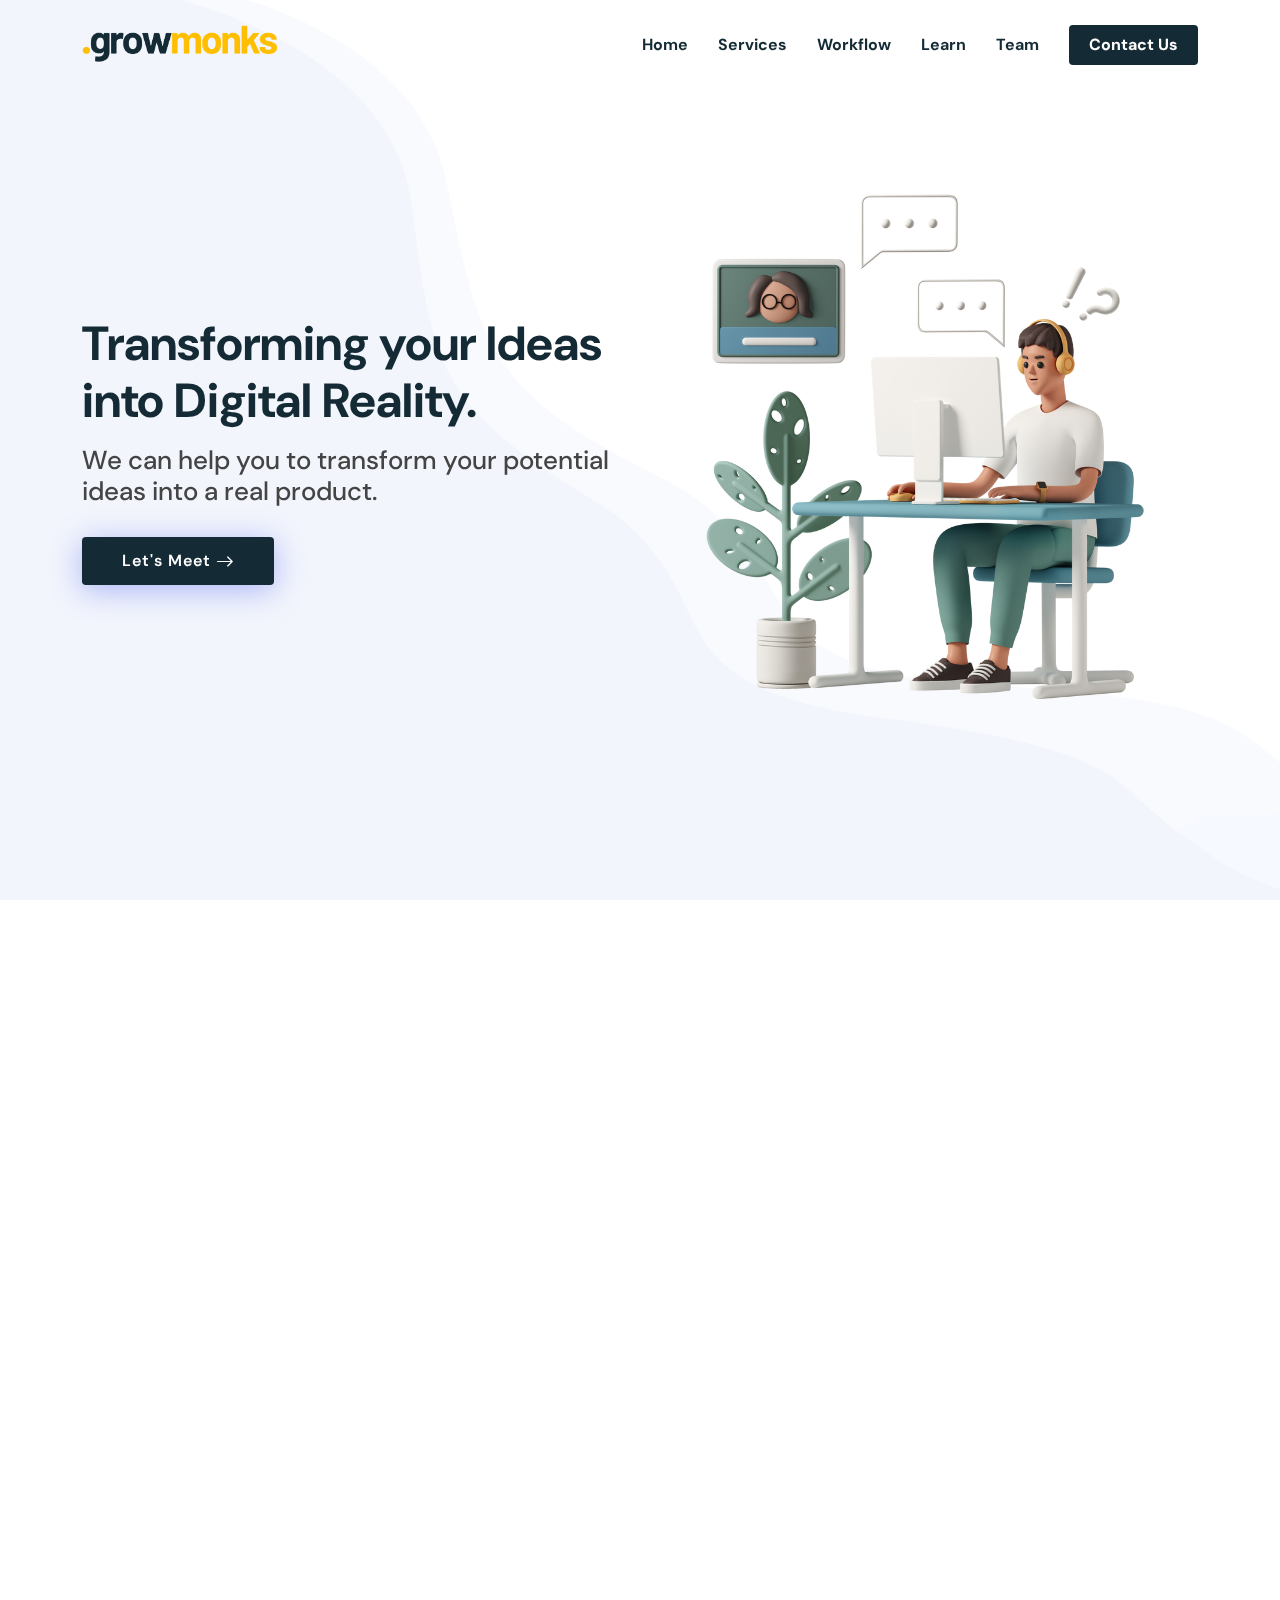
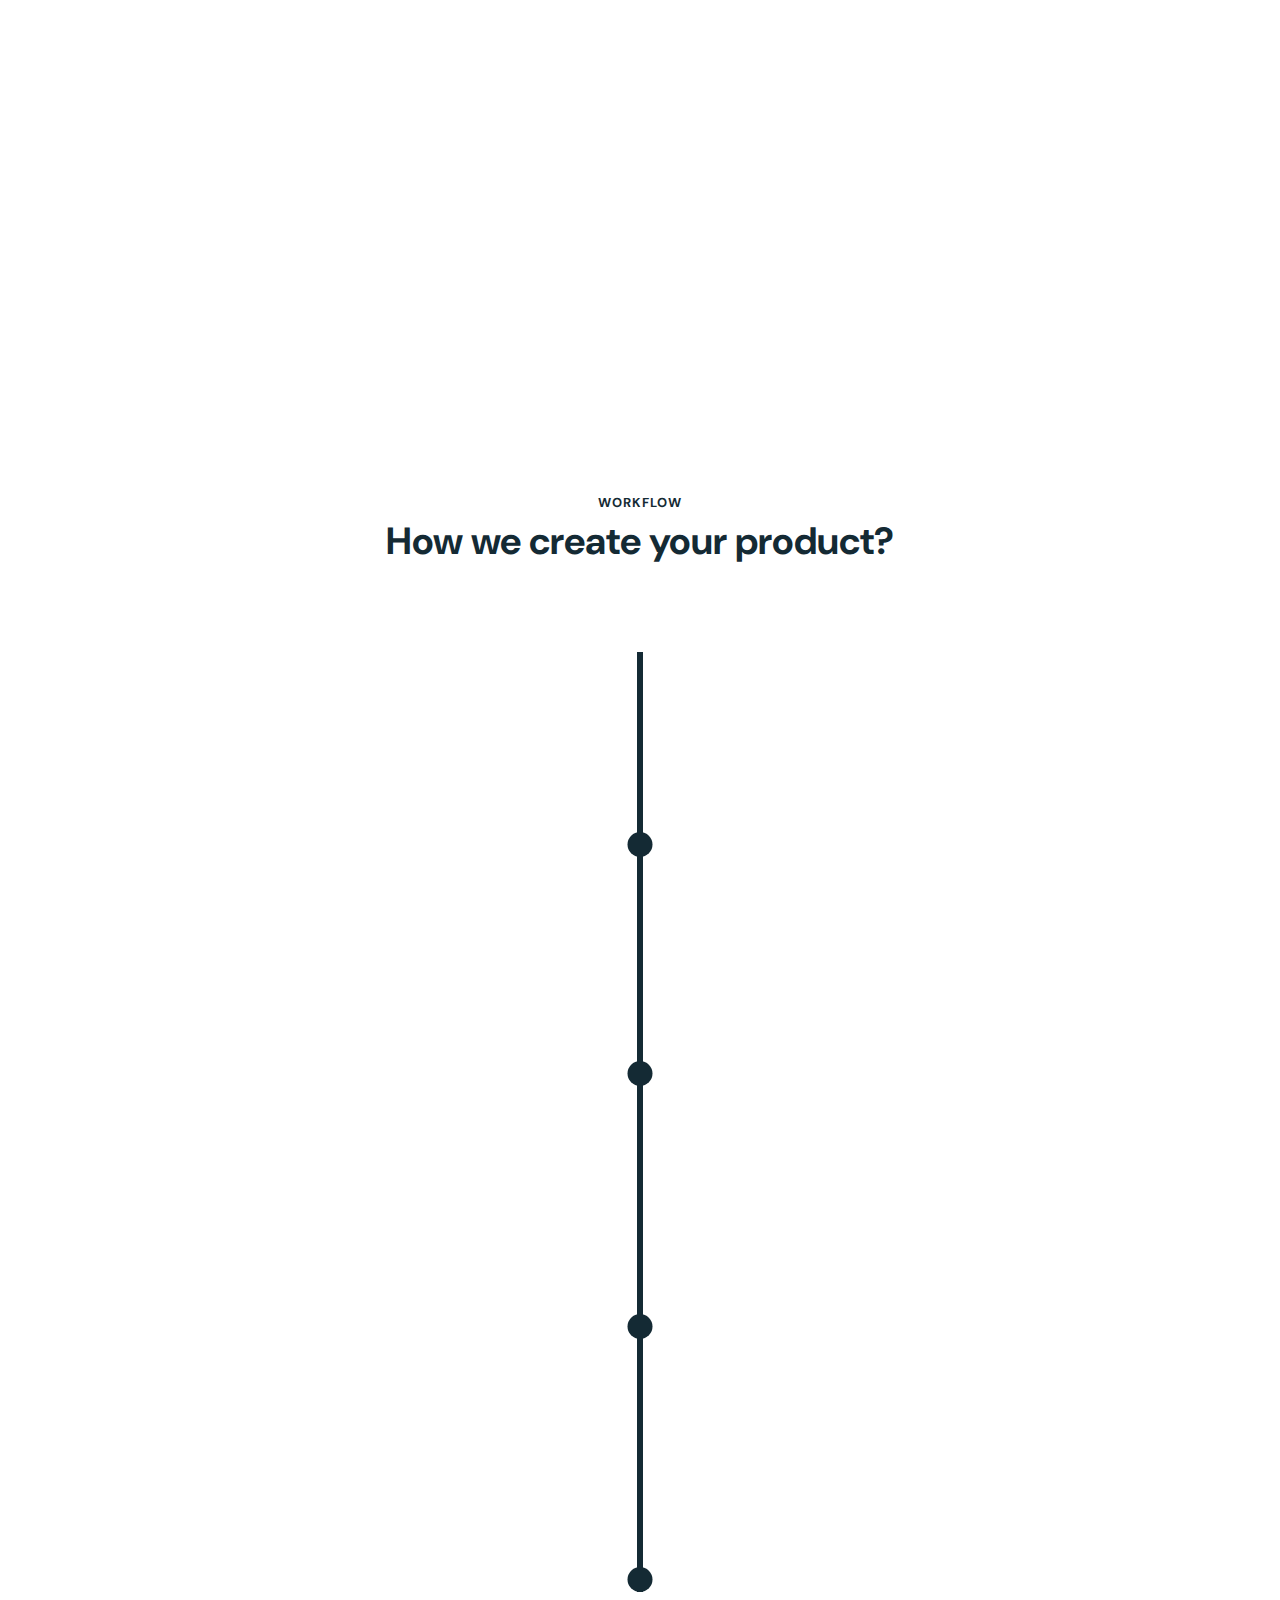
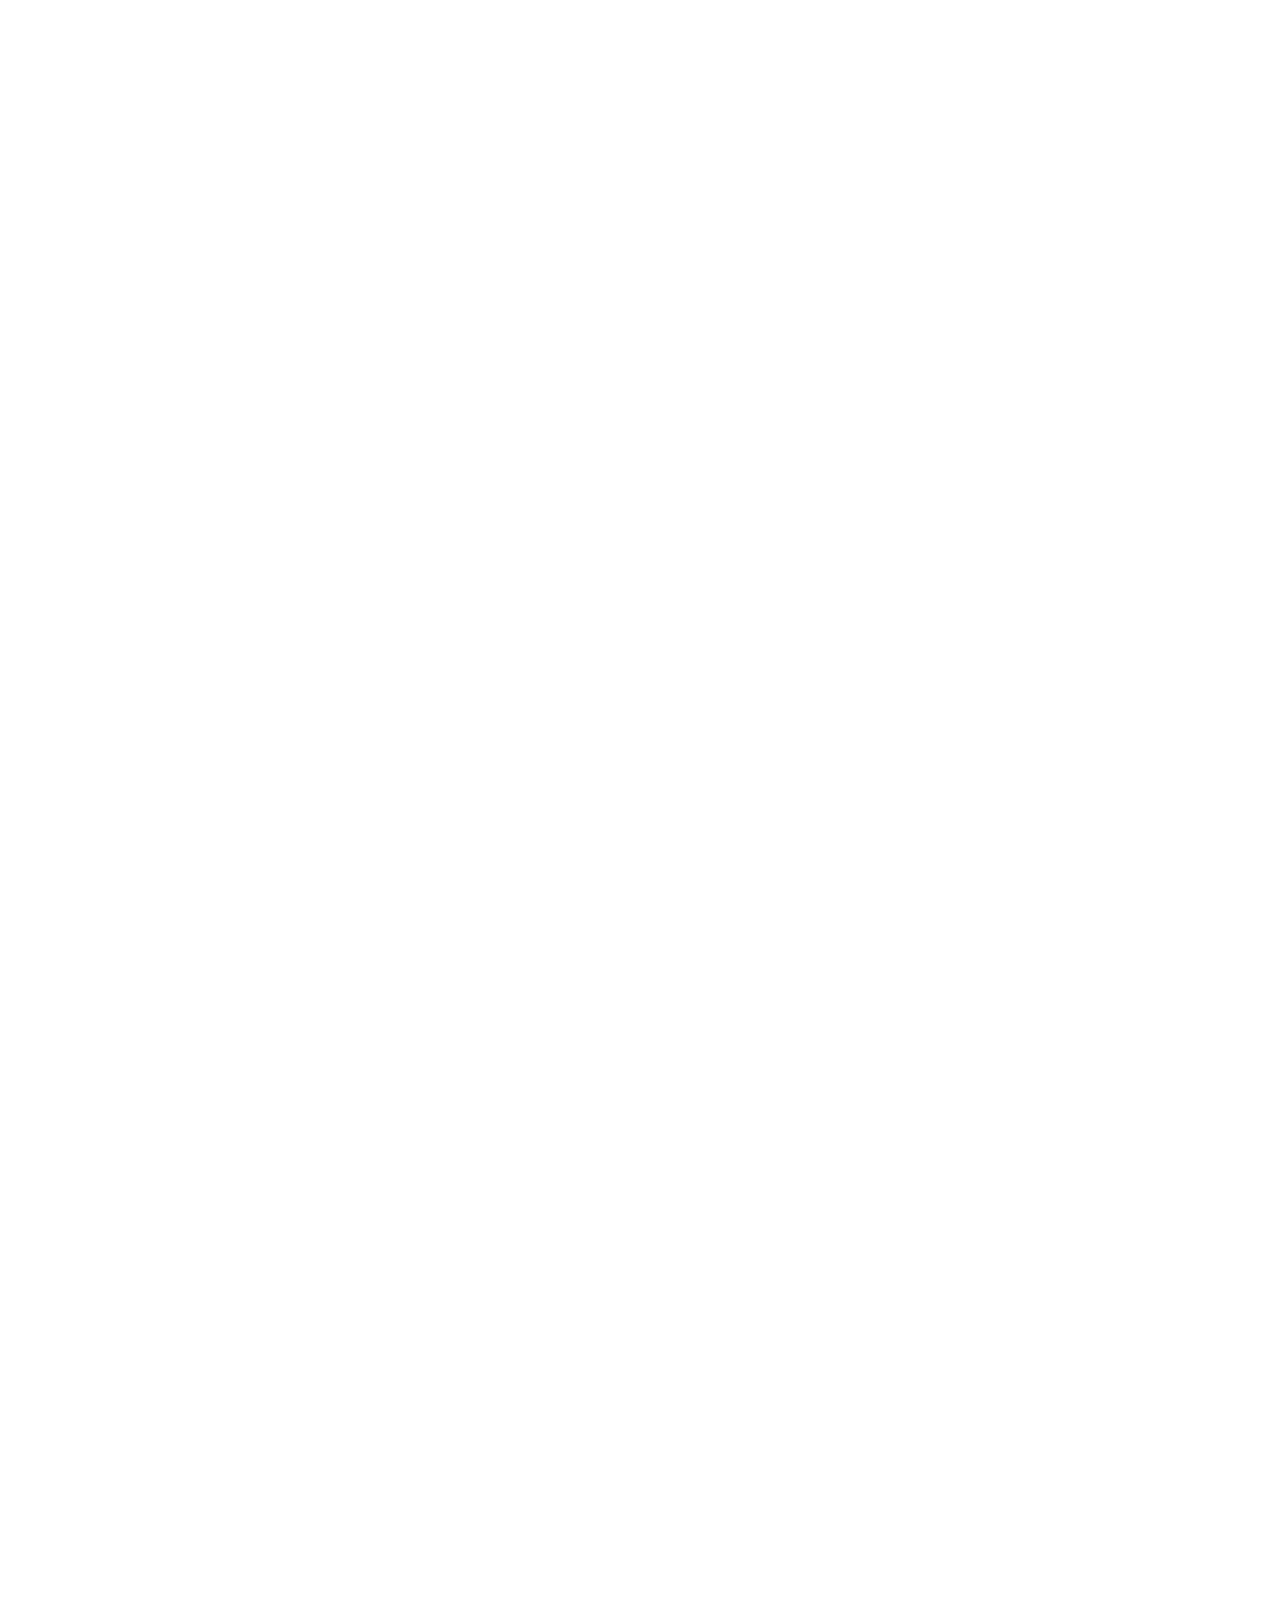
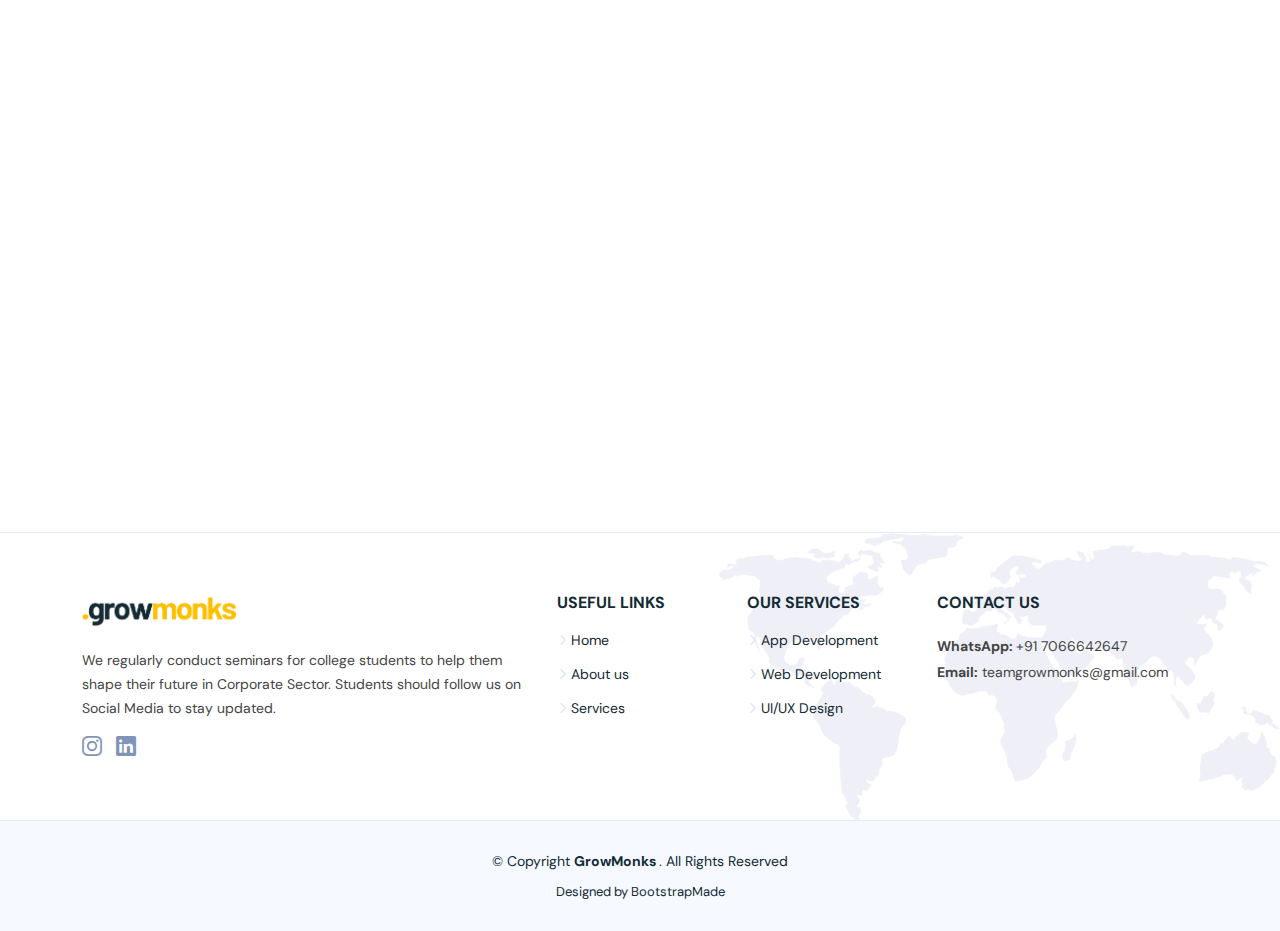
<file: index.html>
<!DOCTYPE html>
<html lang="en">
   <head>
      <meta charset="utf-8" />
      <meta content="width=device-width, initial-scale=1.0" name="viewport" />
      <title>GrowMonks - Designing and Developing Best Quality Products</title>
      <meta content="" name="description" />
      <meta content="" name="keywords" />
      <!-- Favicons -->
      <link href="assets/img/short-logo.png" rel="icon" />
      <link href="assets/img/short-logo.png" rel="icon" />
      <!-- Google Fonts -->
      <!-- <link href="https://fonts.googleapis.com/css?family=Open+Sans:300,300i,400,400i,600,600i,700,700i|Nunito:300,300i,400,400i,600,600i,700,700i|Poppins:300,300i,400,400i,500,500i,600,600i,700,700i" rel="stylesheet"> -->
      <link href="https://fonts.googleapis.com/css?family=DM+Sans:300,300i,400,400i,600,600i,700,700i" rel="stylesheet" />
      <!-- Vendor CSS Files -->
      <link href="assets/vendor/aos/aos.css" rel="stylesheet" />
      <link href="assets/vendor/bootstrap/css/bootstrap.min.css" rel="stylesheet" />
      <link href="assets/vendor/bootstrap-icons/bootstrap-icons.css" rel="stylesheet" />
      <link href="assets/vendor/glightbox/css/glightbox.min.css" rel="stylesheet" />
      <link href="assets/vendor/remixicon/remixicon.css" rel="stylesheet" />
      <link rel="stylesheet" href="https://use.fontawesome.com/releases/v5.2.0/css/all.css"
         integrity="sha384-hWVjflwFxL6sNzntih27bfxkr27PmbbK/iSvJ+a4+0owXq79v+lsFkW54bOGbiDQ" crossorigin="anonymous">
      <link href="assets/vendor/swiper/swiper-bundle.min.css" rel="stylesheet" />
      <!-- Template Main CSS File -->
      <link href="assets/css/style.css" rel="stylesheet" />
      <!-- =======================================================
         * Template Name: FlexStart - v1.9.0
         * Template URL: https://bootstrapmade.com/flexstart-bootstrap-startup-template/
         * Author: BootstrapMade.com
         * License: https://bootstrapmade.com/license/
         ======================================================== -->
   </head>
   <body>
      <!-- ======= Header ======= -->
      <header id="header" class="header fixed-top">
         <div class="
            container-fluid container-xl
            d-flex
            align-items-center
            justify-content-between
            ">
            <a href="index.html" class="">
               <img width="200px" src="assets/img/logo.png" alt="" />
               <!-- <span>GrowMonks</span> -->
            </a>
            <nav id="navbar" class="navbar">
               <ul>
                  <li>
                     <a class="nav-link scrollto active" href="#hero">Home</a>
                  </li>
                  <li>
                     <a class="nav-link scrollto" href="#services">Services</a>
                  </li>
                  <!-- <li>
                     <a class="nav-link scrollto" href="#values">About</a>
                     </li> -->
                  <li>
                     <a class="nav-link scrollto" href="#timeline">Workflow</a>
                  </li>
                  <li>
                     <a class="nav-link scrollto" href="#banner">Learn</a>
                  </li>
                  <!-- <li><a class="nav-link scrollto" href="#portfolio">Portfolio</a></li> -->
                  <li>
                     <a class="nav-link scrollto" href="#about">Team</a>
                  </li>
                  <!-- <li><a href="blog.html">Blog</a></li> -->
                  <!-- <li class="dropdown"><a href="#"><span>Drop Down</span> <i class="bi bi-chevron-down"></i></a>
                     <ul>
                       <li><a href="#">Drop Down 1</a></li>
                       <li class="dropdown"><a href="#"><span>Deep Drop Down</span> <i class="bi bi-chevron-right"></i></a>
                         <ul>
                           <li><a href="#">Deep Drop Down 1</a></li>
                           <li><a href="#">Deep Drop Down 2</a></li>
                        <li><a href="#">Deep Drop Down 3</a></li>
                           <li><a href="#">Deep Drop Down 4</a></li>
                           <li><a href="#">Deep Drop Down 5</a></li>
                         </ul>
                       </li>
                       <li><a href="#">Drop Down 2</a></li>
                       <li><a href="#">Drop Down 3</a></li>
                       <li><a href="#">Drop Down 4</a></li>
                     </ul>
                     </li> -->
                  <!-- <li><a class="nav-link scrollto" href="#contact">Contact</a></li> -->
                  <li>
                     <a class="getstarted scrollto" href="#contact"> Contact Us</a>
                  </li>
               </ul>
               <i class="bi bi-list mobile-nav-toggle"></i>
            </nav>
            <!-- .navbar -->
         </div>
      </header>
      <!-- End Header -->
      <!-- ======= Hero Section ======= -->
      <section id="hero" class="hero d-flex align-items-center">
         <div class="container">
            <div class="row">
               <div class="col-lg-6 d-flex flex-column justify-content-center">
                  <h1 data-aos="fade-up">
                     Transforming your Ideas into Digital Reality.
                  </h1>
                  <h2 data-aos="fade-up" data-aos-delay="400">
                     We can help you to transform your potential ideas into a real product.
                  </h2>
                 <div data-aos="fade-up" data-aos-delay="600">
   <div class="text-center text-lg-start">
      <a href="https://calendly.com/teamgrowmonks/30min"
      target="_blank"
         class="btn-get-started scrollto d-inline-flex align-items-center justify-content-center align-self-center">
         <span>Let's Meet</span>
         <i class="bi bi-arrow-right"></i>
      </a>
   </div>
</div>

               </div>
               <div class="col-lg-6 hero-img" data-aos="zoom-out" data-aos-delay="200">
                  <img src="assets/img/hero-img2.png" class="img-fluid" alt="" />
               </div>
            </div>
         </div>
      </section>
      <!-- End Hero -->
      <main id="main">
         <!-- ======= Counts Section ======= -->
         <!-- <section id="counts" class="counts">
            <div class="container" data-aos="fade-up">
                                                                  
                                                                                      <div class="row gy-4">
                                                                  
                                                                                          <div class="col-lg-3 col-md-6">
                                                                                              <div class="count-box">
                                                                                                  <i class="bi bi-emoji-smile"></i>
                                                                                                  <div>
                                                                                                      <span data-purecounter-start="0" data-purecounter-end="232" data-purecounter-duration="1" class="purecounter"></span>
                                                                                                      <p>Happy Clients</p>
                                                                                                  </div>
                                                                                              </div>
                                                                                          </div>
                                                                  
                                                                                          <div class="col-lg-3 col-md-6">
                                                                                              <div class="count-box">
                                                                                                  <i class="bi bi-journal-richtext" style="color: #ee6c20;"></i>
                                                                                                  <div>
                                                                                                      <span data-purecounter-start="0" data-purecounter-end="521" data-purecounter-duration="1" class="purecounter"></span>
                                                                                                      <p>Projects</p>
                                                                                                  </div>
                                                                                              </div>
                                                                                          </div>
                                                                  
                                                                                          <div class="col-lg-3 col-md-6">
                                                                                              <div class="count-box">
                                                                                                  <i class="bi bi-headset" style="color: #15be56;"></i>
                                                                                                  <div>
                                                                                                      <span data-purecounter-start="0" data-purecounter-end="1463" data-purecounter-duration="1" class="purecounter"></span>
                                                                                                 <p>Hours Of Support</p>
                                                                                                  </div>
                                                                                              </div>
                                                                                          </div>
                                                                  
                                                                                          <div class="col-lg-3 col-md-6">
                                                                                              <div class="count-box">
                                                                                                  <i class="bi bi-people" style="color: #bb0852;"></i>
                                                                                                  <div>
                                                                                                      <span data-purecounter-start="0" data-purecounter-end="15" data-purecounter-duration="1" class="purecounter"></span>
                                                                                                      <p>Hard Workers</p>
                                                                                                  </div>
                                                                                              </div>
                                                                                          </div>
                                                                  
                                                                                      </div>
                                                                  
                                                                                  </div>
                                                                              </section> -->
         <!-- End Counts Section -->
         <!-- ======= Features Section ======= -->
         <!-- <section id="features" class="features">
            <div class="container" data-aos="fade-up">
            
              <header class="section-header">
                <h2>Features</h2>
                <p>Laboriosam et omnis fuga quis dolor direda fara</p>
              </header>
            
              <div class="row">
            
                <div class="col-lg-6">
                  <img src="assets/img/features.png" class="img-fluid" alt="">
                </div>
            
                <div class="col-lg-6 mt-5 mt-lg-0 d-flex">
                  <div class="row align-self-center gy-4">
            
                    <div class="col-md-6" data-aos="zoom-out" data-aos-delay="200">
                      <div class="feature-box d-flex align-items-center">
                        <i class="bi bi-check"></i>
                        <h3>Eos aspernatur rem</h3>
                      </div>
                    </div>
            
                    <div class="col-md-6" data-aos="zoom-out" data-aos-delay="300">
                      <div class="feature-box d-flex align-items-center">
                        <i class="bi bi-check"></i>
                        <h3>Facilis neque ipsa</h3>
                      </div>
                    </div>
            
                    <div class="col-md-6" data-aos="zoom-out" data-aos-delay="400">
                      <div class="feature-box d-flex align-items-center">
                        <i class="bi bi-check"></i>
                        <h3>Volup amet voluptas</h3>
                      </div>
                    </div>
            
                    <div class="col-md-6" data-aos="zoom-out" data-aos-delay="500">
                      <div class="feature-box d-flex align-items-center">
                        <i class="bi bi-check"></i>
                        <h3>Rerum omnis sint</h3>
                      </div>
                    </div>
            
                    <div class="col-md-6" data-aos="zoom-out" data-aos-delay="600">
                      <div class="feature-box d-flex align-items-center">
                        <i class="bi bi-check"></i>
                        <h3>Alias possimus</h3>
                      </div>
                    </div>
            
                    <div class="col-md-6" data-aos="zoom-out" data-aos-delay="700">
                      <div class="feature-box d-flex align-items-center">
                        <i class="bi bi-check"></i>
                        <h3>Repellendus mollitia</h3>
                      </div>
                    </div>
            
                  </div>
                </div>
            
              </div> -->
         <!-- / row -->
         <!-- Feature Tabs -->
         <!-- <div class="row feture-tabs" data-aos="fade-up">
            <div class="col-lg-6">
              <h3>Neque officiis dolore maiores et exercitationem quae est seda lidera pat claero</h3> -->
         <!-- Tabs -->
         <!-- <ul class="nav nav-pills mb-3">
            <li>
              <a class="nav-link active" data-bs-toggle="pill" href="#tab1">Saepe fuga</a>
            </li>
            <li>
              <a class="nav-link" data-bs-toggle="pill" href="#tab2">Voluptates</a>
            </li>
            <li>
              <a class="nav-link" data-bs-toggle="pill" href="#tab3">Corrupti</a>
            </li>
            </ul> -->
         <!-- End Tabs -->
         <!-- Tab Content -->
         <!-- <div class="tab-content">
            <div class="tab-pane fade show active" id="tab1">
              <p>Consequuntur inventore voluptates consequatur aut vel et. Eos doloribus expedita. Sapiente atque consequatur minima nihil quae aspernatur quo suscipit voluptatem.</p>
              <div class="d-flex align-items-center mb-2">
                <i class="bi bi-check2"></i>
                <h4>Repudiandae rerum velit modi et officia quasi facilis</h4>
              </div>
              <p>Laborum omnis voluptates voluptas qui sit aliquam blanditiis. Sapiente minima commodi dolorum non eveniet magni quaerat nemo et.</p>
              <div class="d-flex align-items-center mb-2">
                <i class="bi bi-check2"></i>
                <h4>Incidunt non veritatis illum ea ut nisi</h4>
              </div>
              <p>Non quod totam minus repellendus autem sint velit. Rerum debitis facere soluta tenetur. Iure molestiae assumenda sunt qui inventore eligendi voluptates nisi at. Dolorem quo tempora. Quia et perferendis.</p>
            </div> -->
         <!-- End Tab 1 Content -->
         <!-- <div class="tab-pane fade show" id="tab2">
            <p>Consequuntur inventore voluptates consequatur aut vel et. Eos doloribus expedita. Sapiente atque consequatur minima nihil quae aspernatur quo suscipit voluptatem.</p>
            <div class="d-flex align-items-center mb-2">
              <i class="bi bi-check2"></i>
              <h4>Repudiandae rerum velit modi et officia quasi facilis</h4>
            </div>
            <p>Laborum omnis voluptates voluptas qui sit aliquam blanditiis. Sapiente minima commodi dolorum non eveniet magni quaerat nemo et.</p>
            <div class="d-flex align-items-center mb-2">
              <i class="bi bi-check2"></i>
              <h4>Incidunt non veritatis illum ea ut nisi</h4>
            </div>
            <p>Non quod totam minus repellendus autem sint velit. Rerum debitis facere soluta tenetur. Iure molestiae assumenda sunt qui inventore eligendi voluptates nisi at. Dolorem quo tempora. Quia et perferendis.</p>
            </div> -->
         <!-- End Tab 2 Content -->
         <!-- <div class="tab-pane fade show" id="tab3">
            <p>Consequuntur inventore voluptates consequatur aut vel et. Eos doloribus expedita. Sapiente atque consequatur minima nihil quae aspernatur quo suscipit voluptatem.</p>
            <div class="d-flex align-items-center mb-2">
              <i class="bi bi-check2"></i>
              <h4>Repudiandae rerum velit modi et officia quasi facilis</h4>
            </div>
            <p>Laborum omnis voluptates voluptas qui sit aliquam blanditiis. Sapiente minima commodi dolorum non eveniet magni quaerat nemo et.</p>
            <div class="d-flex align-items-center mb-2">
              <i class="bi bi-check2"></i>
              <h4>Incidunt non veritatis illum ea ut nisi</h4>
            </div>
            <p>Non quod totam minus repellendus autem sint velit. Rerum debitis facere soluta tenetur. Iure molestiae assumenda sunt qui inventore eligendi voluptates nisi at. Dolorem quo tempora. Quia et perferendis.</p>
            </div> -->
         <!-- End Tab 3 Content -->
         <!-- </div>
            </div>
            
            <div class="col-lg-6">
              <img src="assets/img/features-2.png" class="img-fluid" alt="">
            </div>
            
            </div> -->
         <!-- End Feature Tabs -->
         <!-- Feature Icons -->
         <!-- <div class="row feature-icons" data-aos="fade-up">
            <h3>Ratione mollitia eos ab laudantium rerum beatae quo</h3>
            
            <div class="row">
            
              <div class="col-xl-4 text-center" data-aos="fade-right" data-aos-delay="100">
                <img src="assets/img/features-3.png" class="img-fluid p-4" alt="">
              </div>
            
              <div class="col-xl-8 d-flex content">
                <div class="row align-self-center gy-4">
            
                  <div class="col-md-6 icon-box" data-aos="fade-up">
                    <i class="ri-line-chart-line"></i>
                    <div>
                      <h4>Corporis voluptates sit</h4>
                      <p>Consequuntur sunt aut quasi enim aliquam quae harum pariatur laboris nisi ut aliquip</p>
                    </div>
                  </div>
            
                  <div class="col-md-6 icon-box" data-aos="fade-up" data-aos-delay="100">
                    <i class="ri-stack-line"></i>
                    <div>
                      <h4>Ullamco laboris nisi</h4>
                      <p>Excepteur sint occaecat cupidatat non proident, sunt in culpa qui officia deserunt</p>
                    </div>
                  </div>
            
                  <div class="col-md-6 icon-box" data-aos="fade-up" data-aos-delay="200">
                    <i class="ri-brush-4-line"></i>
                    <div>
                      <h4>Labore consequatur</h4>
                      <p>Aut suscipit aut cum nemo deleniti aut omnis. Doloribus ut maiores omnis facere</p>
                    </div>
                  </div>
            
                  <div class="col-md-6 icon-box" data-aos="fade-up" data-aos-delay="300">
                    <i class="ri-magic-line"></i>
                    <div>
                      <h4>Beatae veritatis</h4>
                      <p>Expedita veritatis consequuntur nihil tempore laudantium vitae denat pacta</p>
                    </div>
                  </div>
            
                  <div class="col-md-6 icon-box" data-aos="fade-up" data-aos-delay="400">
                    <i class="ri-command-line"></i>
                    <div>
                      <h4>Molestiae dolor</h4>
                      <p>Et fuga et deserunt et enim. Dolorem architecto ratione tensa raptor marte</p>
                    </div>
                  </div>
            
                  <div class="col-md-6 icon-box" data-aos="fade-up" data-aos-delay="500">
                    <i class="ri-radar-line"></i>
                    <div>
                      <h4>Explicabo consectetur</h4>
                      <p>Est autem dicta beatae suscipit. Sint veritatis et sit quasi ab aut inventore</p>
                    </div>
                  </div>
            
                </div>
              </div>
            
            </div> -->
         <!-- </div> -->
         <!-- End Feature Icons -->
         <!-- </div> -->
         <!-- </section> -->
         <!-- End Features Section -->
         <!-- ======= Services Section ======= -->
    
<section id="services" class="services">
   <div class="container" data-aos="fade-up">
      <header class="section-header">
         <h2>Services</h2>
         <p>Which services do we offer?</p>
      </header>
      <div class="row gy-4">
         <div class="col-lg-6" data-aos="fade-up" data-aos-delay="200">
            <div class="service-box blue">
               <i class="ri-lightbulb-fill icon"></i>
               <h3>Light</h3>
               <p>
                  In our <strong class="blue">Light</strong> service, we engage closely with founders to explore their ideas and develop a <strong class="blue">solid foundation</strong> for their products. Through in-depth discussions and meticulous planning, we combine our expertise with their vision, crafting a comprehensive strategy that encompasses both their requirements and our own innovative insights.
               </p>
               <!-- <a href="#" class="read-more">
                  <span>Read More</span>
                  <i class="bi bi-arrow-right"></i>
                  </a> -->
            </div>
         </div>
         <div class="col-lg-6" data-aos="fade-up" data-aos-delay="300">
            <div class="service-box orange">
               <i class="ri-tools-fill icon"></i>
               <h3>LaunchPad</h3>
               <p>
                  With our <strong class="orange">LaunchPad</strong> service, we take the product vision discussed during the Alpha phase and transform it into a <strong class="orange">Minimum Viable Product (MVP)</strong>. Following a well-defined roadmap and milestone-driven approach, we guide our clients through each stage of the development process.
               </p>
               <!-- <a href="#" class="read-more">
                  <span>Read More</span>
                  <i class="bi bi-arrow-right"></i>
                  </a> -->
            </div>
         </div>
         <div class="col-lg-6" data-aos="fade-up" data-aos-delay="400">
            <div class="service-box green">
              <i class="ri-globe-fill icon"></i>
               <h3>Velocity</h3>
               <p>
                  The service is designed to assist clients in scaling their products from a modest user base to millions of users. We provide comprehensive support in setting up <strong class="green">DevOps pipelines</strong>, configuring robust <strong class="green">cloud infrastructure</strong>, and implementing efficient systems to ensure seamless customer experiences. By optimizing performance, enhancing scalability, and integrating automated processes.
               </p>
               <!-- <a href="#" class="read-more">
                  <span>Read More</span>
                  <i class="bi bi-arrow-right"></i>
                  </a> -->
            </div>
         </div>
         <div class="col-lg-6" data-aos="fade-up" data-aos-delay="400">
            <div class="service-box purple">
             <i class="ri-shield-check-fill icon"></i>
               <h3>Nexus</h3>
               <p>
                 Here we offer reliable and efficient <strong class="purple">software maintenance solutions</strong>. Whether it's an existing software application or a newly developed system, we provide ongoing support, <strong class="purple">bug fixing</strong>, and <strong class="purple">security enhancements</strong>. Our expert team specializes in creating valuable <strong class="purple">add-ons</strong> to extend the functionality and usability of the software.
               </p>
               <!-- <a href="#" class="read-more">
                  <span>Read More</span>
                  <i class="bi bi-arrow-right"></i>
                  </a> -->
            </div>
         </div>
      </div>
   </div>
</section>



         <!-- End Services Section -->
         <!-- ======= Pricing Section ======= -->
         <!-- <section id="pricing" class="pricing">
            <div class="container" data-aos="fade-up">
            
              <header class="section-header">
                <h2>Pricing</h2>
                <p>Check our Pricing</p>
              </header>
            
              <div class="row gy-4" data-aos="fade-left">
            
                <div class="col-lg-3 col-md-6" data-aos="zoom-in" data-aos-delay="100">
                  <div class="box">
                    <h3 style="color: #07d5c0;">Free Plan</h3>
                    <div class="price"><sup>$</sup>0<span> / mo</span></div>
                    <img src="assets/img/pricing-free.png" class="img-fluid" alt="">
                    <ul>
                      <li>Aida dere</li>
                      <li>Nec feugiat nisl</li>
                      <li>Nulla at volutpat dola</li>
                      <li class="na">Pharetra massa</li>
                      <li class="na">Massa ultricies mi</li>
                    </ul>
                    <a href="#" class="btn-buy">Buy Now</a>
                  </div>
                </div>
            
                <div class="col-lg-3 col-md-6" data-aos="zoom-in" data-aos-delay="200">
                  <div class="box">
                    <span class="featured">Featured</span>
                    <h3 style="color: #65c600;">Starter Plan</h3>
                    <div class="price"><sup>$</sup>19<span> / mo</span></div>
                    <img src="assets/img/pricing-starter.png" class="img-fluid" alt="">
                    <ul>
                      <li>Aida dere</li>
                      <li>Nec feugiat nisl</li>
                      <li>Nulla at volutpat dola</li>
                      <li>Pharetra massa</li>
                      <li class="na">Massa ultricies mi</li>
                    </ul>
                    <a href="#" class="btn-buy">Buy Now</a>
                  </div>
                </div>
            
                <div class="col-lg-3 col-md-6" data-aos="zoom-in" data-aos-delay="300">
                  <div class="box">
                    <h3 style="color: #ff901c;">Business Plan</h3>
                    <div class="price"><sup>$</sup>29<span> / mo</span></div>
                    <img src="assets/img/pricing-business.png" class="img-fluid" alt="">
                    <ul>
                      <li>Aida dere</li>
                      <li>Nec feugiat nisl</li>
                      <li>Nulla at volutpat dola</li>
                      <li>Pharetra massa</li>
                      <li>Massa ultricies mi</li>
                    </ul>
                    <a href="#" class="btn-buy">Buy Now</a>
                  </div>
                </div>
            
                <div class="col-lg-3 col-md-6" data-aos="zoom-in" data-aos-delay="400">
                  <div class="box">
                    <h3 style="color: #ff0071;">Ultimate Plan</h3>
                    <div class="price"><sup>$</sup>49<span> / mo</span></div>
                    <img src="assets/img/pricing-ultimate.png" class="img-fluid" alt="">
                    <ul>
                      <li>Aida dere</li>
                      <li>Nec feugiat nisl</li>
                      <li>Nulla at volutpat dola</li>
                      <li>Pharetra massa</li>
                      <li>Massa ultricies mi</li>
                    </ul>
                    <a href="#" class="btn-buy">Buy Now</a>
                  </div>
                </div>
            
              </div>
            
            </div>
            
            </section> -->
         <!-- End Pricing Section -->
         <!-- ======= F.A.Q Section ======= -->
         <!-- <section id="faq" class="faq">
            <div class="container" data-aos="fade-up">
            
              <header class="section-header">
                <h2>F.A.Q</h2>
                <p>Frequently Asked Questions</p>
              </header>
            
              <div class="row">
                <div class="col-lg-6"> -->
         <!-- F.A.Q List 1-->
         <!-- <div class="accordion accordion-flush" id="faqlist1">
            <div class="accordion-item">
              <h2 class="accordion-header">
                <button class="accordion-button collapsed" type="button" data-bs-toggle="collapse" data-bs-target="#faq-content-1">
                  Non consectetur a erat nam at lectus urna duis?
                </button>
              </h2>
              <div id="faq-content-1" class="accordion-collapse collapse" data-bs-parent="#faqlist1">
                <div class="accordion-body">
                  Feugiat pretium nibh ipsum consequat. Tempus iaculis urna id volutpat lacus laoreet non curabitur gravida. Venenatis lectus magna fringilla urna porttitor rhoncus dolor purus non.
                </div>
              </div>
            </div>
            
            <div class="accordion-item">
              <h2 class="accordion-header">
                <button class="accordion-button collapsed" type="button" data-bs-toggle="collapse" data-bs-target="#faq-content-2">
                  Feugiat scelerisque varius morbi enim nunc faucibus a pellentesque?
                </button>
              </h2>
              <div id="faq-content-2" class="accordion-collapse collapse" data-bs-parent="#faqlist1">
                <div class="accordion-body">
                  Dolor sit amet consectetur adipiscing elit pellentesque habitant morbi. Id interdum velit laoreet id donec ultrices. Fringilla phasellus faucibus scelerisque eleifend donec pretium. Est pellentesque elit ullamcorper dignissim. Mauris ultrices eros in cursus turpis massa tincidunt dui.
                </div>
              </div>
            </div>
            
            <div class="accordion-item">
              <h2 class="accordion-header">
                <button class="accordion-button collapsed" type="button" data-bs-toggle="collapse" data-bs-target="#faq-content-3">
                  Dolor sit amet consectetur adipiscing elit pellentesque habitant morbi?
                </button>
              </h2>
              <div id="faq-content-3" class="accordion-collapse collapse" data-bs-parent="#faqlist1">
                <div class="accordion-body">
                  Eleifend mi in nulla posuere sollicitudin aliquam ultrices sagittis orci. Faucibus pulvinar elementum integer enim. Sem nulla pharetra diam sit amet nisl suscipit. Rutrum tellus pellentesque eu tincidunt. Lectus urna duis convallis convallis tellus. Urna molestie at elementum eu facilisis sed odio morbi quis
                </div>
              </div>
            </div>
            
            </div>
            </div>
            
            <div class="col-lg-6"> -->
         <!-- F.A.Q List 2-->
         <!-- <div class="accordion accordion-flush" id="faqlist2">
            <div class="accordion-item">
              <h2 class="accordion-header">
                <button class="accordion-button collapsed" type="button" data-bs-toggle="collapse" data-bs-target="#faq2-content-1">
                  Ac odio tempor orci dapibus. Aliquam eleifend mi in nulla?
                </button>
              </h2>
              <div id="faq2-content-1" class="accordion-collapse collapse" data-bs-parent="#faqlist2">
                <div class="accordion-body">
                  Dolor sit amet consectetur adipiscing elit pellentesque habitant morbi. Id interdum velit laoreet id donec ultrices. Fringilla phasellus faucibus scelerisque eleifend donec pretium. Est pellentesque elit ullamcorper dignissim. Mauris ultrices eros in cursus turpis massa tincidunt dui.
                </div>
              </div>
            </div>
            
            <div class="accordion-item">
              <h2 class="accordion-header">
                <button class="accordion-button collapsed" type="button" data-bs-toggle="collapse" data-bs-target="#faq2-content-2">
                  Tempus quam pellentesque nec nam aliquam sem et tortor consequat?
                </button>
              </h2>
              <div id="faq2-content-2" class="accordion-collapse collapse" data-bs-parent="#faqlist2">
                <div class="accordion-body">
                  Molestie a iaculis at erat pellentesque adipiscing commodo. Dignissim suspendisse in est ante in. Nunc vel risus commodo viverra maecenas accumsan. Sit amet nisl suscipit adipiscing bibendum est. Purus gravida quis blandit turpis cursus in
                </div>
              </div>
            </div>
            
            <div class="accordion-item">
              <h2 class="accordion-header">
                <button class="accordion-button collapsed" type="button" data-bs-toggle="collapse" data-bs-target="#faq2-content-3">
                  Varius vel pharetra vel turpis nunc eget lorem dolor?
                </button>
              </h2>
              <div id="faq2-content-3" class="accordion-collapse collapse" data-bs-parent="#faqlist2">
                <div class="accordion-body">
                  Laoreet sit amet cursus sit amet dictum sit amet justo. Mauris vitae ultricies leo integer malesuada nunc vel. Tincidunt eget nullam non nisi est sit amet. Turpis nunc eget lorem dolor sed. Ut venenatis tellus in metus vulputate eu scelerisque. Pellentesque diam volutpat commodo sed egestas egestas fringilla phasellus faucibus. Nibh tellus molestie nunc non blandit massa enim nec.
                </div>
              </div>
            </div>
            
            </div>
            </div>
            
            </div>
            
            </div>
            
            </section> -->
         <!-- End F.A.Q Section -->
         <!-- ======= Portfolio Section ======= -->
         <!-- <section id="portfolio" class="portfolio"> <div class="container" data-aos="fade-up">
            <header class="section-header">
                <h2>Portfolio</h2>
                <p>Check our work</p>
            </header>
            
            <div class="row" data-aos="fade-up" data-aos-delay="100">
                <div class="col-lg-12 d-flex justify-content-center">
                    <ul id="portfolio-flters">
                        <li id="all" data-filter="*" class="filter-active">All</li>
            
                        <li id="app" data-filter=".filter-app">Apps</li>
                        <li id="web" data-filter=".filter-web">Websites</li>
                        <li id="uiux" data-filter=".filter-uiux">UI/UX</li>
                    </ul>
                </div>
            </div>
            
            <div class="row gy-4 portfolio-container" data-aos="fade-up" data-aos-delay="200">
                <div id="portfolioElement"></div>
            </div>
            </div>
            </section> -->
         <!-- End Portfolio Section -->
         <!-- Timeline -->
         <div id="content-desktop">
            <section class="timeline">
               <header class="section-header">
                  <h2>Workflow</h2>
                  <p>How we create your product?</p>
               </header>
               <div class="timeline-content">
                  <ul>
                     <li>
                        <div>
                           <time>Ideation</time>
                           <p>We begin with an in-detailed meeting with the client to get all the information about the idea, tech
                              feasibility, approximate timeline and budget.
                           </p>
                        </div>
                     </li>
                     <li>
                        <div>
                           <time>Designing & Wireframing</time>
                           <p> Our Creative Design Team will take the inputs and come up with the modern and unique design for the
                              product using Figma Software, the design is then approved by the client.
                           </p>
                        </div>
                     </li>
                     <li>
                        <div>
                           <time>MVP/Product Development</time>
                           <p> The approved design is given to Development Team which will use industry standard code structure to
                              complete the MVP stage for approval by client and then final production stage for testing.
                           </p>
                        </div>
                     </li>
                     <li>
                        <div>
                           <time>Testing & Submission</time>
                           <p>The app/website is then extensively tested before submission. After testing the client approves the
                              product and the final submission is made on Play/App Store in case of apps and web hosting for web
                              projects.
                           </p>
                        </div>
                     </li>
                  </ul>
               </div>
            </section>
         </div>
         <div id="content-mobile">
         </div>
         <!-- Timeline -->
         <!-- ======= Clients Section ======= -->
         <section id="clients" class="clients">
            <div class="container" data-aos="fade-up">
               <header class="section-header">
                  <h2>TechStack</h2>
                  <p>What we use!</p>
               </header>
               <!-- <div class="wrapper">
                  <img class="bubble one float" src="http://images.cnlive18.com/1583/2.jpg"/>
                  <img class="bubble two float" src="http://images.cnlive18.com/1583/2.jpg"/>
                  <img class="bubble three float" src="http://images.cnlive18.com/1583/3.jpg"/>
                  <img class="bubble four float" src="http://images.cnlive18.com/1583/4.jpg"/>
                  <img class="bubble five float" src="http://images.cnlive18.com/1583/5.jpg"/>
                  <img class="bubble six float" src="http://images.cnlive18.com/1583/6.jpg"/>
                  <img class="bubble seven float" src="http://images.cnlive18.com/1583/7.jpg"/>
                  <img class="bubble eight float" src="http://images.cnlive18.com/1583/8.jpg"/>
                                                                                           
                  </div> -->
               <div class="image-wrap"></div>
               <div class="clients-slider swiper">
                  <div class="swiper-wrapper align-items-center">
                     <div class="swiper-slide">
                        <img src="assets/img/clients/client-1.png" class="img-fluid" alt="" />
                     </div>
                     <div class="swiper-slide">
                        <img src="assets/img/clients/client-2.png" class="img-fluid" alt="" />
                     </div>
                     <div class="swiper-slide">
                        <img src="assets/img/clients/client-3.png" class="img-fluid" alt="" />
                     </div>
                     <div class="swiper-slide">
                        <img src="assets/img/clients/client-4.png" class="img-fluid" alt="" />
                     </div>
                     <div class="swiper-slide">
                        <img src="assets/img/clients/client-5.png" class="img-fluid" alt="" />
                     </div>
                     <div class="swiper-slide">
                        <img src="assets/img/clients/client-6.png" class="img-fluid" alt="" />
                     </div>
                     <div class="swiper-slide">
                        <img src="assets/img/clients/client-7.png" class="img-fluid" alt="" />
                     </div>
                     <div class="swiper-slide">
                        <img src="assets/img/clients/client-8.png" class="img-fluid" alt="" />
                     </div>
                  </div>
                  <br />
                  <div class="swiper-pagination"></div>
               </div>
            </div>
         </section>
         <!-- End Clients Section -->
         <!-- ======= Values Section ======= -->
         <section id="values" class="values">
            <div class="container" data-aos="fade-up">
               <header class="section-header">
                  <h2>Our Values</h2>
                  <p>Why are we trustworthy?</p>
               </header>
               <div class="row">
                  <div class="col-lg-4" data-aos="fade-up" data-aos-delay="200">
                     <div class="box">
                        <img src="assets/img/values-1.png" class="img-fluid" alt="" />
                        <h3>Value for money</h3>
                        <p>
                           We take care of the fact that client's money is not grown on trees. We reflect 100% value of money in
                           our work.
                        </p>
                     </div>
                  </div>
                  <div class="col-lg-4 mt-4 mt-lg-0" data-aos="fade-up" data-aos-delay="400">
                     <div class="box">
                        <img src="assets/img/values-2.png" class="img-fluid" alt="" />
                        <h3>Innovative Minds</h3>
                        <p>
                           We are a group of young & innovative freelancers, who understand trends from users perspective.
                        </p>
                     </div>
                  </div>
                  <div class="col-lg-4 mt-4 mt-lg-0" data-aos="fade-up" data-aos-delay="600">
                     <div class="box">
                        <img src="assets/img/values-3.png" class="img-fluid" alt="" />
                        <h3>Respecting Deadlines</h3>
                        <p>
                           We value client's time more than their money. Meeting deadlines is the key value which we follow at
                           GrowMonks
                        </p>
                     </div>
                  </div>
               </div>
            </div>
         </section>
         <!-- End Values Section -->
         <!-- Learn -->
         <!-- <link href="https://maxcdn.bootstrapcdn.com/bootstrap/3.4.1/css/bootstrap.min.css" rel="stylesheet"/> -->
         <!-- <section id="banner" class="banner">
            <a href="https://www.youtube.com/channel/UCBlphb6_k7X1P28OCYXMsWg">
              <img class="flowerImg" src="assets/img/banner.png">
            </a>
            
            </section> -->
         <!-- Learn -->
         <!-- ======= Contact Section ======= -->
         <section id="contact" class="contact">
            <div class="container" data-aos="fade-up">
               <header class="section-header">
                  <h2>Contact</h2>
                  <p>Contact Us</p>
               </header>
               <div class="row gy-4">
                  <div class="col-lg-6">
                     <div class="row gy-4">
                        <div class="col-md-6">
                           <div class="info-box">
                              <i class="bi bi-geo-alt"></i>
                              <h3>Address</h3>
                              <p>
                                 Pune, Maharashtra
                                 <br /> India
                              </p>
                           </div>
                        </div>
                        <div class="col-md-6">
                           <div class="info-box">
                              <i class="bi bi-whatsapp"></i>
                              <h3>WhatsApp Us</h3>
                              <p>+91 7066642647</p>
                           </div>
                        </div>
                        <div class="col-md-6">
                           <div class="info-box">
                              <i class="bi bi-envelope"></i>
                              <h3>Email Us</h3>
                              <p>teamgrowmonks@gmail.com</p>
                           </div>
                        </div>
                        <div class="col-md-6">
                           <div class="info-box">
                              <i class="bi bi-clock"></i>
                              <h3>Open Hours</h3>
                              <p>All 7 Days<br />11:00AM - 9:00PM</p>
                           </div>
                        </div>
                     </div>
                  </div>
                  <div style="background-color: #fafbff" class="col-lg-6">
                     <!-- <div class="m-2" id="tripetto"></div>
                        <script src="https://cdn.jsdelivr.net/npm/tripetto-runner-foundation"></script>
                        <script src="https://cdn.jsdelivr.net/npm/tripetto-runner-classic"></script>
                        <script src="https://cdn.jsdelivr.net/npm/tripetto-services"></script>
                        <script>
                          var tripetto = TripettoServices.init({
                            token:
                              "eyJhbGciOiJIUzI1NiIsInR5cCI6IkpXVCJ9.eyJ1c2VyIjoiNnNwSEZYLy83L0diUHhKSUZwa25zNEtDN2xSVzBmQkRnSmNvVlhad0FQST0iLCJkZWZpbml0aW9uIjoiZi9GeUpVdjdsaWQyUTNoVnphTCsyVEdUL21aeWpqVFF1UFMyVXc1dVFZRT0iLCJ0eXBlIjoiY29sbGVjdCJ9.GTKT7zuuPT9Z4lf9d6KYlrDVYHMJFWkPH7JY0p4KQrw",
                          });
                        
                          TripettoClassic.run({
                            element: document.getElementById("tripetto"),
                            definition: tripetto.definition,
                            styles: tripetto.styles,
                            l10n: tripetto.l10n,
                            locale: tripetto.locale,
                            translations: tripetto.translations,
                            attachments: tripetto.attachments,
                            onSubmit: tripetto.onSubmit,
                          });
                        </script> -->
                     <iframe
                        src="https://docs.google.com/forms/d/e/1FAIpQLScrXY3eWqaEOhonJmZ2MwGUk4wKcaWFW6iS7-DGKGId0BEt0A/viewform?embedded=true"
                        width="640" height="800" frameborder="0" marginheight="0" marginwidth="0">Loading…</iframe>
                     <!-- <form action="forms/contact.php" method="post" class="php-email-form">
                        <div class="row gy-4">
                        
                            <div class="col-md-6">
                                <input type="text" name="name" class="form-control" placeholder="Your Name" required>
                            </div>
                        
                            <div class="col-md-6 ">
                                <input type="email" class="form-control" name="email" placeholder="Your Email" required>
                            </div>
                        
                            <div class="col-md-12">
                                <input type="text" class="form-control" name="subject" placeholder="Subject" required>
                            </div>
                        
                            <div class="col-md-12">
                                <textarea class="form-control" name="message" rows="6" placeholder="Message" required></textarea>
                            </div>
                        
                            <div class="col-md-12 text-center">
                                <div class="loading">Loading</div>
                                <div class="error-message"></div>
                                <div class="sent-message">Your message has been sent. Thank you!</div>
                        
                                <button type="submit">Send Message</button>
                            </div>
                        
                        </div>
                        </form> -->
                  </div>
               </div>
            </div>
         </section>
         <!-- End Contact Section -->
      </main>
      <!-- End #main -->
      <!-- ======= Footer ======= -->
      <footer id="footer" class="footer">
         <!-- 
            <div class="footer-newsletter">
              <div class="container">
                <div class="row justify-content-center">
                  <div class="col-lg-12 text-center">
                    <h4>Our Newsletter</h4>
                    <p>Tamen quem nulla quae legam multos aute sint culpa legam noster magna</p>
                  </div>
                  <div class="col-lg-6">
                    <form action="" method="post">
                      <input type="email" name="email"><input type="submit" value="Subscribe">
                    </form>
                  </div>
                </div>
              </div>
            </div> -->
         <div class="footer-top">
            <div class="container">
               <div class="row gy-4">
                  <div class="col-lg-5 col-md-12 footer-info">
                     <a href="index.html" class="logo d-flex align-items-center">
                        <img src="assets/img/logo.png" alt="" />
                        <!-- <span>GrowMonks</span> -->
                     </a>
                     <p>
                        We regularly conduct seminars for college students to help them shape their future in Corporate Sector.
                        Students should follow us on Social Media to stay updated.
                     </p>
                     <div class="social-links mt-3">
                        <!-- <a href="#" class="twitter">
                           <i class="bi bi-twitter"></i>
                           </a> -->
                        <a href="https://www.instagram.com/growmonks/" class="instagram">
                        <i class="bi bi-instagram"></i>
                        </a>
                        <a href="https://www.linkedin.com/company/growmonks" class="linkedin">
                        <i class="bi bi-linkedin"></i>
                        </a>
                        <!-- <a href="https://discord.gg/F4sjzSvRk3" class="discord">
                           <i class="bi bi-discord"></i>
                           </a> -->
                     </div>
                  </div>
                  <div class="col-lg-2 col-6 footer-links">
                     <h4>Useful Links</h4>
                     <ul>
                        <li>
                           <i class="bi bi-chevron-right"></i>
                           <a href="#">Home</a>
                        </li>
                        <li>
                           <i class="bi bi-chevron-right"></i>
                           <a href="#values">About us</a>
                        </li>
                        <li>
                           <i class="bi bi-chevron-right"></i>
                           <a href="#services">Services</a>
                        </li>
                        <!-- <li>
                           <i class="bi bi-chevron-right"></i>
                           <a href="#">Terms of service</a>
                           </li>
                           <li>
                           <i class="bi bi-chevron-right"></i>
                           <a href="#">Privacy policy</a>
                           </li> -->
                     </ul>
                  </div>
                  <div class="col-lg-2 col-6 footer-links">
                     <h4>Our Services</h4>
                     <ul>
                        <li>
                           <i class="bi bi-chevron-right"></i>
                           <a href="#services">App Development</a>
                        </li>
                        <li>
                           <i class="bi bi-chevron-right"></i>
                           <a href="#services">Web Development</a>
                        </li>
                        <li>
                           <i class="bi bi-chevron-right"></i>
                           <a href="#services">UI/UX Design</a>
                        </li>
                        <!-- <li>
                           <i class="bi bi-chevron-right"></i>
                           <a href="#services">Content Creation</a>
                           </li>
                           <li>
                           <i class="bi bi-chevron-right"></i>
                           <a href="#services">Digital Marketing</a>
                           </li> -->
                     </ul>
                  </div>
                  <div
                     class="
                     col-lg-3 col-md-12
                     footer-contact
                     text-center text-md-start
                     ">
                     <h4>Contact Us</h4>
                     <p>
                        <!-- A108 Adam Street
                           <br>
                           New York, NY 535022<br>
                           United States
                           <br><br> -->
                        <strong>WhatsApp:
                        </strong> +91 7066642647<br />
                        <strong>Email:</strong> teamgrowmonks@gmail.com
                        <br />
                     </p>
                  </div>
               </div>
            </div>
         </div>
         <div class="container">
            <div class="copyright">
               &copy; Copyright
               <strong>
               <span>GrowMonks</span>
               </strong>. All Rights Reserved
            </div>
            <div class="credits">
               <!-- All the links in the footer should remain intact. -->
               <!-- You can delete the links only if you purchased the pro version. -->
               <!-- Licensing information: https://bootstrapmade.com/license/ -->
               <!-- Purchase the pro version with working PHP/AJAX contact form: https://bootstrapmade.com/flexstart-bootstrap-startup-template/ -->
               Designed by
               <a href="https://bootstrapmade.com/"> BootstrapMade</a>
            </div>
         </div>
      </footer>
      <!-- End Footer -->
      <a href="#" class="back-to-top d-flex align-items-center justify-content-center">
      <i class="bi bi-arrow-up-short"></i>
      </a>
      <!-- Vendor JS Files -->
      <script src="assets/vendor/purecounter/purecounter.js"></script>
      <script src="assets/vendor/aos/aos.js"></script>
      <script src="assets/vendor/bootstrap/js/bootstrap.bundle.min.js"></script>
      <script src="assets/vendor/glightbox/js/glightbox.min.js"></script>
      <script src="assets/vendor/isotope-layout/isotope.pkgd.min.js"></script>
      <script src="assets/vendor/swiper/swiper-bundle.min.js"></script>
      <script src="assets/vendor/php-email-form/validate.js"></script>
      <!-- Template Main JS File -->
      <script src="assets/js/main.js"></script>
      <script type="text/javascript" src="./portfolio-data.js"></script>
   </body>
</html>
</body>
</html>
</file>
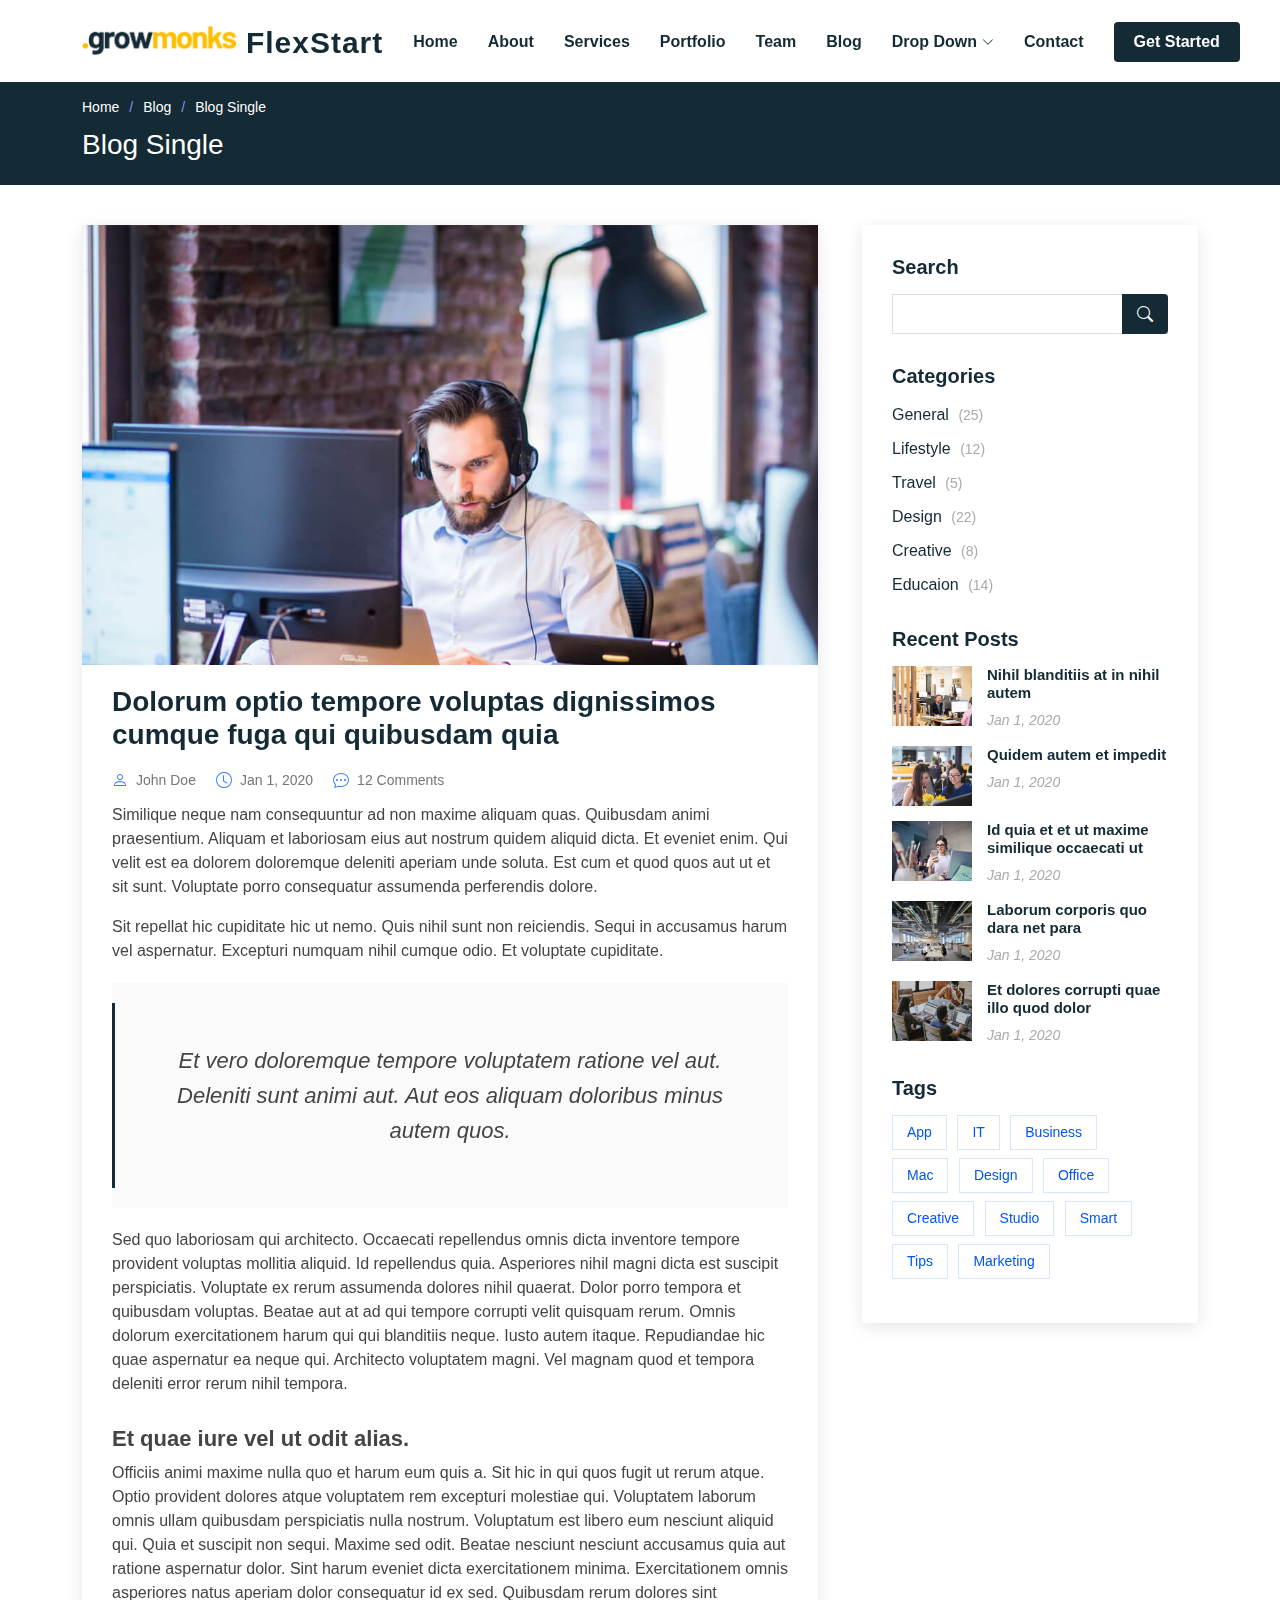
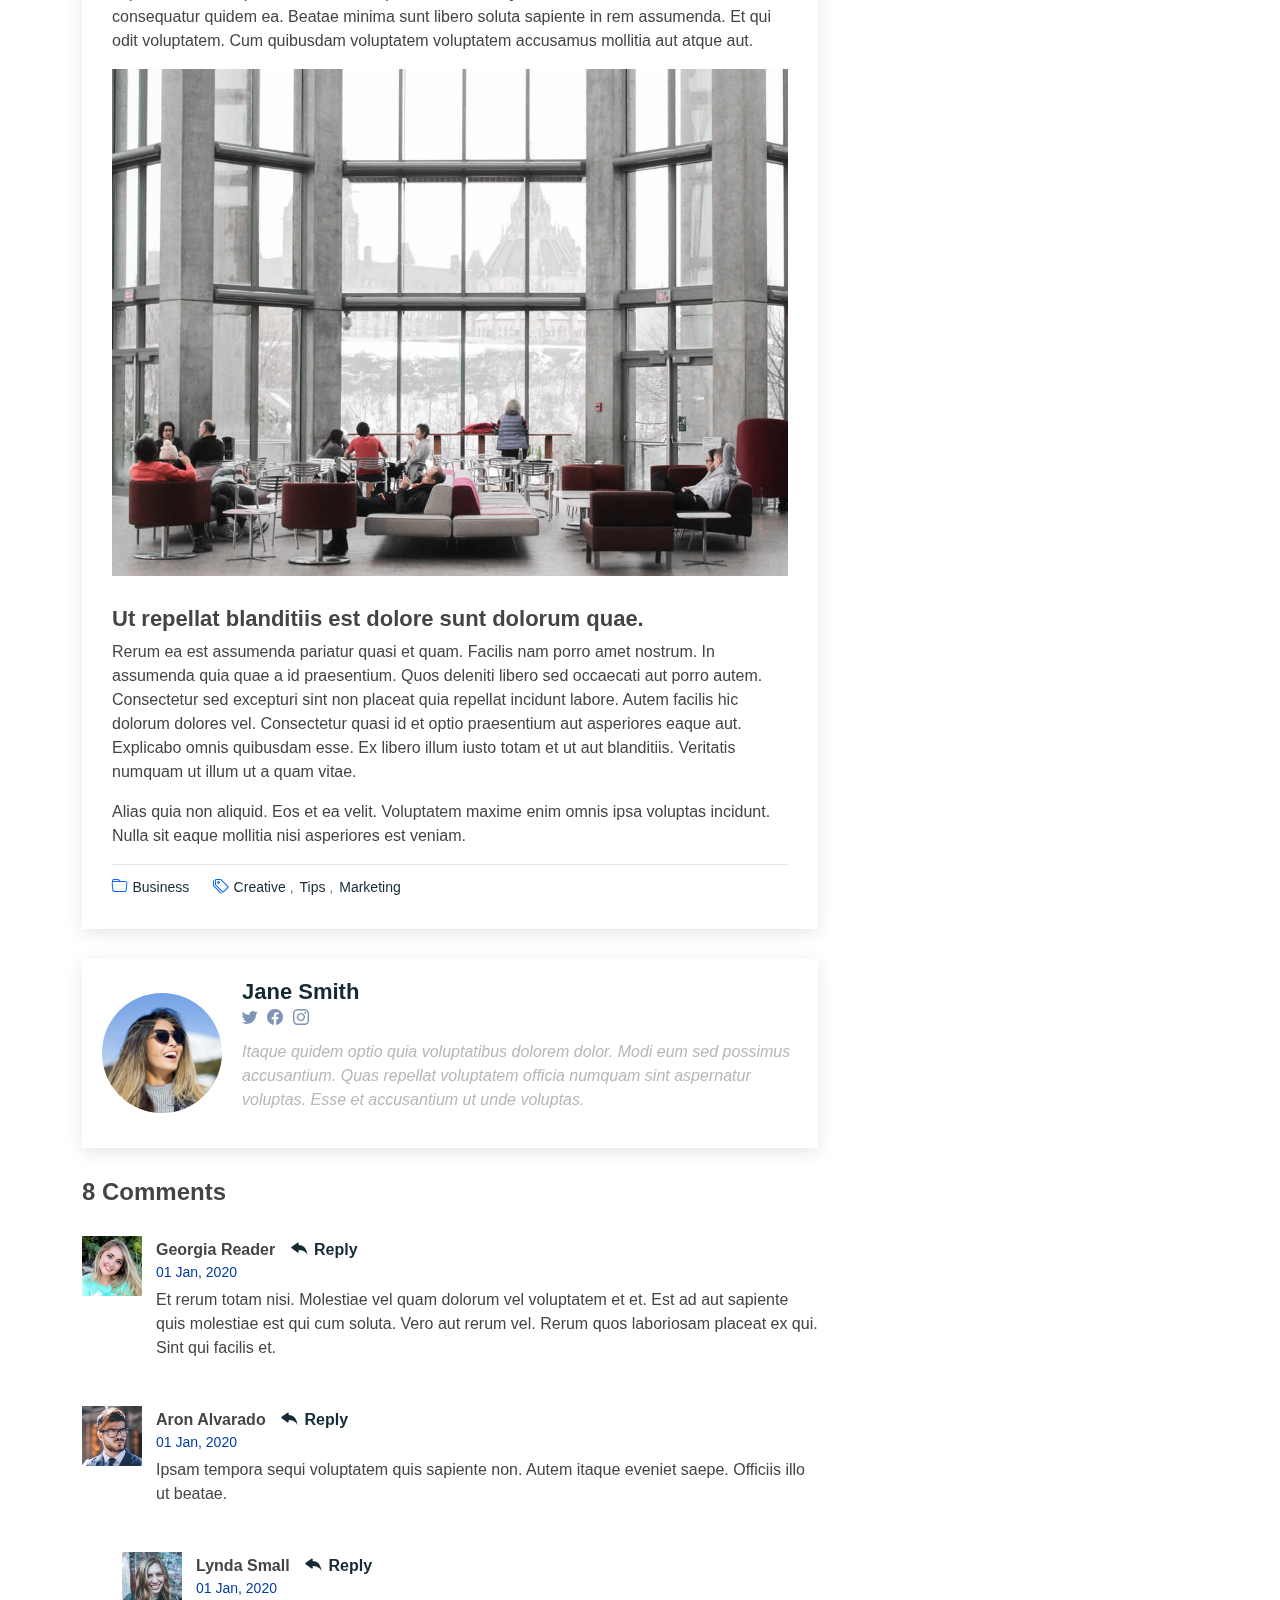
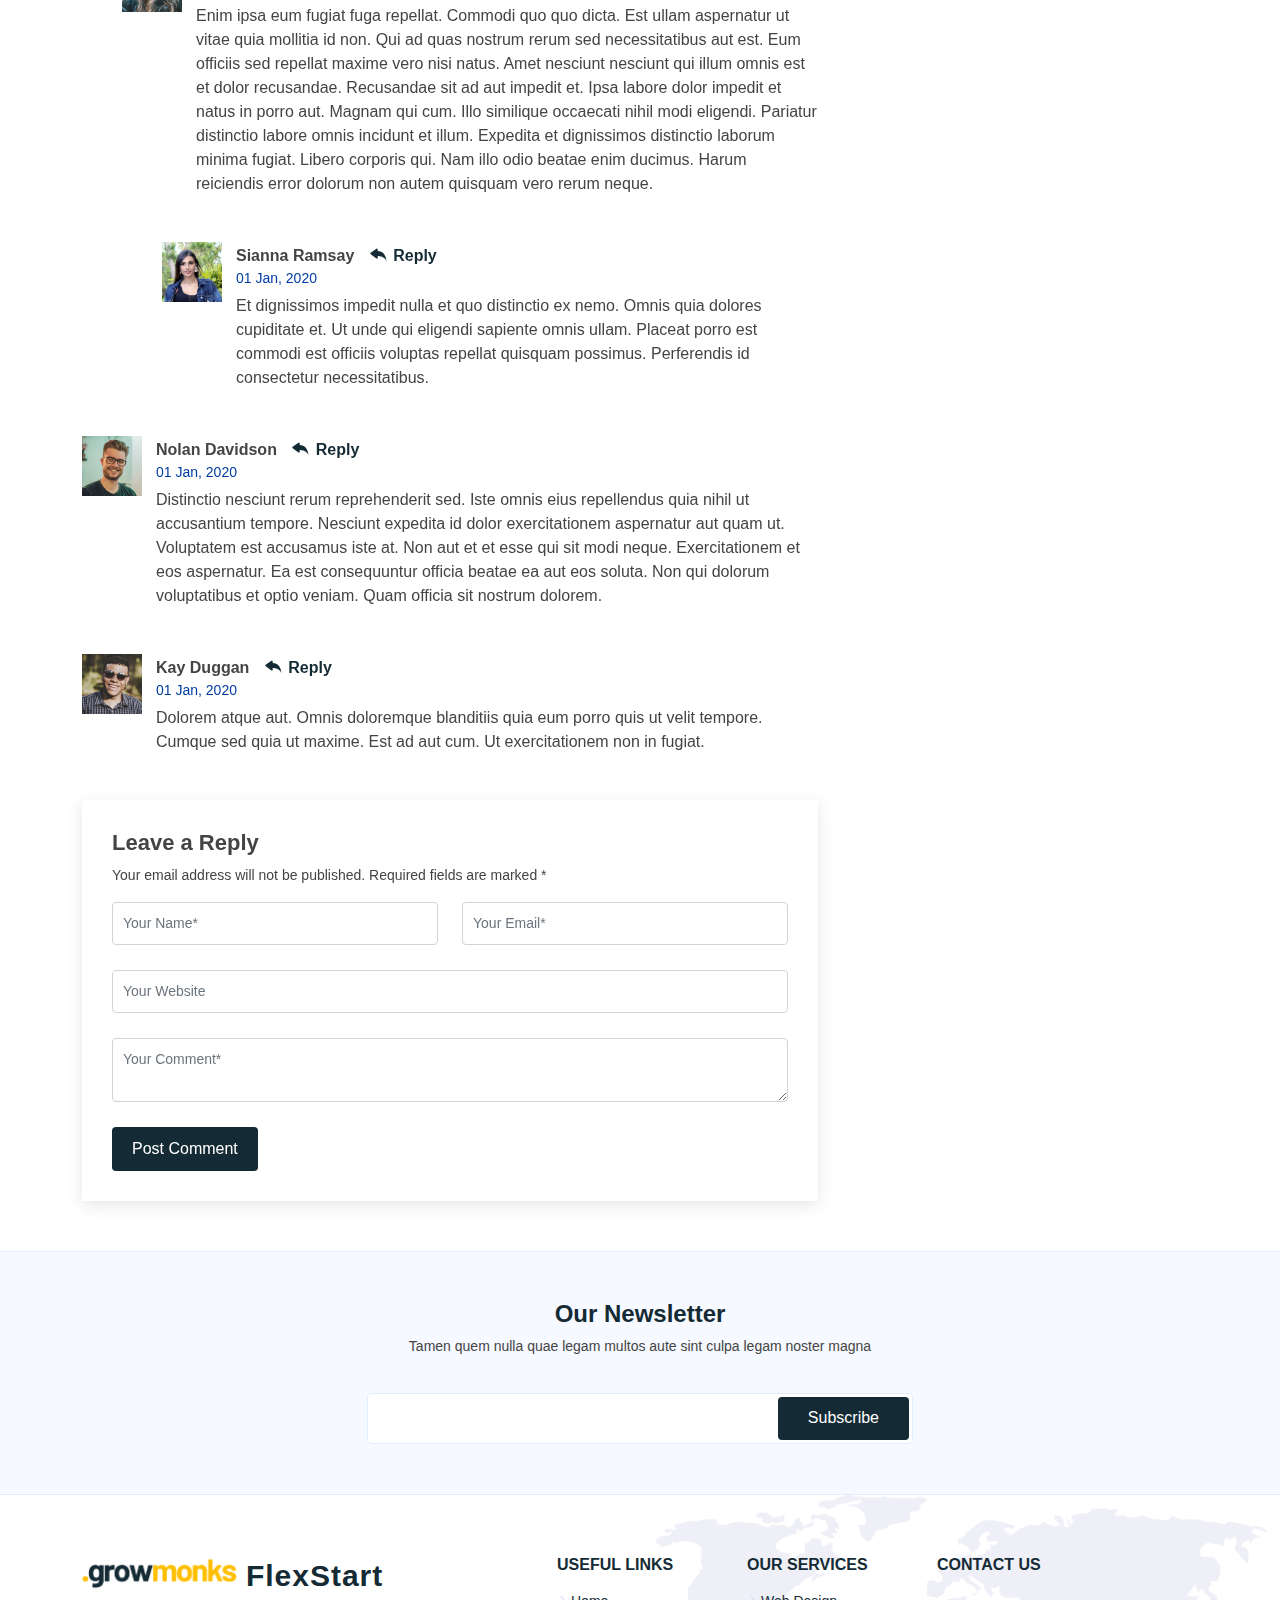
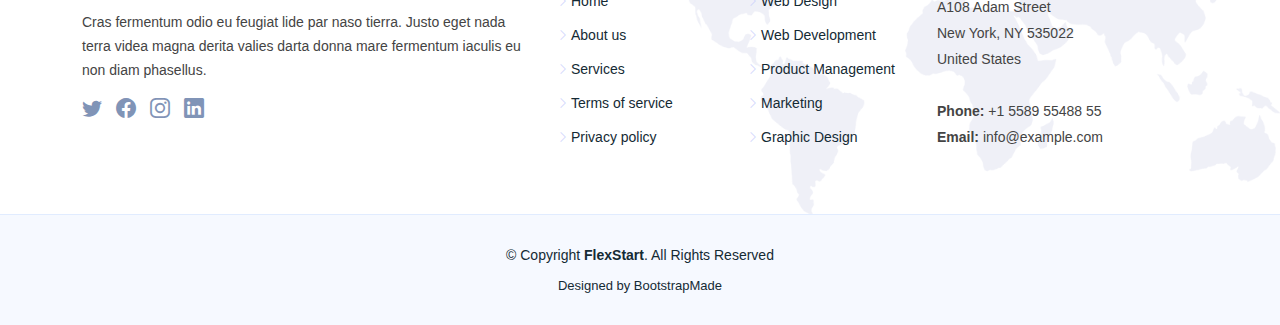
<file: blog-single.html>
<!DOCTYPE html>
<html lang="en">

<head>
  <meta charset="utf-8">
  <meta content="width=device-width, initial-scale=1.0" name="viewport">

  <title>Blog Single - FlexStart Bootstrap Template</title>
  <meta content="" name="description">
  <meta content="" name="keywords">

  <!-- Favicons -->
  <link href="assets/img/favicon.png" rel="icon">
  <link href="assets/img/apple-touch-icon.png" rel="apple-touch-icon">

  <!-- Google Fonts -->
  <link href="https://fonts.googleapis.com/css?family=Open+Sans:300,300i,400,400i,600,600i,700,700i|Nunito:300,300i,400,400i,600,600i,700,700i|Poppins:300,300i,400,400i,500,500i,600,600i,700,700i" rel="stylesheet">

  <!-- Vendor CSS Files -->
  <link href="assets/vendor/aos/aos.css" rel="stylesheet">
  <link href="assets/vendor/bootstrap/css/bootstrap.min.css" rel="stylesheet">
  <link href="assets/vendor/bootstrap-icons/bootstrap-icons.css" rel="stylesheet">
  <link href="assets/vendor/glightbox/css/glightbox.min.css" rel="stylesheet">
  <link href="assets/vendor/remixicon/remixicon.css" rel="stylesheet">
  <link href="assets/vendor/swiper/swiper-bundle.min.css" rel="stylesheet">

  <!-- Template Main CSS File -->
  <link href="assets/css/style.css" rel="stylesheet">

  <!-- =======================================================
  * Template Name: FlexStart - v1.9.0
  * Template URL: https://bootstrapmade.com/flexstart-bootstrap-startup-template/
  * Author: BootstrapMade.com
  * License: https://bootstrapmade.com/license/
  ======================================================== -->
</head>

<body>

  <!-- ======= Header ======= -->
  <header id="header" class="header fixed-top">
    <div class="container-fluid container-xl d-flex align-items-center justify-content-between">

      <a href="index.html" class="logo d-flex align-items-center">
        <img src="assets/img/logo.png" alt="">
        <span>FlexStart</span>
      </a>

      <nav id="navbar" class="navbar">
        <ul>
          <li><a class="nav-link scrollto " href="#hero">Home</a></li>
          <li><a class="nav-link scrollto" href="#about">About</a></li>
          <li><a class="nav-link scrollto" href="#services">Services</a></li>
          <li><a class="nav-link scrollto" href="#portfolio">Portfolio</a></li>
          <li><a class="nav-link scrollto" href="#team">Team</a></li>
          <li><a class="active" href="blog.html">Blog</a></li>
          <li class="dropdown"><a href="#"><span>Drop Down</span> <i class="bi bi-chevron-down"></i></a>
            <ul>
              <li><a href="#">Drop Down 1</a></li>
              <li class="dropdown"><a href="#"><span>Deep Drop Down</span> <i class="bi bi-chevron-right"></i></a>
                <ul>
                  <li><a href="#">Deep Drop Down 1</a></li>
                  <li><a href="#">Deep Drop Down 2</a></li>
                  <li><a href="#">Deep Drop Down 3</a></li>
                  <li><a href="#">Deep Drop Down 4</a></li>
                  <li><a href="#">Deep Drop Down 5</a></li>
                </ul>
              </li>
              <li><a href="#">Drop Down 2</a></li>
              <li><a href="#">Drop Down 3</a></li>
              <li><a href="#">Drop Down 4</a></li>
            </ul>
          </li>
          <li><a class="nav-link scrollto" href="#contact">Contact</a></li>
          <li><a class="getstarted scrollto" href="#about">Get Started</a></li>
        </ul>
        <i class="bi bi-list mobile-nav-toggle"></i>
      </nav><!-- .navbar -->

    </div>
  </header><!-- End Header -->

  <main id="main">

    <!-- ======= Breadcrumbs ======= -->
    <section class="breadcrumbs">
      <div class="container">

        <ol>
          <li><a href="index.html">Home</a></li>
          <li><a href="blog.html">Blog</a></li>
          <li>Blog Single</li>
        </ol>
        <h2>Blog Single</h2>

      </div>
    </section><!-- End Breadcrumbs -->

    <!-- ======= Blog Single Section ======= -->
    <section id="blog" class="blog">
      <div class="container" data-aos="fade-up">

        <div class="row">

          <div class="col-lg-8 entries">

            <article class="entry entry-single">

              <div class="entry-img">
                <img src="assets/img/blog/blog-1.jpg" alt="" class="img-fluid">
              </div>

              <h2 class="entry-title">
                <a href="blog-single.html">Dolorum optio tempore voluptas dignissimos cumque fuga qui quibusdam quia</a>
              </h2>

              <div class="entry-meta">
                <ul>
                  <li class="d-flex align-items-center"><i class="bi bi-person"></i> <a href="blog-single.html">John Doe</a></li>
                  <li class="d-flex align-items-center"><i class="bi bi-clock"></i> <a href="blog-single.html"><time datetime="2020-01-01">Jan 1, 2020</time></a></li>
                  <li class="d-flex align-items-center"><i class="bi bi-chat-dots"></i> <a href="blog-single.html">12 Comments</a></li>
                </ul>
              </div>

              <div class="entry-content">
                <p>
                  Similique neque nam consequuntur ad non maxime aliquam quas. Quibusdam animi praesentium. Aliquam et laboriosam eius aut nostrum quidem aliquid dicta.
                  Et eveniet enim. Qui velit est ea dolorem doloremque deleniti aperiam unde soluta. Est cum et quod quos aut ut et sit sunt. Voluptate porro consequatur assumenda perferendis dolore.
                </p>

                <p>
                  Sit repellat hic cupiditate hic ut nemo. Quis nihil sunt non reiciendis. Sequi in accusamus harum vel aspernatur. Excepturi numquam nihil cumque odio. Et voluptate cupiditate.
                </p>

                <blockquote>
                  <p>
                    Et vero doloremque tempore voluptatem ratione vel aut. Deleniti sunt animi aut. Aut eos aliquam doloribus minus autem quos.
                  </p>
                </blockquote>

                <p>
                  Sed quo laboriosam qui architecto. Occaecati repellendus omnis dicta inventore tempore provident voluptas mollitia aliquid. Id repellendus quia. Asperiores nihil magni dicta est suscipit perspiciatis. Voluptate ex rerum assumenda dolores nihil quaerat.
                  Dolor porro tempora et quibusdam voluptas. Beatae aut at ad qui tempore corrupti velit quisquam rerum. Omnis dolorum exercitationem harum qui qui blanditiis neque.
                  Iusto autem itaque. Repudiandae hic quae aspernatur ea neque qui. Architecto voluptatem magni. Vel magnam quod et tempora deleniti error rerum nihil tempora.
                </p>

                <h3>Et quae iure vel ut odit alias.</h3>
                <p>
                  Officiis animi maxime nulla quo et harum eum quis a. Sit hic in qui quos fugit ut rerum atque. Optio provident dolores atque voluptatem rem excepturi molestiae qui. Voluptatem laborum omnis ullam quibusdam perspiciatis nulla nostrum. Voluptatum est libero eum nesciunt aliquid qui.
                  Quia et suscipit non sequi. Maxime sed odit. Beatae nesciunt nesciunt accusamus quia aut ratione aspernatur dolor. Sint harum eveniet dicta exercitationem minima. Exercitationem omnis asperiores natus aperiam dolor consequatur id ex sed. Quibusdam rerum dolores sint consequatur quidem ea.
                  Beatae minima sunt libero soluta sapiente in rem assumenda. Et qui odit voluptatem. Cum quibusdam voluptatem voluptatem accusamus mollitia aut atque aut.
                </p>
                <img src="assets/img/blog/blog-inside-post.jpg" class="img-fluid" alt="">

                <h3>Ut repellat blanditiis est dolore sunt dolorum quae.</h3>
                <p>
                  Rerum ea est assumenda pariatur quasi et quam. Facilis nam porro amet nostrum. In assumenda quia quae a id praesentium. Quos deleniti libero sed occaecati aut porro autem. Consectetur sed excepturi sint non placeat quia repellat incidunt labore. Autem facilis hic dolorum dolores vel.
                  Consectetur quasi id et optio praesentium aut asperiores eaque aut. Explicabo omnis quibusdam esse. Ex libero illum iusto totam et ut aut blanditiis. Veritatis numquam ut illum ut a quam vitae.
                </p>
                <p>
                  Alias quia non aliquid. Eos et ea velit. Voluptatem maxime enim omnis ipsa voluptas incidunt. Nulla sit eaque mollitia nisi asperiores est veniam.
                </p>

              </div>

              <div class="entry-footer">
                <i class="bi bi-folder"></i>
                <ul class="cats">
                  <li><a href="#">Business</a></li>
                </ul>

                <i class="bi bi-tags"></i>
                <ul class="tags">
                  <li><a href="#">Creative</a></li>
                  <li><a href="#">Tips</a></li>
                  <li><a href="#">Marketing</a></li>
                </ul>
              </div>

            </article><!-- End blog entry -->

            <div class="blog-author d-flex align-items-center">
              <img src="assets/img/blog/blog-author.jpg" class="rounded-circle float-left" alt="">
              <div>
                <h4>Jane Smith</h4>
                <div class="social-links">
                  <a href="https://twitters.com/#"><i class="bi bi-twitter"></i></a>
                  <a href="https://facebook.com/#"><i class="bi bi-facebook"></i></a>
                  <a href="https://instagram.com/#"><i class="biu bi-instagram"></i></a>
                </div>
                <p>
                  Itaque quidem optio quia voluptatibus dolorem dolor. Modi eum sed possimus accusantium. Quas repellat voluptatem officia numquam sint aspernatur voluptas. Esse et accusantium ut unde voluptas.
                </p>
              </div>
            </div><!-- End blog author bio -->

            <div class="blog-comments">

              <h4 class="comments-count">8 Comments</h4>

              <div id="comment-1" class="comment">
                <div class="d-flex">
                  <div class="comment-img"><img src="assets/img/blog/comments-1.jpg" alt=""></div>
                  <div>
                    <h5><a href="">Georgia Reader</a> <a href="#" class="reply"><i class="bi bi-reply-fill"></i> Reply</a></h5>
                    <time datetime="2020-01-01">01 Jan, 2020</time>
                    <p>
                      Et rerum totam nisi. Molestiae vel quam dolorum vel voluptatem et et. Est ad aut sapiente quis molestiae est qui cum soluta.
                      Vero aut rerum vel. Rerum quos laboriosam placeat ex qui. Sint qui facilis et.
                    </p>
                  </div>
                </div>
              </div><!-- End comment #1 -->

              <div id="comment-2" class="comment">
                <div class="d-flex">
                  <div class="comment-img"><img src="assets/img/blog/comments-2.jpg" alt=""></div>
                  <div>
                    <h5><a href="">Aron Alvarado</a> <a href="#" class="reply"><i class="bi bi-reply-fill"></i> Reply</a></h5>
                    <time datetime="2020-01-01">01 Jan, 2020</time>
                    <p>
                      Ipsam tempora sequi voluptatem quis sapiente non. Autem itaque eveniet saepe. Officiis illo ut beatae.
                    </p>
                  </div>
                </div>

                <div id="comment-reply-1" class="comment comment-reply">
                  <div class="d-flex">
                    <div class="comment-img"><img src="assets/img/blog/comments-3.jpg" alt=""></div>
                    <div>
                      <h5><a href="">Lynda Small</a> <a href="#" class="reply"><i class="bi bi-reply-fill"></i> Reply</a></h5>
                      <time datetime="2020-01-01">01 Jan, 2020</time>
                      <p>
                        Enim ipsa eum fugiat fuga repellat. Commodi quo quo dicta. Est ullam aspernatur ut vitae quia mollitia id non. Qui ad quas nostrum rerum sed necessitatibus aut est. Eum officiis sed repellat maxime vero nisi natus. Amet nesciunt nesciunt qui illum omnis est et dolor recusandae.

                        Recusandae sit ad aut impedit et. Ipsa labore dolor impedit et natus in porro aut. Magnam qui cum. Illo similique occaecati nihil modi eligendi. Pariatur distinctio labore omnis incidunt et illum. Expedita et dignissimos distinctio laborum minima fugiat.

                        Libero corporis qui. Nam illo odio beatae enim ducimus. Harum reiciendis error dolorum non autem quisquam vero rerum neque.
                      </p>
                    </div>
                  </div>

                  <div id="comment-reply-2" class="comment comment-reply">
                    <div class="d-flex">
                      <div class="comment-img"><img src="assets/img/blog/comments-4.jpg" alt=""></div>
                      <div>
                        <h5><a href="">Sianna Ramsay</a> <a href="#" class="reply"><i class="bi bi-reply-fill"></i> Reply</a></h5>
                        <time datetime="2020-01-01">01 Jan, 2020</time>
                        <p>
                          Et dignissimos impedit nulla et quo distinctio ex nemo. Omnis quia dolores cupiditate et. Ut unde qui eligendi sapiente omnis ullam. Placeat porro est commodi est officiis voluptas repellat quisquam possimus. Perferendis id consectetur necessitatibus.
                        </p>
                      </div>
                    </div>

                  </div><!-- End comment reply #2-->

                </div><!-- End comment reply #1-->

              </div><!-- End comment #2-->

              <div id="comment-3" class="comment">
                <div class="d-flex">
                  <div class="comment-img"><img src="assets/img/blog/comments-5.jpg" alt=""></div>
                  <div>
                    <h5><a href="">Nolan Davidson</a> <a href="#" class="reply"><i class="bi bi-reply-fill"></i> Reply</a></h5>
                    <time datetime="2020-01-01">01 Jan, 2020</time>
                    <p>
                      Distinctio nesciunt rerum reprehenderit sed. Iste omnis eius repellendus quia nihil ut accusantium tempore. Nesciunt expedita id dolor exercitationem aspernatur aut quam ut. Voluptatem est accusamus iste at.
                      Non aut et et esse qui sit modi neque. Exercitationem et eos aspernatur. Ea est consequuntur officia beatae ea aut eos soluta. Non qui dolorum voluptatibus et optio veniam. Quam officia sit nostrum dolorem.
                    </p>
                  </div>
                </div>

              </div><!-- End comment #3 -->

              <div id="comment-4" class="comment">
                <div class="d-flex">
                  <div class="comment-img"><img src="assets/img/blog/comments-6.jpg" alt=""></div>
                  <div>
                    <h5><a href="">Kay Duggan</a> <a href="#" class="reply"><i class="bi bi-reply-fill"></i> Reply</a></h5>
                    <time datetime="2020-01-01">01 Jan, 2020</time>
                    <p>
                      Dolorem atque aut. Omnis doloremque blanditiis quia eum porro quis ut velit tempore. Cumque sed quia ut maxime. Est ad aut cum. Ut exercitationem non in fugiat.
                    </p>
                  </div>
                </div>

              </div><!-- End comment #4 -->

              <div class="reply-form">
                <h4>Leave a Reply</h4>
                <p>Your email address will not be published. Required fields are marked * </p>
                <form action="">
                  <div class="row">
                    <div class="col-md-6 form-group">
                      <input name="name" type="text" class="form-control" placeholder="Your Name*">
                    </div>
                    <div class="col-md-6 form-group">
                      <input name="email" type="text" class="form-control" placeholder="Your Email*">
                    </div>
                  </div>
                  <div class="row">
                    <div class="col form-group">
                      <input name="website" type="text" class="form-control" placeholder="Your Website">
                    </div>
                  </div>
                  <div class="row">
                    <div class="col form-group">
                      <textarea name="comment" class="form-control" placeholder="Your Comment*"></textarea>
                    </div>
                  </div>
                  <button type="submit" class="btn btn-primary">Post Comment</button>

                </form>

              </div>

            </div><!-- End blog comments -->

          </div><!-- End blog entries list -->

          <div class="col-lg-4">

            <div class="sidebar">

              <h3 class="sidebar-title">Search</h3>
              <div class="sidebar-item search-form">
                <form action="">
                  <input type="text">
                  <button type="submit"><i class="bi bi-search"></i></button>
                </form>
              </div><!-- End sidebar search formn-->

              <h3 class="sidebar-title">Categories</h3>
              <div class="sidebar-item categories">
                <ul>
                  <li><a href="#">General <span>(25)</span></a></li>
                  <li><a href="#">Lifestyle <span>(12)</span></a></li>
                  <li><a href="#">Travel <span>(5)</span></a></li>
                  <li><a href="#">Design <span>(22)</span></a></li>
                  <li><a href="#">Creative <span>(8)</span></a></li>
                  <li><a href="#">Educaion <span>(14)</span></a></li>
                </ul>
              </div><!-- End sidebar categories-->

              <h3 class="sidebar-title">Recent Posts</h3>
              <div class="sidebar-item recent-posts">
                <div class="post-item clearfix">
                  <img src="assets/img/blog/blog-recent-1.jpg" alt="">
                  <h4><a href="blog-single.html">Nihil blanditiis at in nihil autem</a></h4>
                  <time datetime="2020-01-01">Jan 1, 2020</time>
                </div>

                <div class="post-item clearfix">
                  <img src="assets/img/blog/blog-recent-2.jpg" alt="">
                  <h4><a href="blog-single.html">Quidem autem et impedit</a></h4>
                  <time datetime="2020-01-01">Jan 1, 2020</time>
                </div>

                <div class="post-item clearfix">
                  <img src="assets/img/blog/blog-recent-3.jpg" alt="">
                  <h4><a href="blog-single.html">Id quia et et ut maxime similique occaecati ut</a></h4>
                  <time datetime="2020-01-01">Jan 1, 2020</time>
                </div>

                <div class="post-item clearfix">
                  <img src="assets/img/blog/blog-recent-4.jpg" alt="">
                  <h4><a href="blog-single.html">Laborum corporis quo dara net para</a></h4>
                  <time datetime="2020-01-01">Jan 1, 2020</time>
                </div>

                <div class="post-item clearfix">
                  <img src="assets/img/blog/blog-recent-5.jpg" alt="">
                  <h4><a href="blog-single.html">Et dolores corrupti quae illo quod dolor</a></h4>
                  <time datetime="2020-01-01">Jan 1, 2020</time>
                </div>

              </div><!-- End sidebar recent posts-->

              <h3 class="sidebar-title">Tags</h3>
              <div class="sidebar-item tags">
                <ul>
                  <li><a href="#">App</a></li>
                  <li><a href="#">IT</a></li>
                  <li><a href="#">Business</a></li>
                  <li><a href="#">Mac</a></li>
                  <li><a href="#">Design</a></li>
                  <li><a href="#">Office</a></li>
                  <li><a href="#">Creative</a></li>
                  <li><a href="#">Studio</a></li>
                  <li><a href="#">Smart</a></li>
                  <li><a href="#">Tips</a></li>
                  <li><a href="#">Marketing</a></li>
                </ul>
              </div><!-- End sidebar tags-->

            </div><!-- End sidebar -->

          </div><!-- End blog sidebar -->

        </div>

      </div>
    </section><!-- End Blog Single Section -->

  </main><!-- End #main -->

  <!-- ======= Footer ======= -->
  <footer id="footer" class="footer">

    <div class="footer-newsletter">
      <div class="container">
        <div class="row justify-content-center">
          <div class="col-lg-12 text-center">
            <h4>Our Newsletter</h4>
            <p>Tamen quem nulla quae legam multos aute sint culpa legam noster magna</p>
          </div>
          <div class="col-lg-6">
            <form action="" method="post">
              <input type="email" name="email"><input type="submit" value="Subscribe">
            </form>
          </div>
        </div>
      </div>
    </div>

    <div class="footer-top">
      <div class="container">
        <div class="row gy-4">
          <div class="col-lg-5 col-md-12 footer-info">
            <a href="index.html" class="logo d-flex align-items-center">
              <img src="assets/img/logo.png" alt="">
              <span>FlexStart</span>
            </a>
            <p>Cras fermentum odio eu feugiat lide par naso tierra. Justo eget nada terra videa magna derita valies darta donna mare fermentum iaculis eu non diam phasellus.</p>
            <div class="social-links mt-3">
              <a href="#" class="twitter"><i class="bi bi-twitter"></i></a>
              <a href="#" class="facebook"><i class="bi bi-facebook"></i></a>
              <a href="#" class="instagram"><i class="bi bi-instagram"></i></a>
              <a href="#" class="linkedin"><i class="bi bi-linkedin"></i></a>
            </div>
          </div>

          <div class="col-lg-2 col-6 footer-links">
            <h4>Useful Links</h4>
            <ul>
              <li><i class="bi bi-chevron-right"></i> <a href="#">Home</a></li>
              <li><i class="bi bi-chevron-right"></i> <a href="#">About us</a></li>
              <li><i class="bi bi-chevron-right"></i> <a href="#">Services</a></li>
              <li><i class="bi bi-chevron-right"></i> <a href="#">Terms of service</a></li>
              <li><i class="bi bi-chevron-right"></i> <a href="#">Privacy policy</a></li>
            </ul>
          </div>

          <div class="col-lg-2 col-6 footer-links">
            <h4>Our Services</h4>
            <ul>
              <li><i class="bi bi-chevron-right"></i> <a href="#">Web Design</a></li>
              <li><i class="bi bi-chevron-right"></i> <a href="#">Web Development</a></li>
              <li><i class="bi bi-chevron-right"></i> <a href="#">Product Management</a></li>
              <li><i class="bi bi-chevron-right"></i> <a href="#">Marketing</a></li>
              <li><i class="bi bi-chevron-right"></i> <a href="#">Graphic Design</a></li>
            </ul>
          </div>

          <div class="col-lg-3 col-md-12 footer-contact text-center text-md-start">
            <h4>Contact Us</h4>
            <p>
              A108 Adam Street <br>
              New York, NY 535022<br>
              United States <br><br>
              <strong>Phone:</strong> +1 5589 55488 55<br>
              <strong>Email:</strong> info@example.com<br>
            </p>

          </div>

        </div>
      </div>
    </div>

    <div class="container">
      <div class="copyright">
        &copy; Copyright <strong><span>FlexStart</span></strong>. All Rights Reserved
      </div>
      <div class="credits">
        <!-- All the links in the footer should remain intact. -->
        <!-- You can delete the links only if you purchased the pro version. -->
        <!-- Licensing information: https://bootstrapmade.com/license/ -->
        <!-- Purchase the pro version with working PHP/AJAX contact form: https://bootstrapmade.com/flexstart-bootstrap-startup-template/ -->
        Designed by <a href="https://bootstrapmade.com/">BootstrapMade</a>
      </div>
    </div>
  </footer><!-- End Footer -->

  <a href="#" class="back-to-top d-flex align-items-center justify-content-center"><i class="bi bi-arrow-up-short"></i></a>

  <!-- Vendor JS Files -->
  <script src="assets/vendor/purecounter/purecounter.js"></script>
  <script src="assets/vendor/aos/aos.js"></script>
  <script src="assets/vendor/bootstrap/js/bootstrap.bundle.min.js"></script>
  <script src="assets/vendor/glightbox/js/glightbox.min.js"></script>
  <script src="assets/vendor/isotope-layout/isotope.pkgd.min.js"></script>
  <script src="assets/vendor/swiper/swiper-bundle.min.js"></script>
  <script src="assets/vendor/php-email-form/validate.js"></script>

  <!-- Template Main JS File -->
  <script src="assets/js/main.js"></script>

</body>

</html>
</file>
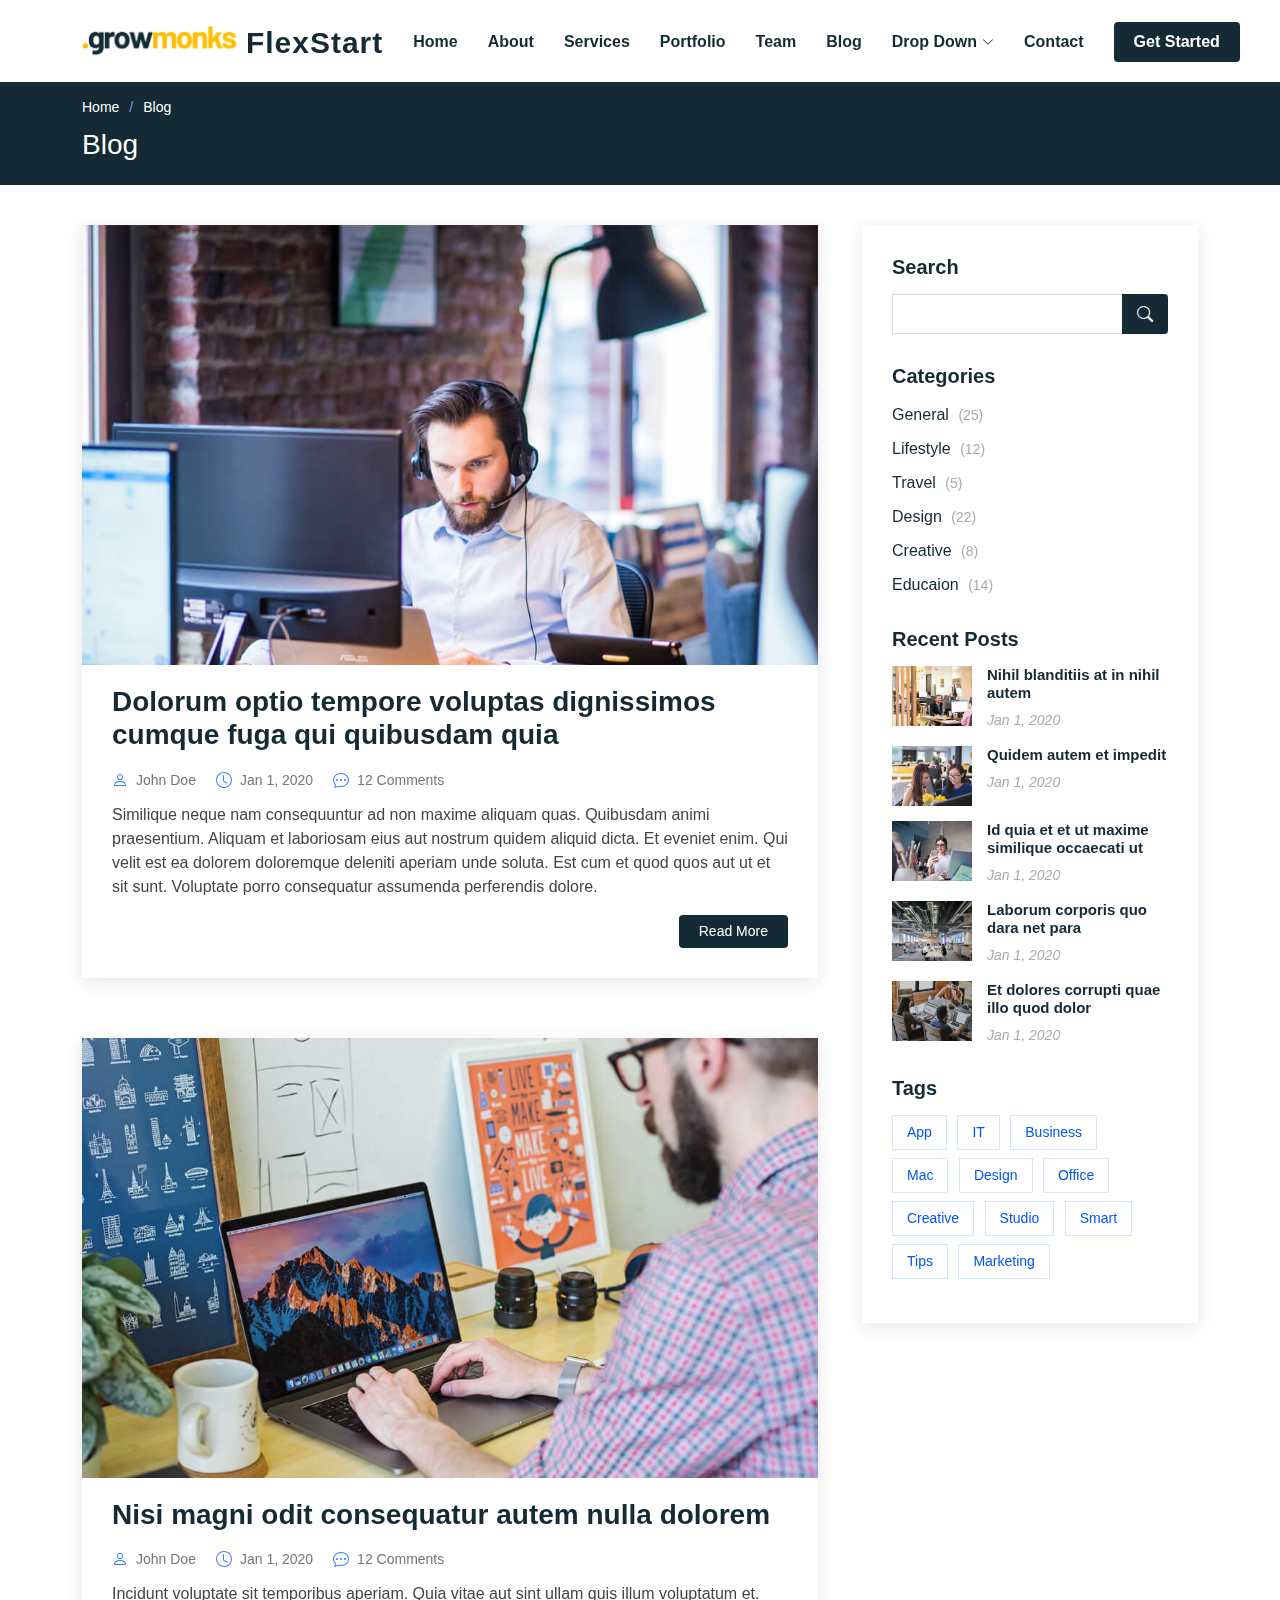
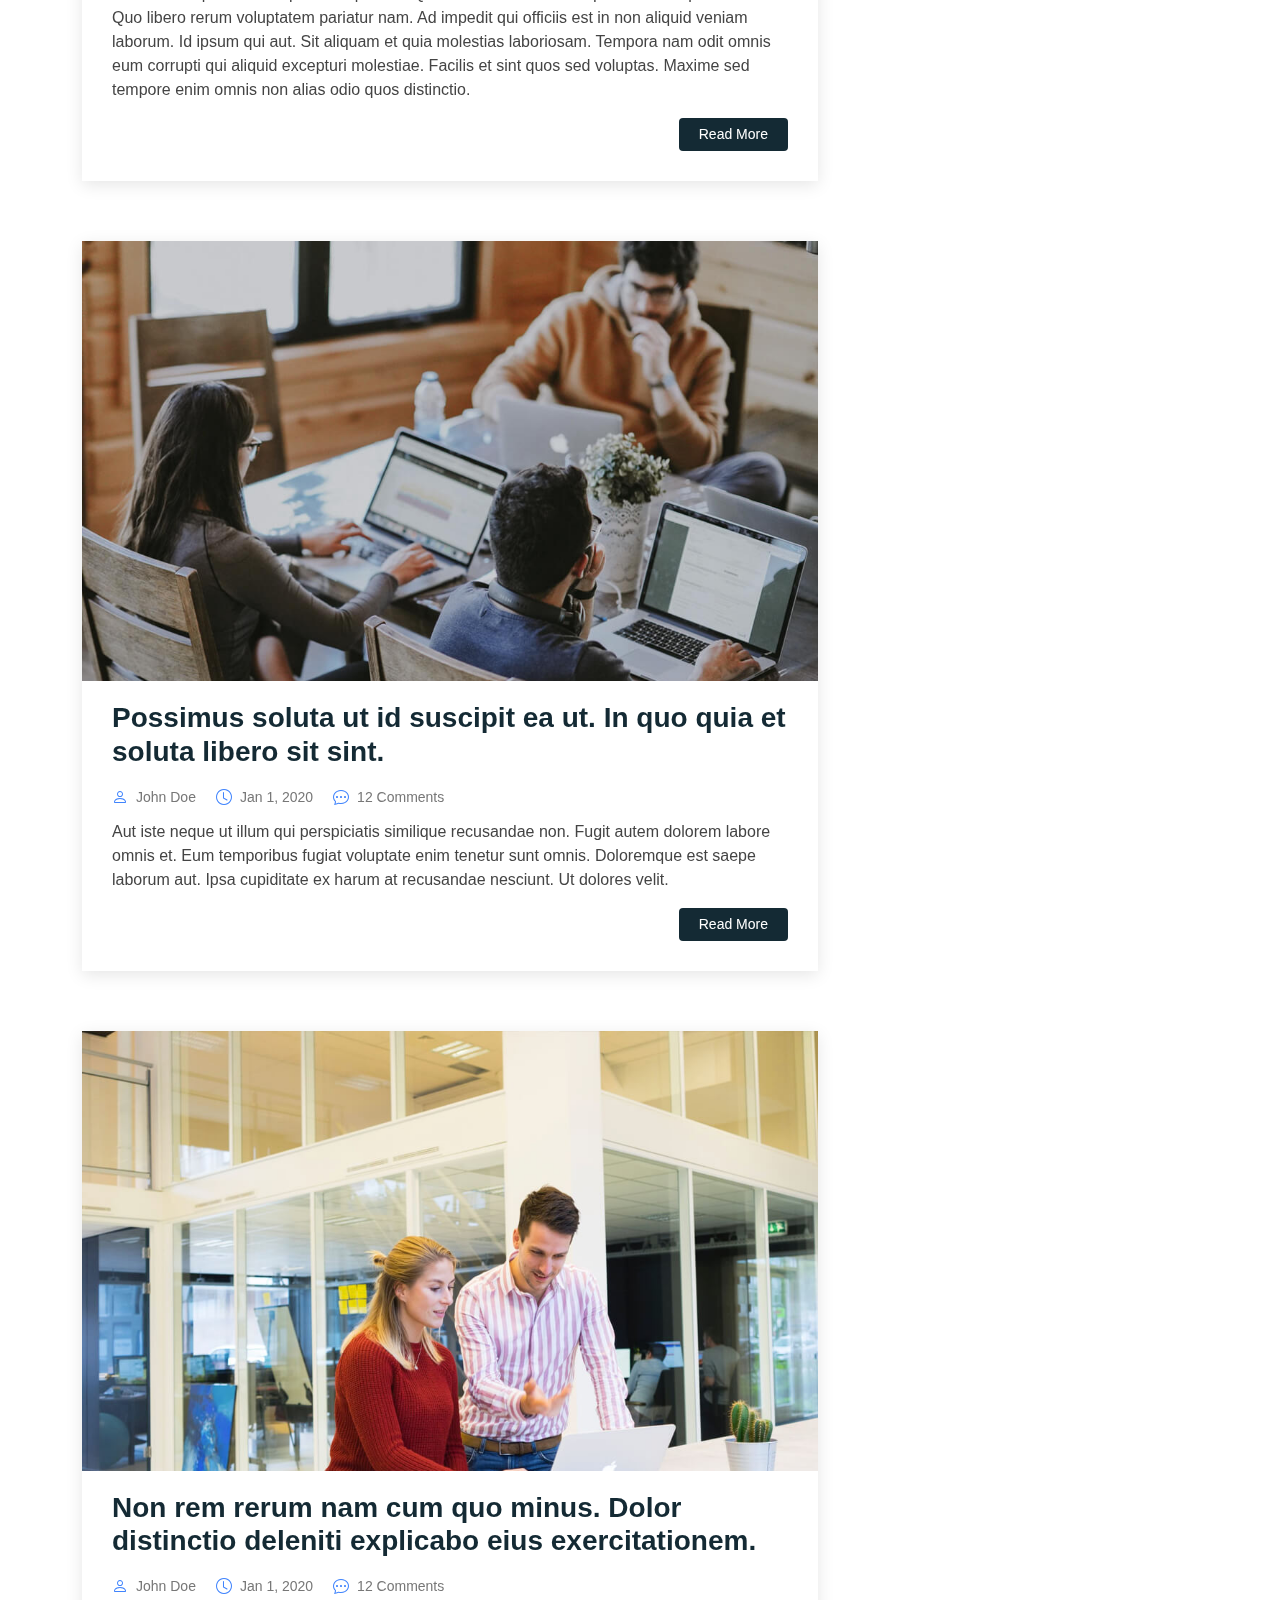
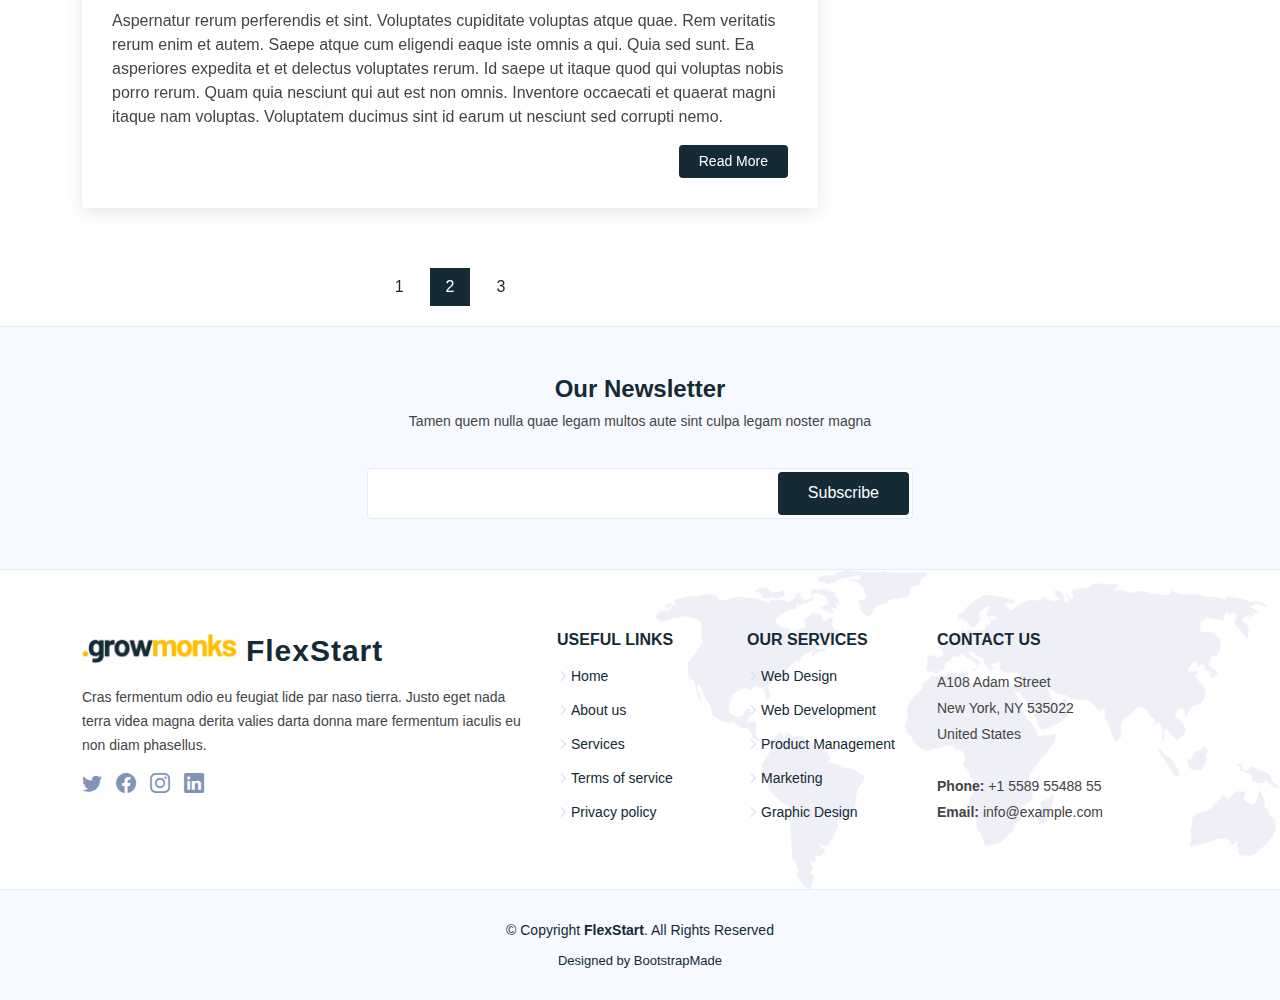
<file: blog.html>
<!DOCTYPE html>
<html lang="en">

<head>
  <meta charset="utf-8">
  <meta content="width=device-width, initial-scale=1.0" name="viewport">

  <title>Blog - FlexStart Bootstrap Template</title>
  <meta content="" name="description">
  <meta content="" name="keywords">

  <!-- Favicons -->
  <link href="assets/img/favicon.png" rel="icon">
  <link href="assets/img/apple-touch-icon.png" rel="apple-touch-icon">

  <!-- Google Fonts -->
  <link href="https://fonts.googleapis.com/css?family=Open+Sans:300,300i,400,400i,600,600i,700,700i|Nunito:300,300i,400,400i,600,600i,700,700i|Poppins:300,300i,400,400i,500,500i,600,600i,700,700i" rel="stylesheet">

  <!-- Vendor CSS Files -->
  <link href="assets/vendor/aos/aos.css" rel="stylesheet">
  <link href="assets/vendor/bootstrap/css/bootstrap.min.css" rel="stylesheet">
  <link href="assets/vendor/bootstrap-icons/bootstrap-icons.css" rel="stylesheet">
  <link href="assets/vendor/glightbox/css/glightbox.min.css" rel="stylesheet">
  <link href="assets/vendor/remixicon/remixicon.css" rel="stylesheet">
  <link href="assets/vendor/swiper/swiper-bundle.min.css" rel="stylesheet">

  <!-- Template Main CSS File -->
  <link href="assets/css/style.css" rel="stylesheet">

  <!-- =======================================================
  * Template Name: FlexStart - v1.9.0
  * Template URL: https://bootstrapmade.com/flexstart-bootstrap-startup-template/
  * Author: BootstrapMade.com
  * License: https://bootstrapmade.com/license/
  ======================================================== -->
</head>

<body>

  <!-- ======= Header ======= -->
  <header id="header" class="header fixed-top">
    <div class="container-fluid container-xl d-flex align-items-center justify-content-between">

      <a href="index.html" class="logo d-flex align-items-center">
        <img src="assets/img/logo.png" alt="">
        <span>FlexStart</span>
      </a>

      <nav id="navbar" class="navbar">
        <ul>
          <li><a class="nav-link scrollto " href="#hero">Home</a></li>
          <li><a class="nav-link scrollto" href="#about">About</a></li>
          <li><a class="nav-link scrollto" href="#services">Services</a></li>
          <li><a class="nav-link scrollto" href="#portfolio">Portfolio</a></li>
          <li><a class="nav-link scrollto" href="#team">Team</a></li>
          <li><a class="active" href="blog.html">Blog</a></li>
          <li class="dropdown"><a href="#"><span>Drop Down</span> <i class="bi bi-chevron-down"></i></a>
            <ul>
              <li><a href="#">Drop Down 1</a></li>
              <li class="dropdown"><a href="#"><span>Deep Drop Down</span> <i class="bi bi-chevron-right"></i></a>
                <ul>
                  <li><a href="#">Deep Drop Down 1</a></li>
                  <li><a href="#">Deep Drop Down 2</a></li>
                  <li><a href="#">Deep Drop Down 3</a></li>
                  <li><a href="#">Deep Drop Down 4</a></li>
                  <li><a href="#">Deep Drop Down 5</a></li>
                </ul>
              </li>
              <li><a href="#">Drop Down 2</a></li>
              <li><a href="#">Drop Down 3</a></li>
              <li><a href="#">Drop Down 4</a></li>
            </ul>
          </li>
          <li><a class="nav-link scrollto" href="#contact">Contact</a></li>
          <li><a class="getstarted scrollto" href="#about">Get Started</a></li>
        </ul>
        <i class="bi bi-list mobile-nav-toggle"></i>
      </nav><!-- .navbar -->

    </div>
  </header><!-- End Header -->

  <main id="main">

    <!-- ======= Breadcrumbs ======= -->
    <section class="breadcrumbs">
      <div class="container">

        <ol>
          <li><a href="index.html">Home</a></li>
          <li>Blog</li>
        </ol>
        <h2>Blog</h2>

      </div>
    </section><!-- End Breadcrumbs -->

    <!-- ======= Blog Section ======= -->
    <section id="blog" class="blog">
      <div class="container" data-aos="fade-up">

        <div class="row">

          <div class="col-lg-8 entries">

            <article class="entry">

              <div class="entry-img">
                <img src="assets/img/blog/blog-1.jpg" alt="" class="img-fluid">
              </div>

              <h2 class="entry-title">
                <a href="blog-single.html">Dolorum optio tempore voluptas dignissimos cumque fuga qui quibusdam quia</a>
              </h2>

              <div class="entry-meta">
                <ul>
                  <li class="d-flex align-items-center"><i class="bi bi-person"></i> <a href="blog-single.html">John Doe</a></li>
                  <li class="d-flex align-items-center"><i class="bi bi-clock"></i> <a href="blog-single.html"><time datetime="2020-01-01">Jan 1, 2020</time></a></li>
                  <li class="d-flex align-items-center"><i class="bi bi-chat-dots"></i> <a href="blog-single.html">12 Comments</a></li>
                </ul>
              </div>

              <div class="entry-content">
                <p>
                  Similique neque nam consequuntur ad non maxime aliquam quas. Quibusdam animi praesentium. Aliquam et laboriosam eius aut nostrum quidem aliquid dicta.
                  Et eveniet enim. Qui velit est ea dolorem doloremque deleniti aperiam unde soluta. Est cum et quod quos aut ut et sit sunt. Voluptate porro consequatur assumenda perferendis dolore.
                </p>
                <div class="read-more">
                  <a href="blog-single.html">Read More</a>
                </div>
              </div>

            </article><!-- End blog entry -->

            <article class="entry">

              <div class="entry-img">
                <img src="assets/img/blog/blog-2.jpg" alt="" class="img-fluid">
              </div>

              <h2 class="entry-title">
                <a href="blog-single.html">Nisi magni odit consequatur autem nulla dolorem</a>
              </h2>

              <div class="entry-meta">
                <ul>
                  <li class="d-flex align-items-center"><i class="bi bi-person"></i> <a href="blog-single.html">John Doe</a></li>
                  <li class="d-flex align-items-center"><i class="bi bi-clock"></i> <a href="blog-single.html"><time datetime="2020-01-01">Jan 1, 2020</time></a></li>
                  <li class="d-flex align-items-center"><i class="bi bi-chat-dots"></i> <a href="blog-single.html">12 Comments</a></li>
                </ul>
              </div>

              <div class="entry-content">
                <p>
                  Incidunt voluptate sit temporibus aperiam. Quia vitae aut sint ullam quis illum voluptatum et. Quo libero rerum voluptatem pariatur nam.
                  Ad impedit qui officiis est in non aliquid veniam laborum. Id ipsum qui aut. Sit aliquam et quia molestias laboriosam. Tempora nam odit omnis eum corrupti qui aliquid excepturi molestiae. Facilis et sint quos sed voluptas. Maxime sed tempore enim omnis non alias odio quos distinctio.
                </p>
                <div class="read-more">
                  <a href="blog-single.html">Read More</a>
                </div>
              </div>

            </article><!-- End blog entry -->

            <article class="entry">

              <div class="entry-img">
                <img src="assets/img/blog/blog-3.jpg" alt="" class="img-fluid">
              </div>

              <h2 class="entry-title">
                <a href="blog-single.html">Possimus soluta ut id suscipit ea ut. In quo quia et soluta libero sit sint.</a>
              </h2>

              <div class="entry-meta">
                <ul>
                  <li class="d-flex align-items-center"><i class="bi bi-person"></i> <a href="blog-single.html">John Doe</a></li>
                  <li class="d-flex align-items-center"><i class="bi bi-clock"></i> <a href="blog-single.html"><time datetime="2020-01-01">Jan 1, 2020</time></a></li>
                  <li class="d-flex align-items-center"><i class="bi bi-chat-dots"></i> <a href="blog-single.html">12 Comments</a></li>
                </ul>
              </div>

              <div class="entry-content">
                <p>
                  Aut iste neque ut illum qui perspiciatis similique recusandae non. Fugit autem dolorem labore omnis et. Eum temporibus fugiat voluptate enim tenetur sunt omnis.
                  Doloremque est saepe laborum aut. Ipsa cupiditate ex harum at recusandae nesciunt. Ut dolores velit.
                </p>
                <div class="read-more">
                  <a href="blog-single.html">Read More</a>
                </div>
              </div>

            </article><!-- End blog entry -->

            <article class="entry">

              <div class="entry-img">
                <img src="assets/img/blog/blog-4.jpg" alt="" class="img-fluid">
              </div>

              <h2 class="entry-title">
                <a href="blog-single.html">Non rem rerum nam cum quo minus. Dolor distinctio deleniti explicabo eius exercitationem.</a>
              </h2>

              <div class="entry-meta">
                <ul>
                  <li class="d-flex align-items-center"><i class="bi bi-person"></i> <a href="blog-single.html">John Doe</a></li>
                  <li class="d-flex align-items-center"><i class="bi bi-clock"></i> <a href="blog-single.html"><time datetime="2020-01-01">Jan 1, 2020</time></a></li>
                  <li class="d-flex align-items-center"><i class="bi bi-chat-dots"></i> <a href="blog-single.html">12 Comments</a></li>
                </ul>
              </div>

              <div class="entry-content">
                <p>
                  Aspernatur rerum perferendis et sint. Voluptates cupiditate voluptas atque quae. Rem veritatis rerum enim et autem. Saepe atque cum eligendi eaque iste omnis a qui.
                  Quia sed sunt. Ea asperiores expedita et et delectus voluptates rerum. Id saepe ut itaque quod qui voluptas nobis porro rerum. Quam quia nesciunt qui aut est non omnis. Inventore occaecati et quaerat magni itaque nam voluptas. Voluptatem ducimus sint id earum ut nesciunt sed corrupti nemo.
                </p>
                <div class="read-more">
                  <a href="blog-single.html">Read More</a>
                </div>
              </div>

            </article><!-- End blog entry -->

            <div class="blog-pagination">
              <ul class="justify-content-center">
                <li><a href="#">1</a></li>
                <li class="active"><a href="#">2</a></li>
                <li><a href="#">3</a></li>
              </ul>
            </div>

          </div><!-- End blog entries list -->

          <div class="col-lg-4">

            <div class="sidebar">

              <h3 class="sidebar-title">Search</h3>
              <div class="sidebar-item search-form">
                <form action="">
                  <input type="text">
                  <button type="submit"><i class="bi bi-search"></i></button>
                </form>
              </div><!-- End sidebar search formn-->

              <h3 class="sidebar-title">Categories</h3>
              <div class="sidebar-item categories">
                <ul>
                  <li><a href="#">General <span>(25)</span></a></li>
                  <li><a href="#">Lifestyle <span>(12)</span></a></li>
                  <li><a href="#">Travel <span>(5)</span></a></li>
                  <li><a href="#">Design <span>(22)</span></a></li>
                  <li><a href="#">Creative <span>(8)</span></a></li>
                  <li><a href="#">Educaion <span>(14)</span></a></li>
                </ul>
              </div><!-- End sidebar categories-->

              <h3 class="sidebar-title">Recent Posts</h3>
              <div class="sidebar-item recent-posts">
                <div class="post-item clearfix">
                  <img src="assets/img/blog/blog-recent-1.jpg" alt="">
                  <h4><a href="blog-single.html">Nihil blanditiis at in nihil autem</a></h4>
                  <time datetime="2020-01-01">Jan 1, 2020</time>
                </div>

                <div class="post-item clearfix">
                  <img src="assets/img/blog/blog-recent-2.jpg" alt="">
                  <h4><a href="blog-single.html">Quidem autem et impedit</a></h4>
                  <time datetime="2020-01-01">Jan 1, 2020</time>
                </div>

                <div class="post-item clearfix">
                  <img src="assets/img/blog/blog-recent-3.jpg" alt="">
                  <h4><a href="blog-single.html">Id quia et et ut maxime similique occaecati ut</a></h4>
                  <time datetime="2020-01-01">Jan 1, 2020</time>
                </div>

                <div class="post-item clearfix">
                  <img src="assets/img/blog/blog-recent-4.jpg" alt="">
                  <h4><a href="blog-single.html">Laborum corporis quo dara net para</a></h4>
                  <time datetime="2020-01-01">Jan 1, 2020</time>
                </div>

                <div class="post-item clearfix">
                  <img src="assets/img/blog/blog-recent-5.jpg" alt="">
                  <h4><a href="blog-single.html">Et dolores corrupti quae illo quod dolor</a></h4>
                  <time datetime="2020-01-01">Jan 1, 2020</time>
                </div>

              </div><!-- End sidebar recent posts-->

              <h3 class="sidebar-title">Tags</h3>
              <div class="sidebar-item tags">
                <ul>
                  <li><a href="#">App</a></li>
                  <li><a href="#">IT</a></li>
                  <li><a href="#">Business</a></li>
                  <li><a href="#">Mac</a></li>
                  <li><a href="#">Design</a></li>
                  <li><a href="#">Office</a></li>
                  <li><a href="#">Creative</a></li>
                  <li><a href="#">Studio</a></li>
                  <li><a href="#">Smart</a></li>
                  <li><a href="#">Tips</a></li>
                  <li><a href="#">Marketing</a></li>
                </ul>
              </div><!-- End sidebar tags-->

            </div><!-- End sidebar -->

          </div><!-- End blog sidebar -->

        </div>

      </div>
    </section><!-- End Blog Section -->

  </main><!-- End #main -->

  <!-- ======= Footer ======= -->
  <footer id="footer" class="footer">

    <div class="footer-newsletter">
      <div class="container">
        <div class="row justify-content-center">
          <div class="col-lg-12 text-center">
            <h4>Our Newsletter</h4>
            <p>Tamen quem nulla quae legam multos aute sint culpa legam noster magna</p>
          </div>
          <div class="col-lg-6">
            <form action="" method="post">
              <input type="email" name="email"><input type="submit" value="Subscribe">
            </form>
          </div>
        </div>
      </div>
    </div>

    <div class="footer-top">
      <div class="container">
        <div class="row gy-4">
          <div class="col-lg-5 col-md-12 footer-info">
            <a href="index.html" class="logo d-flex align-items-center">
              <img src="assets/img/logo.png" alt="">
              <span>FlexStart</span>
            </a>
            <p>Cras fermentum odio eu feugiat lide par naso tierra. Justo eget nada terra videa magna derita valies darta donna mare fermentum iaculis eu non diam phasellus.</p>
            <div class="social-links mt-3">
              <a href="#" class="twitter"><i class="bi bi-twitter"></i></a>
              <a href="#" class="facebook"><i class="bi bi-facebook"></i></a>
              <a href="#" class="instagram"><i class="bi bi-instagram"></i></a>
              <a href="#" class="linkedin"><i class="bi bi-linkedin"></i></a>
            </div>
          </div>

          <div class="col-lg-2 col-6 footer-links">
            <h4>Useful Links</h4>
            <ul>
              <li><i class="bi bi-chevron-right"></i> <a href="#">Home</a></li>
              <li><i class="bi bi-chevron-right"></i> <a href="#">About us</a></li>
              <li><i class="bi bi-chevron-right"></i> <a href="#">Services</a></li>
              <li><i class="bi bi-chevron-right"></i> <a href="#">Terms of service</a></li>
              <li><i class="bi bi-chevron-right"></i> <a href="#">Privacy policy</a></li>
            </ul>
          </div>

          <div class="col-lg-2 col-6 footer-links">
            <h4>Our Services</h4>
            <ul>
              <li><i class="bi bi-chevron-right"></i> <a href="#">Web Design</a></li>
              <li><i class="bi bi-chevron-right"></i> <a href="#">Web Development</a></li>
              <li><i class="bi bi-chevron-right"></i> <a href="#">Product Management</a></li>
              <li><i class="bi bi-chevron-right"></i> <a href="#">Marketing</a></li>
              <li><i class="bi bi-chevron-right"></i> <a href="#">Graphic Design</a></li>
            </ul>
          </div>

          <div class="col-lg-3 col-md-12 footer-contact text-center text-md-start">
            <h4>Contact Us</h4>
            <p>
              A108 Adam Street <br>
              New York, NY 535022<br>
              United States <br><br>
              <strong>Phone:</strong> +1 5589 55488 55<br>
              <strong>Email:</strong> info@example.com<br>
            </p>

          </div>

        </div>
      </div>
    </div>

    <div class="container">
      <div class="copyright">
        &copy; Copyright <strong><span>FlexStart</span></strong>. All Rights Reserved
      </div>
      <div class="credits">
        <!-- All the links in the footer should remain intact. -->
        <!-- You can delete the links only if you purchased the pro version. -->
        <!-- Licensing information: https://bootstrapmade.com/license/ -->
        <!-- Purchase the pro version with working PHP/AJAX contact form: https://bootstrapmade.com/flexstart-bootstrap-startup-template/ -->
        Designed by <a href="https://bootstrapmade.com/">BootstrapMade</a>
      </div>
    </div>
  </footer><!-- End Footer -->

  <a href="#" class="back-to-top d-flex align-items-center justify-content-center"><i class="bi bi-arrow-up-short"></i></a>

  <!-- Vendor JS Files -->
  <script src="assets/vendor/purecounter/purecounter.js"></script>
  <script src="assets/vendor/aos/aos.js"></script>
  <script src="assets/vendor/bootstrap/js/bootstrap.bundle.min.js"></script>
  <script src="assets/vendor/glightbox/js/glightbox.min.js"></script>
  <script src="assets/vendor/isotope-layout/isotope.pkgd.min.js"></script>
  <script src="assets/vendor/swiper/swiper-bundle.min.js"></script>
  <script src="assets/vendor/php-email-form/validate.js"></script>

  <!-- Template Main JS File -->
  <script src="assets/js/main.js"></script>

</body>

</html>
</file>
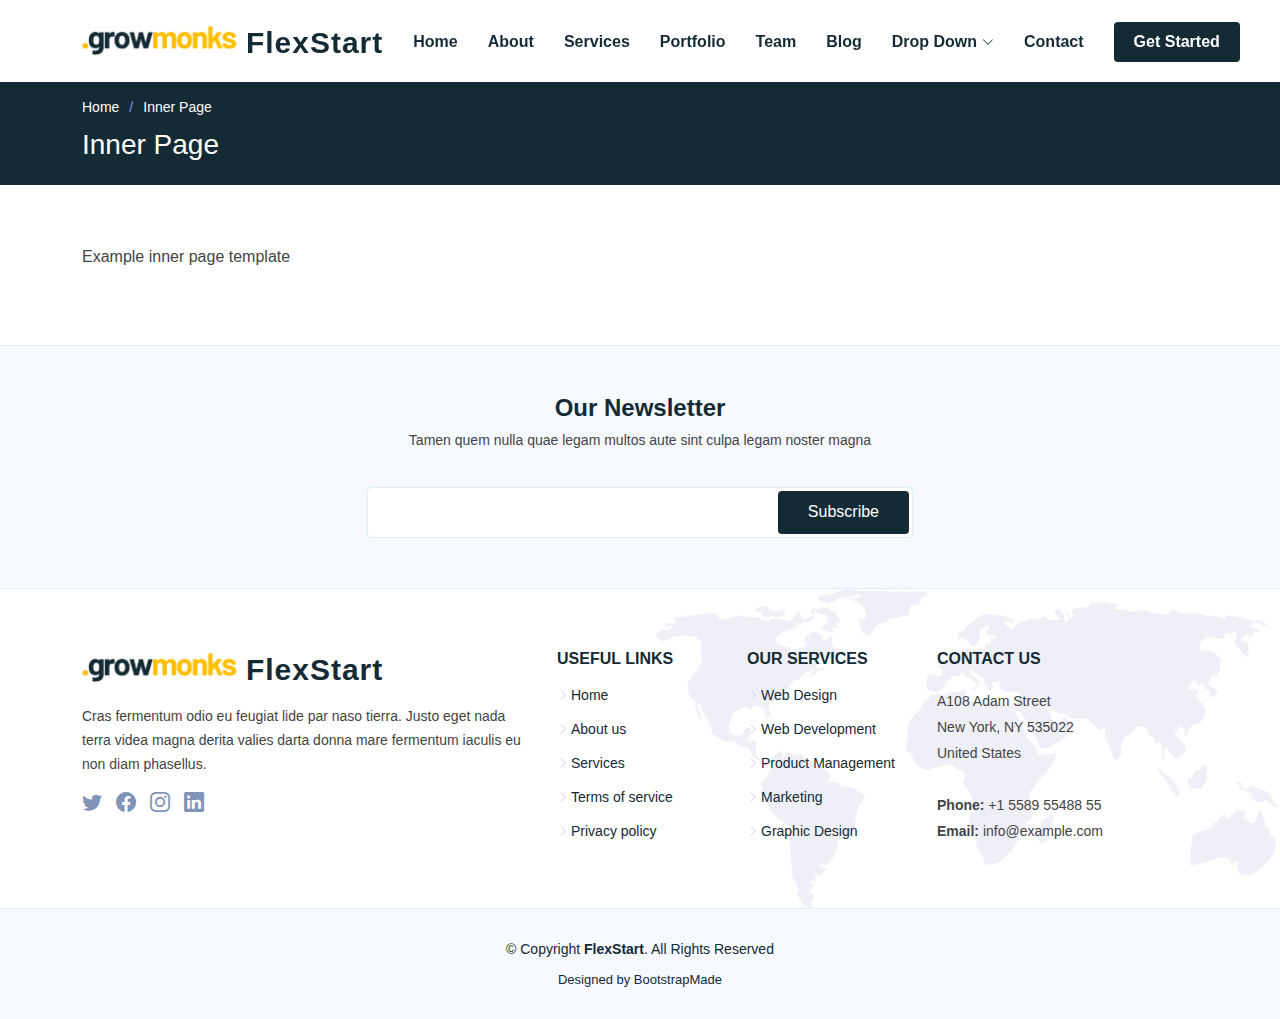
<file: inner-page.html>
<!DOCTYPE html>
<html lang="en">

<head>
  <meta charset="utf-8">
  <meta content="width=device-width, initial-scale=1.0" name="viewport">

  <title>Inner Page - FlexStart Bootstrap Template</title>
  <meta content="" name="description">
  <meta content="" name="keywords">

  <!-- Favicons -->
  <link href="assets/img/favicon.png" rel="icon">
  <link href="assets/img/apple-touch-icon.png" rel="apple-touch-icon">

  <!-- Google Fonts -->
  <link href="https://fonts.googleapis.com/css?family=Open+Sans:300,300i,400,400i,600,600i,700,700i|Nunito:300,300i,400,400i,600,600i,700,700i|Poppins:300,300i,400,400i,500,500i,600,600i,700,700i" rel="stylesheet">

  <!-- Vendor CSS Files -->
  <link href="assets/vendor/aos/aos.css" rel="stylesheet">
  <link href="assets/vendor/bootstrap/css/bootstrap.min.css" rel="stylesheet">
  <link href="assets/vendor/bootstrap-icons/bootstrap-icons.css" rel="stylesheet">
  <link href="assets/vendor/glightbox/css/glightbox.min.css" rel="stylesheet">
  <link href="assets/vendor/remixicon/remixicon.css" rel="stylesheet">
  <link href="assets/vendor/swiper/swiper-bundle.min.css" rel="stylesheet">

  <!-- Template Main CSS File -->
  <link href="assets/css/style.css" rel="stylesheet">

  <!-- =======================================================
  * Template Name: FlexStart - v1.9.0
  * Template URL: https://bootstrapmade.com/flexstart-bootstrap-startup-template/
  * Author: BootstrapMade.com
  * License: https://bootstrapmade.com/license/
  ======================================================== -->
</head>

<body>

  <!-- ======= Header ======= -->
  <header id="header" class="header fixed-top">
    <div class="container-fluid container-xl d-flex align-items-center justify-content-between">

      <a href="index.html" class="logo d-flex align-items-center">
        <img src="assets/img/logo.png" alt="">
        <span>FlexStart</span>
      </a>

      <nav id="navbar" class="navbar">
        <ul>
          <li><a class="nav-link scrollto " href="#hero">Home</a></li>
          <li><a class="nav-link scrollto" href="#about">About</a></li>
          <li><a class="nav-link scrollto" href="#services">Services</a></li>
          <li><a class="nav-link scrollto" href="#portfolio">Portfolio</a></li>
          <li><a class="nav-link scrollto" href="#team">Team</a></li>
          <li><a href="blog.html">Blog</a></li>
          <li class="dropdown"><a href="#"><span>Drop Down</span> <i class="bi bi-chevron-down"></i></a>
            <ul>
              <li><a href="#">Drop Down 1</a></li>
              <li class="dropdown"><a href="#"><span>Deep Drop Down</span> <i class="bi bi-chevron-right"></i></a>
                <ul>
                  <li><a href="#">Deep Drop Down 1</a></li>
                  <li><a href="#">Deep Drop Down 2</a></li>
                  <li><a href="#">Deep Drop Down 3</a></li>
                  <li><a href="#">Deep Drop Down 4</a></li>
                  <li><a href="#">Deep Drop Down 5</a></li>
                </ul>
              </li>
              <li><a href="#">Drop Down 2</a></li>
              <li><a href="#">Drop Down 3</a></li>
              <li><a href="#">Drop Down 4</a></li>
            </ul>
          </li>
          <li><a class="nav-link scrollto" href="#contact">Contact</a></li>
          <li><a class="getstarted scrollto" href="#about">Get Started</a></li>
        </ul>
        <i class="bi bi-list mobile-nav-toggle"></i>
      </nav><!-- .navbar -->

    </div>
  </header><!-- End Header -->

  <main id="main">

    <!-- ======= Breadcrumbs ======= -->
    <section class="breadcrumbs">
      <div class="container">

        <ol>
          <li><a href="index.html">Home</a></li>
          <li>Inner Page</li>
        </ol>
        <h2>Inner Page</h2>

      </div>
    </section><!-- End Breadcrumbs -->

    <section class="inner-page">
      <div class="container">
        <p>
          Example inner page template
        </p>
      </div>
    </section>

  </main><!-- End #main -->

  <!-- ======= Footer ======= -->
  <footer id="footer" class="footer">

    <div class="footer-newsletter">
      <div class="container">
        <div class="row justify-content-center">
          <div class="col-lg-12 text-center">
            <h4>Our Newsletter</h4>
            <p>Tamen quem nulla quae legam multos aute sint culpa legam noster magna</p>
          </div>
          <div class="col-lg-6">
            <form action="" method="post">
              <input type="email" name="email"><input type="submit" value="Subscribe">
            </form>
          </div>
        </div>
      </div>
    </div>

    <div class="footer-top">
      <div class="container">
        <div class="row gy-4">
          <div class="col-lg-5 col-md-12 footer-info">
            <a href="index.html" class="logo d-flex align-items-center">
              <img src="assets/img/logo.png" alt="">
              <span>FlexStart</span>
            </a>
            <p>Cras fermentum odio eu feugiat lide par naso tierra. Justo eget nada terra videa magna derita valies darta donna mare fermentum iaculis eu non diam phasellus.</p>
            <div class="social-links mt-3">
              <a href="#" class="twitter"><i class="bi bi-twitter"></i></a>
              <a href="#" class="facebook"><i class="bi bi-facebook"></i></a>
              <a href="#" class="instagram"><i class="bi bi-instagram"></i></a>
              <a href="#" class="linkedin"><i class="bi bi-linkedin"></i></a>
            </div>
          </div>

          <div class="col-lg-2 col-6 footer-links">
            <h4>Useful Links</h4>
            <ul>
              <li><i class="bi bi-chevron-right"></i> <a href="#">Home</a></li>
              <li><i class="bi bi-chevron-right"></i> <a href="#">About us</a></li>
              <li><i class="bi bi-chevron-right"></i> <a href="#">Services</a></li>
              <li><i class="bi bi-chevron-right"></i> <a href="#">Terms of service</a></li>
              <li><i class="bi bi-chevron-right"></i> <a href="#">Privacy policy</a></li>
            </ul>
          </div>

          <div class="col-lg-2 col-6 footer-links">
            <h4>Our Services</h4>
            <ul>
              <li><i class="bi bi-chevron-right"></i> <a href="#">Web Design</a></li>
              <li><i class="bi bi-chevron-right"></i> <a href="#">Web Development</a></li>
              <li><i class="bi bi-chevron-right"></i> <a href="#">Product Management</a></li>
              <li><i class="bi bi-chevron-right"></i> <a href="#">Marketing</a></li>
              <li><i class="bi bi-chevron-right"></i> <a href="#">Graphic Design</a></li>
            </ul>
          </div>

          <div class="col-lg-3 col-md-12 footer-contact text-center text-md-start">
            <h4>Contact Us</h4>
            <p>
              A108 Adam Street <br>
              New York, NY 535022<br>
              United States <br><br>
              <strong>Phone:</strong> +1 5589 55488 55<br>
              <strong>Email:</strong> info@example.com<br>
            </p>

          </div>

        </div>
      </div>
    </div>

    <div class="container">
      <div class="copyright">
        &copy; Copyright <strong><span>FlexStart</span></strong>. All Rights Reserved
      </div>
      <div class="credits">
        <!-- All the links in the footer should remain intact. -->
        <!-- You can delete the links only if you purchased the pro version. -->
        <!-- Licensing information: https://bootstrapmade.com/license/ -->
        <!-- Purchase the pro version with working PHP/AJAX contact form: https://bootstrapmade.com/flexstart-bootstrap-startup-template/ -->
        Designed by <a href="https://bootstrapmade.com/">BootstrapMade</a>
      </div>
    </div>
  </footer><!-- End Footer -->

  <a href="#" class="back-to-top d-flex align-items-center justify-content-center"><i class="bi bi-arrow-up-short"></i></a>

  <!-- Vendor JS Files -->
  <script src="assets/vendor/purecounter/purecounter.js"></script>
  <script src="assets/vendor/aos/aos.js"></script>
  <script src="assets/vendor/bootstrap/js/bootstrap.bundle.min.js"></script>
  <script src="assets/vendor/glightbox/js/glightbox.min.js"></script>
  <script src="assets/vendor/isotope-layout/isotope.pkgd.min.js"></script>
  <script src="assets/vendor/swiper/swiper-bundle.min.js"></script>
  <script src="assets/vendor/php-email-form/validate.js"></script>

  <!-- Template Main JS File -->
  <script src="assets/js/main.js"></script>

</body>

</html>
</file>
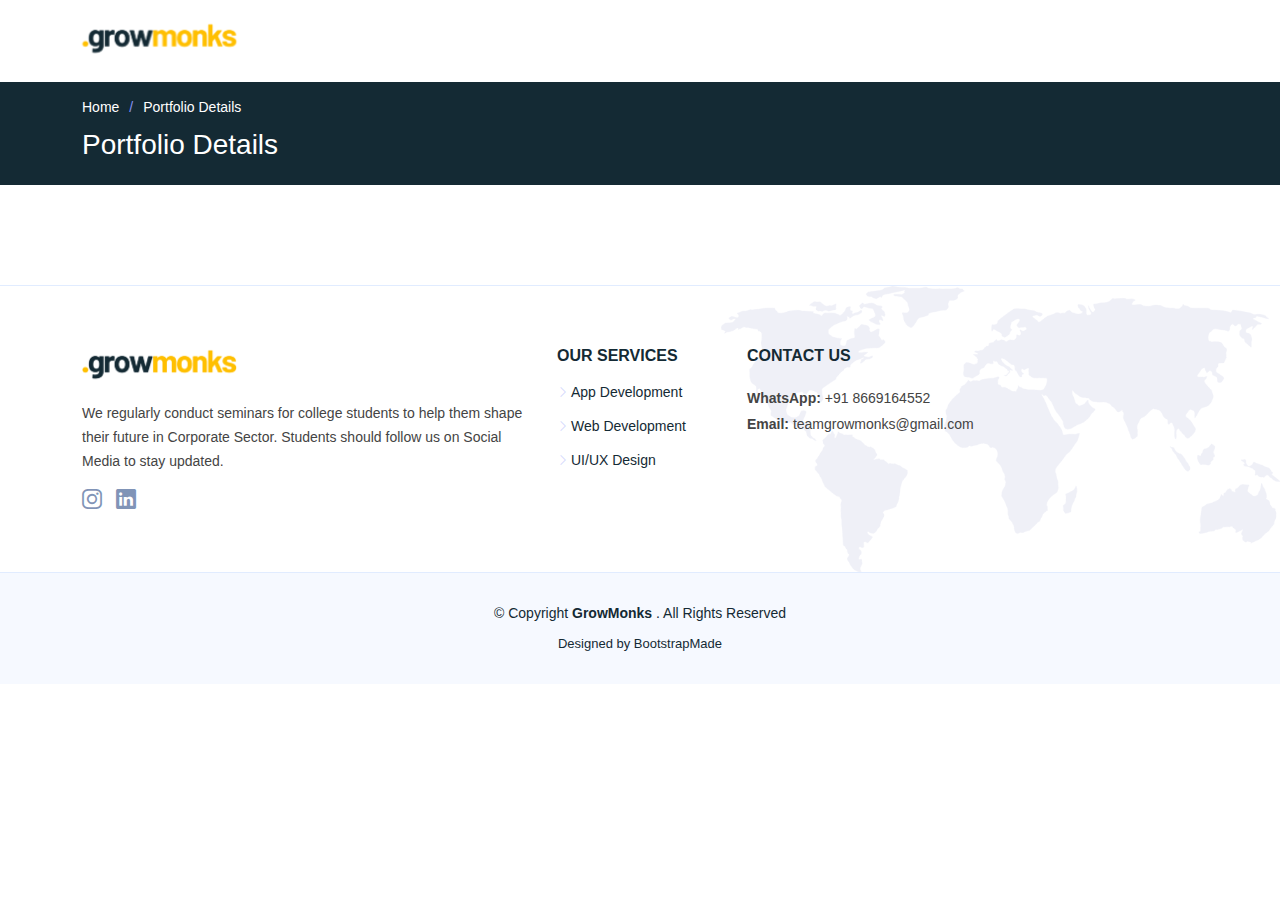
<file: portfolio-details.html>
<!DOCTYPE html>
<html lang="en">
  <head>
    <meta charset="utf-8" />
    <meta content="width=device-width, initial-scale=1.0" name="viewport" />

    <title>Portfolio Details - FlexStart Bootstrap Template</title>
    <meta content="" name="description" />
    <meta content="" name="keywords" />

    <!-- Favicons -->
    <link href="assets/img/favicon.png" rel="icon" />
    <link href="assets/img/apple-touch-icon.png" rel="apple-touch-icon" />

    <!-- Google Fonts -->
    <link
      href="https://fonts.googleapis.com/css?family=Open+Sans:300,300i,400,400i,600,600i,700,700i|Nunito:300,300i,400,400i,600,600i,700,700i|Poppins:300,300i,400,400i,500,500i,600,600i,700,700i"
      rel="stylesheet"
    />

    <!-- Vendor CSS Files -->
    <link href="assets/vendor/aos/aos.css" rel="stylesheet" />
    <link
      href="assets/vendor/bootstrap/css/bootstrap.min.css"
      rel="stylesheet"
    />
    <link
      href="assets/vendor/bootstrap-icons/bootstrap-icons.css"
      rel="stylesheet"
    />
    <link
      href="assets/vendor/glightbox/css/glightbox.min.css"
      rel="stylesheet"
    />
    <link href="assets/vendor/remixicon/remixicon.css" rel="stylesheet" />
    <!-- <link href="assets/vendor/swiper/swiper-bundle.min.css" rel="stylesheet" /> -->

    <!-- Template Main CSS File -->
    <link href="assets/css/style.css" rel="stylesheet" />

    <!-- =======================================================
  * Template Name: FlexStart - v1.9.0
  * Template URL: https://bootstrapmade.com/flexstart-bootstrap-startup-template/
  * Author: BootstrapMade.com
  * License: https://bootstrapmade.com/license/
  ======================================================== -->

    <!-- <script>
      const urlParams = new URLSearchParams(window.location.search);
      const item_number = urlParams.get("item_number");
      if (item_number == 1) {
        document.getElementById("client_name").innerText("Self Project");
      }
    </script> -->
  </head>

  <body>
    <!-- ======= Header ======= -->
    <header id="header" class="header fixed-top">
      <div
        class="
          container-fluid container-xl
          d-flex
          align-items-center
          justify-content-between
        "
      >
        <a href="index.html" class="logo d-flex align-items-center">
          <img src="assets/img/logo.png" alt="" />
          <!-- <span>GrowMonks</span> -->
        </a>

        <nav id="navbar" class="navbar">
          <ul>
            <!-- <li><a class="nav-link scrollto " href="#hero">Home</a></li> -->
            <!-- <li><a class="nav-link scrollto" href="#about">About</a></li>
          <li><a class="nav-link scrollto" href="#services">Services</a></li>
          <li><a class="nav-link scrollto" href="#portfolio">Portfolio</a></li>
          <li><a class="nav-link scrollto" href="#team">Team</a></li> -->
            <!-- <li><a href="blog.html">Blog</a></li>
          <li class="dropdown"><a href="#"><span>Drop Down</span> <i class="bi bi-chevron-down"></i></a>
            <ul>
              <li><a href="#">Drop Down 1</a></li>
              <li class="dropdown"><a href="#"><span>Deep Drop Down</span> <i class="bi bi-chevron-right"></i></a>
                <ul>
                  <li><a href="#">Deep Drop Down 1</a></li>
                  <li><a href="#">Deep Drop Down 2</a></li>
                  <li><a href="#">Deep Drop Down 3</a></li>
                  <li><a href="#">Deep Drop Down 4</a></li>
                  <li><a href="#">Deep Drop Down 5</a></li>
                </ul>
              </li>
              <li><a href="#">Drop Down 2</a></li>
              <li><a href="#">Drop Down 3</a></li>
              <li><a href="#">Drop Down 4</a></li>
            </ul>
          </li> -->
            <!-- <li><a class="nav-link scrollto" href="#contact">Contact</a></li>
          <li><a class="getstarted scrollto" href="#about">Get Started</a></li> -->
          </ul>
          <!-- <i class="bi bi-list mobile-nav-toggle"></i> -->
        </nav>
        <!-- .navbar -->
      </div>
    </header>
    <!-- End Header -->

    <main id="main">
      <!-- ======= Breadcrumbs ======= -->
      <section class="breadcrumbs">
        <div class="container">
          <ol>
            <li><a href="index.html">Home</a></li>
            <li>Portfolio Details</li>
          </ol>
          <h2>Portfolio Details</h2>
        </div>
      </section>
      <!-- End Breadcrumbs -->

      <!-- ======= Portfolio Details Section ======= -->
      <section id="portfolio-details" class="portfolio-details">
        <div class="container">
          <div id="projectInformation" class="row gy-4"></div>
        </div>
      </section>
      <!-- End Portfolio Details Section -->
    </main>
    <!-- End #main -->

    <!-- ======= Footer ======= -->
    <footer id="footer" class="footer">
      <!-- 
                             <div class="footer-newsletter">
                               <div class="container">
                                 <div class="row justify-content-center">
                                   <div class="col-lg-12 text-center">
                                     <h4>Our Newsletter</h4>
                                     <p>Tamen quem nulla quae legam multos aute sint culpa legam noster magna</p>
                                   </div>
                                   <div class="col-lg-6">
                                     <form action="" method="post">
                                       <input type="email" name="email"><input type="submit" value="Subscribe">
                                     </form>
                                   </div>
                                 </div>
                               </div>
                             </div> -->

      <div class="footer-top">
        <div class="container">
          <div class="row gy-4">
            <div class="col-lg-5 col-md-12 footer-info">
              <a href="index.html" class="logo d-flex align-items-center">
                <img src="assets/img/logo.png" alt="" />
                <!-- <span>GrowMonks</span> -->
              </a>
              <p>
                We regularly conduct seminars for college students to help them
                shape their future in Corporate Sector. Students should follow
                us on Social Media to stay updated.
              </p>
              <div class="social-links mt-3">
                <!-- <a href="#" class="twitter">
                                                         <i class="bi bi-twitter"></i>
                                                     </a> -->
                <a
                  href="https://www.instagram.com/growmonks/"
                  class="instagram"
                >
                  <i class="bi bi-instagram"></i>
                </a>
                <a
                  href="https://www.linkedin.com/company/growmonks"
                  class="linkedin"
                >
                  <i class="bi bi-linkedin"></i>
                </a>
                <!-- <a href="https://discord.gg/F4sjzSvRk3" class="discord">
                                                         <i class="bi bi-discord"></i>
                                                     </a> -->
              </div>
            </div>

            <!-- <div class="col-lg-2 col-6 footer-links">
              <h4>Useful Links</h4>
              <ul>
                <li>
                  <i class="bi bi-chevron-right"></i>
                  <a href="#">Home</a>
                </li>
                <li>
                  <i class="bi bi-chevron-right"></i>
                  <a href="#values">About us</a>
                </li>
                <li>
                  <i class="bi bi-chevron-right"></i>
                  <a href="#services">Services</a>
                </li>
                
              </ul>
            </div> -->

            <div class="col-lg-2 col-6 footer-links">
              <h4>Our Services</h4>
              <ul>
                <li>
                  <i class="bi bi-chevron-right"></i>
                  <a href="#services">App Development</a>
                </li>
                <li>
                  <i class="bi bi-chevron-right"></i>
                  <a href="#services">Web Development</a>
                </li>
                <li>
                  <i class="bi bi-chevron-right"></i>
                  <a href="#services">UI/UX Design</a>
                </li>
                <!-- <li>
                                                         <i class="bi bi-chevron-right"></i>
                                                         <a href="#services">Content Creation</a>
                                                     </li>
                                                     <li>
                                                         <i class="bi bi-chevron-right"></i>
                                                         <a href="#services">Digital Marketing</a>
                                                     </li> -->
              </ul>
            </div>

            <div
              class="
                col-lg-3 col-md-12
                footer-contact
                text-center text-md-start
              "
            >
              <h4>Contact Us</h4>
              <p>
                <!-- A108 Adam Street
                                                     <br>
                                                     New York, NY 535022<br>
                                                     United States
                                                     <br><br> -->
                <strong>WhatsApp: </strong>
                +91 8669164552<br />
                <strong>Email:</strong>
                teamgrowmonks@gmail.com<br />
              </p>
            </div>
          </div>
        </div>
      </div>

      <div class="container">
        <div class="copyright">
          &copy; Copyright
          <strong> <span>GrowMonks</span> </strong>. All Rights Reserved
        </div>
        <div class="credits">
          <!-- All the links in the footer should remain intact. -->
          <!-- You can delete the links only if you purchased the pro version. -->
          <!-- Licensing information: https://bootstrapmade.com/license/ -->
          <!-- Purchase the pro version with working PHP/AJAX contact form: https://bootstrapmade.com/flexstart-bootstrap-startup-template/ -->
          Designed by
          <a href="https://bootstrapmade.com/"> BootstrapMade</a>
        </div>
      </div>
    </footer>
    <!-- End Footer -->

    <a
      href="#"
      class="back-to-top d-flex align-items-center justify-content-center"
    >
      <i class="bi bi-arrow-up-short"></i>
    </a>

    <!-- Vendor JS Files -->
    <script src="assets/vendor/purecounter/purecounter.js"></script>
    <script src="assets/vendor/aos/aos.js"></script>
    <script src="assets/vendor/bootstrap/js/bootstrap.bundle.min.js"></script>
    <script src="assets/vendor/glightbox/js/glightbox.min.js"></script>
    <script src="assets/vendor/isotope-layout/isotope.pkgd.min.js"></script>
    <script src="assets/vendor/swiper/swiper-bundle.min.js"></script>
    <script src="assets/vendor/php-email-form/validate.js"></script>

    <!-- Template Main JS File -->
    <script src="assets/js/main.js"></script>

    <script src="./portfolio-data.js"></script>
    <script src="./portfolio-project-details.js"></script>
  </body>
</html>
</file>
<file: assets/css/style.css>
/**
* Template Name: FlexStart - v1.9.0
* Template URL: https://bootstrapmade.com/flexstart-bootstrap-startup-template/
* Author: BootstrapMade.com
* License: https://bootstrapmade.com/license/
*/

/*--------------------------------------------------------------
# General
--------------------------------------------------------------*/
:root {
  scroll-behavior: smooth;

}

body {
  font-family: "DM Sans", sans-serif;
  color: #444444;
}

a {
  color: #142A34;
  text-decoration: none;
}

a:hover {
  color: #142A34;
  text-decoration: none;
}

h1, h2, h3, h4, h5, h6 {
  font-family: "DM Sans", sans-serif;
}

/*--------------------------------------------------------------
# Sections
--------------------------------------------------------------*/
section {
  padding: 60px 0;
  overflow: hidden;
}

.section-header {
  text-align: center;
  padding-bottom: 40px;
}
.section-header h2 {
  font-size: 13px;
  letter-spacing: 1px;
  font-weight: 700;
  margin: 0;
  color: #142A34;
  text-transform: uppercase;
}
.section-header p {
  margin: 10px 0 0 0;
  padding: 0;
  font-size: 38px;
  line-height: 42px;
  font-weight: 700;
  color: #142A34;
}
@media (max-width: 768px) {
  .section-header p {
    font-size: 28px;
    line-height: 32px;
  }
}

/*--------------------------------------------------------------
# Breadcrumbs
--------------------------------------------------------------*/
.breadcrumbs {
  padding: 15px 0;
  background: #142A34;
  min-height: 40px;
  margin-top: 82px;
  color: #fff;
}
@media (max-width: 992px) {
  .breadcrumbs {
    margin-top: 57px;
  }
}
.breadcrumbs h2 {
  font-size: 28px;
  font-weight: 500;
}
.breadcrumbs ol {
  display: flex;
  flex-wrap: wrap;
  list-style: none;
  padding: 0 0 10px 0;
  margin: 0;
  font-size: 14px;
}
.breadcrumbs ol a {
  color: #fff;
  transition: 0.3s;
}
.breadcrumbs ol a:hover {
  text-decoration: underline;
}
.breadcrumbs ol li + li {
  padding-left: 10px;
}
.breadcrumbs ol li + li::before {
  display: inline-block;
  padding-right: 10px;
  color: #8894f6;
  content: "/";
}

/*--------------------------------------------------------------
# Back to top button
--------------------------------------------------------------*/
.back-to-top {
  position: fixed;
  visibility: hidden;
  opacity: 0;
  right: 15px;
  bottom: 15px;
  z-index: 99999;
  background: #142A34;
  width: 40px;
  height: 40px;
  border-radius: 4px;
  transition: all 0.4s;
}
.back-to-top i {
  font-size: 24px;
  color: #fff;
  line-height: 0;
}
.back-to-top:hover {
  background: #142A34;
  color: #fff;
}
.back-to-top.active {
  visibility: visible;
  opacity: 1;
}

/*--------------------------------------------------------------
# Disable aos animation delay on mobile devices
--------------------------------------------------------------*/
@media screen and (max-width: 768px) {
  [data-aos-delay] {
    transition-delay: 0 !important;
  }
}
/*--------------------------------------------------------------
# Header
--------------------------------------------------------------*/
.header {
  transition: all 0.5s;
  z-index: 997;
  padding: 20px 0;
}
.header.header-scrolled {
  background: #fff;
  padding: 15px 0;
  box-shadow: 0px 2px 20px rgba(1, 41, 112, 0.1);
}
.header .logo {
  line-height: 0;
}
.header .logo img {
  max-height: 40px;
  margin-right: 6px;
}
.header .logo span {
  font-size: 30px;
  font-weight: 700;
  letter-spacing: 1px;
  color: #142A34;
  font-family: "DM Sans", sans-serif;
  margin-top: 3px;
}

/*--------------------------------------------------------------
# Navigation Menu
--------------------------------------------------------------*/
/**
* Desktop Navigation 
*/
.navbar {
  padding: 0;
}
.navbar ul {
  margin: 0;
  padding: 0;
  display: flex;
  list-style: none;
  align-items: center;
}
.navbar li {
  position: relative;
}
.navbar a, .navbar a:focus {
  display: flex;
  align-items: center;
  justify-content: space-between;
  padding: 10px 0 10px 30px;
  font-family: "DM Sans", sans-serif;
  font-size: 16px;
  font-weight: 700;
  color: #142A34;
  white-space: nowrap;
  transition: 0.3s;
}
.navbar a i, .navbar a:focus i {
  font-size: 12px;
  line-height: 0;
  margin-left: 5px;
}
.navbar a:hover, .navbar .active, .navbar .active:focus, .navbar li:hover > a {
  color: #142A34;
}
.navbar .getstarted, .navbar .getstarted:focus {
  background: #142A34;
  padding: 8px 20px;
  margin-left: 30px;
  border-radius: 4px;
  color: #fff;
}
.navbar .getstarted:hover, .navbar .getstarted:focus:hover {
  color: #fff;
  background: #5969f3;
}
.navbar .dropdown ul {
  display: block;
  position: absolute;
  left: 14px;
  top: calc(100% + 30px);
  margin: 0;
  padding: 10px 0;
  z-index: 99;
  opacity: 0;
  visibility: hidden;
  background: #fff;
  box-shadow: 0px 0px 30px rgba(127, 137, 161, 0.25);
  transition: 0.3s;
  border-radius: 4px;
}
.navbar .dropdown ul li {
  min-width: 200px;
}
.navbar .dropdown ul a {
  padding: 10px 20px;
  font-size: 15px;
  text-transform: none;
  font-weight: 600;
}
.navbar .dropdown ul a i {
  font-size: 12px;
}
.navbar .dropdown ul a:hover, .navbar .dropdown ul .active:hover, .navbar .dropdown ul li:hover > a {
  color: #142A34;
}
.navbar .dropdown:hover > ul {
  opacity: 1;
  top: 100%;
  visibility: visible;
}
.navbar .dropdown .dropdown ul {
  top: 0;
  left: calc(100% - 30px);
  visibility: hidden;
}
.navbar .dropdown .dropdown:hover > ul {
  opacity: 1;
  top: 0;
  left: 100%;
  visibility: visible;
}
@media (max-width: 1366px) {
  .navbar .dropdown .dropdown ul {
    left: -90%;
  }
  .navbar .dropdown .dropdown:hover > ul {
    left: -100%;
  }
}

/**
* Mobile Navigation 
*/
.mobile-nav-toggle {
  color: #142A34;
  font-size: 28px;
  cursor: pointer;
  display: none;
  line-height: 0;
  transition: 0.5s;
}
.mobile-nav-toggle.bi-x {
  color: #fff;
}

@media (max-width: 991px) {
  .mobile-nav-toggle {
    display: block;
  }

  .navbar ul {
    display: none;
  }
}
.navbar-mobile {
  position: fixed;
  overflow: hidden;
  top: 0;
  right: 0;
  left: 0;
  bottom: 0;
  background: rgba(1, 22, 61, 0.9);
  transition: 0.3s;
}
.navbar-mobile .mobile-nav-toggle {
  position: absolute;
  top: 15px;
  right: 15px;
}
.navbar-mobile ul {
  display: block;
  position: absolute;
  top: 55px;
  right: 15px;
  bottom: 15px;
  left: 15px;
  padding: 10px 0;
  border-radius: 10px;
  background-color: #fff;
  overflow-y: auto;
  transition: 0.3s;
}
.navbar-mobile a, .navbar-mobile a:focus {
  padding: 10px 20px;
  font-size: 15px;
  color: #142A34;
}
.navbar-mobile a:hover, .navbar-mobile .active, .navbar-mobile li:hover > a {
  color: #142A34;
}
.navbar-mobile .getstarted, .navbar-mobile .getstarted:focus {
  margin: 15px;
}
.navbar-mobile .dropdown ul {
  position: static;
  display: none;
  margin: 10px 20px;
  padding: 10px 0;
  z-index: 99;
  opacity: 1;
  visibility: visible;
  background: #fff;
  box-shadow: 0px 0px 30px rgba(127, 137, 161, 0.25);
}
.navbar-mobile .dropdown ul li {
  min-width: 200px;
}
.navbar-mobile .dropdown ul a {
  padding: 10px 20px;
}
.navbar-mobile .dropdown ul a i {
  font-size: 12px;
}
.navbar-mobile .dropdown ul a:hover, .navbar-mobile .dropdown ul .active:hover, .navbar-mobile .dropdown ul li:hover > a {
  color: #142A34;
}
.navbar-mobile .dropdown > .dropdown-active {
  display: block;
}

/*--------------------------------------------------------------
# Hero Section
--------------------------------------------------------------*/
.hero {
  width: 100%;
  height: 100vh;
  background: url(../img/hero-bg.png) top center no-repeat;
  background-size: cover;
}
.hero h1 {
  margin: 0;
  font-size: 48px;
  font-weight: 700;
  color: #142A34;
}
.hero h2 {
  color: #444444;
  margin: 15px 0 0 0;
  font-size: 26px;
}
.hero .btn-get-started {
  margin-top: 30px;
  line-height: 0;
  padding: 15px 40px;
  border-radius: 4px;
  transition: 0.5s;
  color: #fff;
  background: #142A34;
  box-shadow: 0px 5px 30px rgba(65, 84, 241, 0.4);
}
.hero .btn-get-started span {
  font-family: "DM Sans", sans-serif;
  font-weight: 600;
  font-size: 16px;
  letter-spacing: 1px;
}
.hero .btn-get-started i {
  margin-left: 5px;
  font-size: 18px;
  transition: 0.3s;
}
.hero .btn-get-started:hover i {
  transform: translateX(5px);
}
.hero .hero-img {
  text-align: right;
}
@media (min-width: 1024px) {
  .hero {
    background-attachment: fixed;
  }
}
@media (max-width: 991px) {
  .hero {
    height: auto;
    padding: 120px 0 60px 0;
  }
  .hero .hero-img {
    text-align: center;
    margin-top: 80px;
  }
  .hero .hero-img img {
    width: 80%;
  }
}
@media (max-width: 768px) {
  .hero {
    text-align: center;
  }
  .hero h1 {
    font-size: 32px;
  }
  .hero h2 {
    font-size: 24px;
  }
  .hero .hero-img img {
    width: 100%;
  }
}

/*--------------------------------------------------------------
# Index Page
--------------------------------------------------------------*/
/*--------------------------------------------------------------
# About
--------------------------------------------------------------*/
.about .content {
  background-color: #f6f9ff;
  padding: 40px;
}
.about h3 {
  font-size: 14px;
  font-weight: 700;
  color: #142A34;
  text-transform: uppercase;
}
.about h2 {
  font-size: 24px;
  font-weight: 700;
  color: #142A34;
}
.about p {
  margin: 15px 0 30px 0;
  line-height: 24px;
}
.about .btn-read-more {
  line-height: 0;
  padding: 15px 40px;
  border-radius: 4px;
  transition: 0.5s;
  color: #fff;
  background: #142A34;
  box-shadow: 0px 5px 25px rgba(65, 84, 241, 0.3);
}
.about .btn-read-more span {
  font-family: "DM Sans", sans-serif;
  font-weight: 600;
  font-size: 16px;
  letter-spacing: 1px;
}
.about .btn-read-more i {
  margin-left: 5px;
  font-size: 18px;
  transition: 0.3s;
}
.about .btn-read-more:hover i {
  transform: translateX(5px);
}
.bd-placeholder-img {
  font-size: 1.125rem;
  text-anchor: middle;
  -webkit-user-select: none;
  -moz-user-select: none;
  user-select: none;
}

@media (min-width: 768px) {
  .bd-placeholder-img-lg {
    font-size: 3.5rem;
  }
}

/*--------------------------------------------------------------
# Values
--------------------------------------------------------------*/
.values .box {
  padding: 30px;
  box-shadow: 0px 0 5px rgba(1, 41, 112, 0.08);
  text-align: center;
  transition: 0.3s;
  height: 100%;
}
.values .box img {
  padding: 30px 50px;
  transition: 0.5s;
  transform: scale(1.1);
}
.values .box h3 {
  font-size: 24px;
  color: #142A34;
  font-weight: 700;
  margin-bottom: 18px;
}
.values .box:hover {
  box-shadow: 0px 0 30px rgba(1, 41, 112, 0.08);
}
.values .box:hover img {
  transform: scale(1);
}

/*--------------------------------------------------------------
# Counts
--------------------------------------------------------------*/
.counts {
  padding: 70px 0 60px;
}
.counts .count-box {
  display: flex;
  align-items: center;
  padding: 30px;
  width: 100%;
  background: #fff;
  box-shadow: 0px 0 30px rgba(1, 41, 112, 0.08);
}
.counts .count-box i {
  font-size: 42px;
  line-height: 0;
  margin-right: 20px;
  color: #142A34;
}
.counts .count-box span {
  font-size: 36px;
  display: block;
  font-weight: 600;
  color: #0b198f;
}
.counts .count-box p {
  padding: 0;
  margin: 0;
  font-family: "DM Sans", sans-serif;
  font-size: 14px;
}

/*--------------------------------------------------------------
# Features
--------------------------------------------------------------*/
.features .feature-box {
  padding: 24px 20px;
  box-shadow: 0px 0 30px rgba(1, 41, 112, 0.08);
  transition: 0.3s;
  height: 100%;
}
.features .feature-box h3 {
  font-size: 18px;
  color: #142A34;
  font-weight: 700;
  margin: 0;
}
.features .feature-box i {
  line-height: 0;
  background: #ecf3ff;
  padding: 4px;
  margin-right: 10px;
  font-size: 24px;
  border-radius: 3px;
  transition: 0.3s;
}
.features .feature-box:hover i {
  background: #142A34;
  color: #fff;
}
.features .feture-tabs {
  margin-top: 120px;
}
.features .feture-tabs h3 {
  color: #142A34;
  font-weight: 700;
  font-size: 32px;
  margin-bottom: 10px;
}
@media (max-width: 768px) {
  .features .feture-tabs h3 {
    font-size: 28px;
  }
}
.features .feture-tabs .nav-pills {
  border-bottom: 1px solid #eee;
}
.features .feture-tabs .nav-link {
  background: none;
  text-transform: uppercase;
  font-size: 15px;
  font-weight: 600;
  color: #142A34;
  padding: 12px 0;
  margin-right: 25px;
  margin-bottom: -2px;
  border-radius: 0;
}
.features .feture-tabs .nav-link.active {
  color: #142A34;
  border-bottom: 3px solid #142A34;
}
.features .feture-tabs .tab-content h4 {
  font-size: 18px;
  margin: 0;
  font-weight: 700;
  color: #142A34;
}
.features .feture-tabs .tab-content i {
  font-size: 24px;
  line-height: 0;
  margin-right: 8px;
  color: #142A34;
}
.features .feature-icons {
  margin-top: 120px;
}
.features .feature-icons h3 {
  color: #142A34;
  font-weight: 700;
  font-size: 32px;
  margin-bottom: 20px;
  text-align: center;
}
@media (max-width: 768px) {
  .features .feature-icons h3 {
    font-size: 28px;
  }
}
.features .feature-icons .content .icon-box {
  display: flex;
}
.features .feature-icons .content .icon-box h4 {
  font-size: 20px;
  font-weight: 700;
  margin: 0 0 10px 0;
  color: #142A34;
}
.features .feature-icons .content .icon-box i {
  font-size: 44px;
  line-height: 44px;
  color: #0245bc;
  margin-right: 15px;
}
.features .feature-icons .content .icon-box p {
  font-size: 15px;
  color: #848484;
}

/*--------------------------------------------------------------
# Services
--------------------------------------------------------------*/
.services .service-box {
  box-shadow: 0px 0 30px rgba(1, 41, 112, 0.08);
  height: 100%;
  padding: 60px 30px;
  text-align: center;
  transition: 0.3s;
  border-radius: 5px;
}
.services .service-box .icon {
  font-size: 36px;
  padding: 40px 20px;
  border-radius: 4px;
  position: relative;
  margin-bottom: 25px;
  display: inline-block;
  line-height: 0;
  transition: 0.3s;
}
.services .service-box h3 {
  color: #444444;
  font-weight: 700;
}
.services .service-box .read-more {
  display: inline-flex;
  align-items: center;
  justify-content: center;
  font-weight: 600;
  font-size: 16px;
  padding: 8px 20px;
}
.services .service-box .read-more i {
  line-height: 0;
  margin-left: 5px;
  font-size: 18px;
}
.services .service-box.blue {
  border-bottom: 3px solid #2db6fa;
}
.services .service-box.blue .icon {
  color: #2db6fa;
  background: #dbf3fe;
}
.services .service-box.blue .read-more {
  color: #2db6fa;
}
.services .service-box.blue:hover {
  background: #2db6fa;
}
.services .service-box.orange {
  border-bottom: 3px solid #f68c09;
}
.services .service-box.orange .icon {
  color: #f68c09;
  background: #fde3c4;
}
.services .service-box.orange .read-more {
  color: #f68c09;
}
.services .service-box.orange:hover {
  background: #f68c09;
}
.services .service-box.green {
  border-bottom: 3px solid #08da4e;
}
.services .service-box.green .icon {
  color: #08da4e;
  background: #cffddf;
}
.services .service-box.green .read-more {
  color: #08da4e;
}
.services .service-box.green:hover {
  background: #08da4e;
}
.services .service-box.red {
  border-bottom: 3px solid #e9222c;
}
.services .service-box.red .icon {
  color: #e9222c;
  background: #fef7f8;
}
.services .service-box.red .read-more {
  color: #e9222c;
}
.services .service-box.red:hover {
  background: #e9222c;
}
.services .service-box.purple {
  border-bottom: 3px solid #b50edf;
}
.services .service-box.purple .icon {
  color: #b50edf;
  background: #f8e4fd;
}
.services .service-box.purple .read-more {
  color: #b50edf;
}
.services .service-box.purple:hover {
  background: #b50edf;
}
.services .service-box.pink {
  border-bottom: 3px solid #f51f9c;
}
.services .service-box.pink .icon {
  color: #f51f9c;
  background: #feecf7;
}
.services .service-box.pink .read-more {
  color: #f51f9c;
}
.services .service-box.pink:hover {
  background: #f51f9c;
}
.services .service-box:hover h3, .services .service-box:hover p, .services .service-box:hover .read-more {
  color: #fff;
}
.services .service-box:hover .icon {
  background: #fff;
}

/*--------------------------------------------------------------
# Pricing
--------------------------------------------------------------*/
.pricing .box {
  padding: 40px 20px;
  background: #fff;
  text-align: center;
  box-shadow: 0px 0 30px rgba(1, 41, 112, 0.08);
  border-radius: 4px;
  position: relative;
  overflow: hidden;
  transition: 0.3s;
}
.pricing .box:hover {
  transform: scale(1.1);
  box-shadow: 0px 0 30px rgba(1, 41, 112, 0.1);
}
.pricing h3 {
  font-weight: 700;
  font-size: 18px;
  margin-bottom: 15px;
}
.pricing .price {
  font-size: 36px;
  color: #444444;
  font-weight: 600;
  font-family: "DM Sans", sans-serif;
}
.pricing .price sup {
  font-size: 20px;
  top: -15px;
  left: -3px;
}
.pricing .price span {
  color: #bababa;
  font-size: 16px;
  font-weight: 300;
}
.pricing img {
  padding: 30px 40px;
}
.pricing ul {
  padding: 0;
  list-style: none;
  color: #444444;
  text-align: center;
  line-height: 26px;
  font-size: 16px;
  margin-bottom: 25px;
}
.pricing ul li {
  padding-bottom: 10px;
}
.pricing ul .na {
  color: #ccc;
  text-decoration: line-through;
}
.pricing .btn-buy {
  display: inline-block;
  padding: 8px 40px 10px 40px;
  border-radius: 50px;
  color: #142A34;
  transition: none;
  font-size: 16px;
  font-weight: 400;
  font-family: "DM Sans", sans-serif;
  font-weight: 600;
  transition: 0.3s;
  border: 1px solid #142A34;
}
.pricing .btn-buy:hover {
  background: #142A34;
  color: #fff;
}
.pricing .featured {
  width: 200px;
  position: absolute;
  top: 18px;
  right: -68px;
  transform: rotate(45deg);
  z-index: 1;
  font-size: 14px;
  padding: 1px 0 3px 0;
  background: #142A34;
  color: #fff;
}

/*--------------------------------------------------------------
# F.A.Q
--------------------------------------------------------------*/
.faq .accordion-collapse {
  border: 0;
}
.faq .accordion-button {
  padding: 15px 15px 20px 0;
  font-weight: 600;
  border: 0;
  font-size: 18px;
  color: #444444;
  text-align: left;
}
.faq .accordion-button:focus {
  box-shadow: none;
}
.faq .accordion-button:not(.collapsed) {
  background: none;
  color: #142A34;
  border-bottom: 0;
}
.faq .accordion-body {
  padding: 0 0 25px 0;
  border: 0;
}

/*--------------------------------------------------------------
# Portfolio
--------------------------------------------------------------*/
.portfolio #portfolio-flters {
  padding: 0;
  
  margin: 0 auto 25px auto;
  list-style: none;
  text-align: center;
  background: white;
  border-radius: 50px;
  padding: 2px 15px;
}
.portfolio #portfolio-flters li {
  cursor: pointer;
  display: inline-block;
  padding: 8px 20px 10px 20px;
  font-size: 15px;
  font-weight: 600;
  line-height: 1;
  color: #444444;
  margin: 0 4px 8px 4px;
  transition: 0.3s;
  border-radius: 50px;
  border: 1px solid #fff;
}
.portfolio #portfolio-flters li:hover, .portfolio #portfolio-flters li.filter-active {
  color: #142A34;
  border-color: #142A34;
}
.portfolio #portfolio-flters li:last-child {
  margin-right: 0;
}
.portfolio .portfolio-wrap {
  transition: 0.3s;
  position: relative;
  overflow: hidden;
  z-index: 1;
  background: rgba(255, 255, 255, 0.75);
}
.portfolio .portfolio-wrap::before {
  content: "";
  background: rgba(255, 255, 255, 0.75);
  position: absolute;
  left: 30px;
  right: 30px;
  top: 30px;
  bottom: 30px;
  transition: all ease-in-out 0.3s;
  z-index: 2;
  opacity: 0;
}
.portfolio .portfolio-wrap img {
  transition: 1s;
}
.portfolio .portfolio-wrap .portfolio-info {
  opacity: 0;
  position: absolute;
  top: 0;
  left: 0;
  right: 0;
  bottom: 0;
  text-align: center;
  z-index: 3;
  transition: all ease-in-out 0.3s;
  display: flex;
  flex-direction: column;
  justify-content: center;
  align-items: center;
}
.portfolio .portfolio-wrap .portfolio-info::before {
  display: block;
  content: "";
  width: 48px;
  height: 48px;
  position: absolute;
  top: 35px;
  left: 35px;
  border-top: 3px solid rgba(1, 41, 112, 0.2);
  border-left: 3px solid rgba(1, 41, 112, 0.2);
  transition: all 0.5s ease 0s;
  z-index: 9994;
}
.portfolio .portfolio-wrap .portfolio-info::after {
  display: block;
  content: "";
  width: 48px;
  height: 48px;
  position: absolute;
  bottom: 35px;
  right: 35px;
  border-bottom: 3px solid rgba(1, 41, 112, 0.2);
  border-right: 3px solid rgba(1, 41, 112, 0.2);
  transition: all 0.5s ease 0s;
  z-index: 9994;
}
.portfolio .portfolio-wrap .portfolio-info h4 {
  font-size: 20px;
  color: #142A34;
  font-weight: 700;
}
.portfolio .portfolio-wrap .portfolio-info p {
  color: #142A34;
  font-weight: 600;
  font-size: 14px;
  text-transform: uppercase;
  padding: 0;
  margin: 0;
}
.portfolio .portfolio-wrap .portfolio-links {
  text-align: center;
  z-index: 4;
}
.portfolio .portfolio-wrap .portfolio-links a {
  color: #fff;
  background: #142A34;
  margin: 10px 2px;
  width: 36px;
  height: 36px;
  display: inline-flex;
  align-items: center;
  justify-content: center;
  border-radius: 50%;
  transition: 0.3s;
}
.portfolio .portfolio-wrap .portfolio-links a i {
  font-size: 24px;
  line-height: 0;
}
.portfolio .portfolio-wrap .portfolio-links a:hover {
  background: #5969f3;
}
.portfolio .portfolio-wrap:hover img {
  transform: scale(1.1);
}
.portfolio .portfolio-wrap:hover::before {
  top: 0;
  left: 0;
  right: 0;
  bottom: 0;
  opacity: 1;
}
.portfolio .portfolio-wrap:hover .portfolio-info {
  opacity: 1;
}
.portfolio .portfolio-wrap:hover .portfolio-info::before {
  top: 15px;
  left: 15px;
}
.portfolio .portfolio-wrap:hover .portfolio-info::after {
  bottom: 15px;
  right: 15px;
}

/*--------------------------------------------------------------
# Portfolio Details
--------------------------------------------------------------*/
.portfolio-details {
  padding-top: 40px;
}
.portfolio-details .portfolio-details-slider img {
  width: 100%;
}
.portfolio-details .portfolio-details-slider .swiper-pagination {
  margin-top: 20px;
  position: relative;
}
.portfolio-details .portfolio-details-slider .swiper-pagination .swiper-pagination-bullet {
  width: 12px;
  height: 12px;
  background-color: #fff;
  opacity: 1;
  border: 1px solid #142A34;
}
.portfolio-details .portfolio-details-slider .swiper-pagination .swiper-pagination-bullet-active {
  background-color: #142A34;
}
.portfolio-details .portfolio-info {
  padding: 30px;
  box-shadow: 0px 0 30px rgba(1, 41, 112, 0.08);
}
.portfolio-details .portfolio-info h3 {
  font-size: 22px;
  font-weight: 700;
  margin-bottom: 20px;
  padding-bottom: 20px;
  border-bottom: 1px solid #eee;
}
.portfolio-details .portfolio-info ul {
  list-style: none;
  padding: 0;
  font-size: 15px;
}
.portfolio-details .portfolio-info ul li + li {
  margin-top: 10px;
}
.portfolio-details .portfolio-description {
  padding-top: 30px;
}
.portfolio-details .portfolio-description h2 {
  font-size: 26px;
  font-weight: 700;
  margin-bottom: 20px;
}
.portfolio-details .portfolio-description p {
  padding: 0;
}

/*--------------------------------------------------------------
# Testimonials
--------------------------------------------------------------*/
.testimonials .testimonial-item {
  box-sizing: content-box;
  padding: 30px;
  margin: 40px 30px;
  box-shadow: 0px 0 20px rgba(1, 41, 112, 0.1);
  background: #fff;
  min-height: 320px;
  display: flex;
  flex-direction: column;
  text-align: center;
  transition: 0.3s;
}
.testimonials .testimonial-item .stars {
  margin-bottom: 15px;
}
.testimonials .testimonial-item .stars i {
  color: #ffc107;
  margin: 0 1px;
}
.testimonials .testimonial-item .testimonial-img {
  width: 90px;
  border-radius: 50%;
  border: 4px solid #fff;
  margin: 0 auto;
}
.testimonials .testimonial-item h3 {
  font-size: 18px;
  font-weight: bold;
  margin: 10px 0 5px 0;
  color: #111;
}
.testimonials .testimonial-item h4 {
  font-size: 14px;
  color: #999;
  margin: 0;
}
.testimonials .testimonial-item p {
  font-style: italic;
  margin: 0 auto 15px auto;
}
.testimonials .swiper-pagination {
  margin-top: 20px;
  position: relative;
}
.testimonials .swiper-pagination .swiper-pagination-bullet {
  width: 12px;
  height: 12px;
  background-color: #fff;
  opacity: 1;
  border: 1px solid #142A34;
}
.testimonials .swiper-pagination .swiper-pagination-bullet-active {
  background-color: #142A34;
}
.testimonials .swiper-slide {
  opacity: 0.3;
}
@media (max-width: 1199px) {
  .testimonials .swiper-slide-active {
    opacity: 1;
  }
  .testimonials .swiper-pagination {
    margin-top: 0;
  }
}
@media (min-width: 1200px) {
  .testimonials .swiper-slide-next {
    opacity: 1;
    transform: scale(1.12);
  }
}

/*--------------------------------------------------------------
# Team
--------------------------------------------------------------*/
.team {
  background: #fff;
  padding: 60px 0;
}
.team .member {
  overflow: hidden;
  text-align: center;
  border-radius: 5px;
  background: #fff;
  box-shadow: 0px 0 30px rgba(1, 41, 112, 0.08);
  transition: 0.3s;
}
.team .member .member-img {
  position: relative;
  overflow: hidden;
}
.team .member .member-img:after {
  position: absolute;
  content: "";
  left: 0;
  bottom: 0;
  height: 100%;
  width: 100%;
  background: url(../img/team-shape.svg) no-repeat center bottom;
  background-size: contain;
  z-index: 1;
}
.team .member .social {
  position: absolute;
  right: -100%;
  top: 30px;
  opacity: 0;
  border-radius: 4px;
  transition: 0.5s;
  background: rgba(255, 255, 255, 0.3);
  z-index: 2;
}
.team .member .social a {
  transition: color 0.3s;
  color: rgba(1, 41, 112, 0.5);
  margin: 15px 12px;
  display: block;
  line-height: 0;
  text-align: center;
}
.team .member .social a:hover {
  color: rgba(1, 41, 112, 0.8);
}
.team .member .social i {
  font-size: 18px;
}
.team .member .member-info {
  padding: 10px 15px 20px 15px;
}
.team .member .member-info h4 {
  font-weight: 700;
  margin-bottom: 5px;
  font-size: 20px;
  color: #142A34;
}
.team .member .member-info span {
  display: block;
  font-size: 14px;
  font-weight: 400;
  color: #aaaaaa;
}
.team .member .member-info p {
  font-style: italic;
  font-size: 14px;
  padding-top: 15px;
  line-height: 26px;
  color: #5e5e5e;
}
.team .member:hover {
  transform: scale(1.08);
  box-shadow: 0px 0 30px rgba(1, 41, 112, 0.1);
}
.team .member:hover .social {
  right: 8px;
  opacity: 1;
}

/*--------------------------------------------------------------
# Clients
--------------------------------------------------------------*/
.clients .clients-slider .swiper-slide img {
  opacity: 0.7;
  transition: 0.1s;
}
.clients .clients-slider .swiper-slide img:hover {
  opacity: 1;
}
.clients .clients-slider .swiper-pagination {
  margin-top: 20px;
  position: relative;
}
.clients .clients-slider .swiper-pagination .swiper-pagination-bullet {
  width: 12px;
  height: 12px;
  background-color: #fff;
  opacity: 1;
  border: 1px solid #142A34;
}
.clients .clients-slider .swiper-pagination .swiper-pagination-bullet-active {
  background-color: #142A34;
}

/*--------------------------------------------------------------
# Recent Blog Posts
--------------------------------------------------------------*/
.recent-blog-posts .post-box {
  box-shadow: 0px 0 30px rgba(1, 41, 112, 0.08);
  transition: 0.3s;
  height: 100%;
  overflow: hidden;
  padding: 30px;
  border-radius: 8px;
  position: relative;
  display: flex;
  flex-direction: column;
}
.recent-blog-posts .post-box .post-img {
  overflow: hidden;
  margin: -30px -30px 15px -30px;
  position: relative;
}
.recent-blog-posts .post-box .post-img img {
  transition: 0.5s;
}
.recent-blog-posts .post-box .post-date {
  font-size: 16px;
  font-weight: 600;
  color: rgba(1, 41, 112, 0.6);
  display: block;
  margin-bottom: 10px;
}
.recent-blog-posts .post-box .post-title {
  font-size: 24px;
  color: #142A34;
  font-weight: 700;
  margin-bottom: 18px;
  position: relative;
  transition: 0.3s;
}
.recent-blog-posts .post-box .readmore {
  display: flex;
  align-items: center;
  font-weight: 600;
  line-height: 1;
  transition: 0.3s;
}
.recent-blog-posts .post-box .readmore i {
  line-height: 0;
  margin-left: 4px;
  font-size: 18px;
}
.recent-blog-posts .post-box:hover .post-title {
  color: #142A34;
}
.recent-blog-posts .post-box:hover .post-img img {
  transform: rotate(6deg) scale(1.2);
}

/*--------------------------------------------------------------
# Contact
--------------------------------------------------------------*/
.contact .info-box {
  color: #444444;
  background: #fafbff;
  padding: 30px;
}
.contact .info-box i {
  font-size: 38px;
  line-height: 0;
  color: #142A34;
}
.contact .info-box h3 {
  font-size: 20px;
  color: #142A34;
  font-weight: 700;
  margin: 20px 0 10px 0;
}
.contact .info-box p {
  padding: 0;
  line-height: 24px;
  font-size: 14px;
  margin-bottom: 0;
}
.contact .php-email-form {
  background: #fafbff;
  padding: 30px;
  height: 100%;
}
.contact .php-email-form .error-message {
  display: none;
  color: #fff;
  background: #ed3c0d;
  text-align: left;
  padding: 15px;
  margin-bottom: 24px;
  font-weight: 600;
}
.contact .php-email-form .sent-message {
  display: none;
  color: #fff;
  background: #18d26e;
  text-align: center;
  padding: 15px;
  margin-bottom: 24px;
  font-weight: 600;
}
.contact .php-email-form .loading {
  display: none;
  background: #fff;
  text-align: center;
  padding: 15px;
  margin-bottom: 24px;
}
.contact .php-email-form .loading:before {
  content: "";
  display: inline-block;
  border-radius: 50%;
  width: 24px;
  height: 24px;
  margin: 0 10px -6px 0;
  border: 3px solid #18d26e;
  border-top-color: #eee;
  -webkit-animation: animate-loading 1s linear infinite;
  animation: animate-loading 1s linear infinite;
}
.contact .php-email-form input, .contact .php-email-form textarea {
  border-radius: 0;
  box-shadow: none;
  font-size: 14px;
  border-radius: 0;
}
.contact .php-email-form input:focus, .contact .php-email-form textarea:focus {
  border-color: #142A34;
}
.contact .php-email-form input {
  padding: 10px 15px;
}
.contact .php-email-form textarea {
  padding: 12px 15px;
}
.contact .php-email-form button[type=submit] {
  background: #142A34;
  border: 0;
  padding: 10px 30px;
  color: #fff;
  transition: 0.4s;
  border-radius: 4px;
}
.contact .php-email-form button[type=submit]:hover {
  background: #5969f3;
}
@-webkit-keyframes animate-loading {
  0% {
    transform: rotate(0deg);
  }
  100% {
    transform: rotate(360deg);
  }
}
@keyframes animate-loading {
  0% {
    transform: rotate(0deg);
  }
  100% {
    transform: rotate(360deg);
  }
}

/*--------------------------------------------------------------
# Blog
--------------------------------------------------------------*/
.blog {
  padding: 40px 0 20px 0;
}
.blog .entry {
  padding: 30px;
  margin-bottom: 60px;
  box-shadow: 0 4px 16px rgba(0, 0, 0, 0.1);
}
.blog .entry .entry-img {
  max-height: 440px;
  margin: -30px -30px 20px -30px;
  overflow: hidden;
}
.blog .entry .entry-title {
  font-size: 28px;
  font-weight: bold;
  padding: 0;
  margin: 0 0 20px 0;
}
.blog .entry .entry-title a {
  color: #142A34;
  transition: 0.3s;
}
.blog .entry .entry-title a:hover {
  color: #142A34;
}
.blog .entry .entry-meta {
  margin-bottom: 15px;
  color: #4084fd;
}
.blog .entry .entry-meta ul {
  display: flex;
  flex-wrap: wrap;
  list-style: none;
  align-items: center;
  padding: 0;
  margin: 0;
}
.blog .entry .entry-meta ul li + li {
  padding-left: 20px;
}
.blog .entry .entry-meta i {
  font-size: 16px;
  margin-right: 8px;
  line-height: 0;
}
.blog .entry .entry-meta a {
  color: #777777;
  font-size: 14px;
  display: inline-block;
  line-height: 1;
}
.blog .entry .entry-content p {
  line-height: 24px;
}
.blog .entry .entry-content .read-more {
  -moz-text-align-last: right;
  text-align-last: right;
}
.blog .entry .entry-content .read-more a {
  display: inline-block;
  background: #142A34;
  color: #fff;
  padding: 6px 20px;
  transition: 0.3s;
  font-size: 14px;
  border-radius: 4px;
}
.blog .entry .entry-content .read-more a:hover {
  background: #5969f3;
}
.blog .entry .entry-content h3 {
  font-size: 22px;
  margin-top: 30px;
  font-weight: bold;
}
.blog .entry .entry-content blockquote {
  overflow: hidden;
  background-color: #fafafa;
  padding: 60px;
  position: relative;
  text-align: center;
  margin: 20px 0;
}
.blog .entry .entry-content blockquote p {
  color: #444444;
  line-height: 1.6;
  margin-bottom: 0;
  font-style: italic;
  font-weight: 500;
  font-size: 22px;
}
.blog .entry .entry-content blockquote::after {
  content: "";
  position: absolute;
  left: 0;
  top: 0;
  bottom: 0;
  width: 3px;
  background-color: #142A34;
  margin-top: 20px;
  margin-bottom: 20px;
}
.blog .entry .entry-footer {
  padding-top: 10px;
  border-top: 1px solid #e6e6e6;
}
.blog .entry .entry-footer i {
  color: #0d64fd;
  display: inline;
}
.blog .entry .entry-footer a {
  color: #142A34;
  transition: 0.3s;
}
.blog .entry .entry-footer a:hover {
  color: #142A34;
}
.blog .entry .entry-footer .cats {
  list-style: none;
  display: inline;
  padding: 0 20px 0 0;
  font-size: 14px;
}
.blog .entry .entry-footer .cats li {
  display: inline-block;
}
.blog .entry .entry-footer .tags {
  list-style: none;
  display: inline;
  padding: 0;
  font-size: 14px;
}
.blog .entry .entry-footer .tags li {
  display: inline-block;
}
.blog .entry .entry-footer .tags li + li::before {
  padding-right: 6px;
  color: #6c757d;
  content: ",";
}
.blog .entry .entry-footer .share {
  font-size: 16px;
}
.blog .entry .entry-footer .share i {
  padding-left: 5px;
}
.blog .entry-single {
  margin-bottom: 30px;
}
.blog .blog-author {
  padding: 20px;
  margin-bottom: 30px;
  box-shadow: 0 4px 16px rgba(0, 0, 0, 0.1);
}
.blog .blog-author img {
  width: 120px;
  margin-right: 20px;
}
.blog .blog-author h4 {
  font-weight: 600;
  font-size: 22px;
  margin-bottom: 0px;
  padding: 0;
  color: #142A34;
}
.blog .blog-author .social-links {
  margin: 0 10px 10px 0;
}
.blog .blog-author .social-links a {
  color: rgba(1, 41, 112, 0.5);
  margin-right: 5px;
}
.blog .blog-author p {
  font-style: italic;
  color: #b7b7b7;
}
.blog .blog-comments {
  margin-bottom: 30px;
}
.blog .blog-comments .comments-count {
  font-weight: bold;
}
.blog .blog-comments .comment {
  margin-top: 30px;
  position: relative;
}
.blog .blog-comments .comment .comment-img {
  margin-right: 14px;
}
.blog .blog-comments .comment .comment-img img {
  width: 60px;
}
.blog .blog-comments .comment h5 {
  font-size: 16px;
  margin-bottom: 2px;
}
.blog .blog-comments .comment h5 a {
  font-weight: bold;
  color: #444444;
  transition: 0.3s;
}
.blog .blog-comments .comment h5 a:hover {
  color: #142A34;
}
.blog .blog-comments .comment h5 .reply {
  padding-left: 10px;
  color: #142A34;
}
.blog .blog-comments .comment h5 .reply i {
  font-size: 20px;
}
.blog .blog-comments .comment time {
  display: block;
  font-size: 14px;
  color: #013ca3;
  margin-bottom: 5px;
}
.blog .blog-comments .comment.comment-reply {
  padding-left: 40px;
}
.blog .blog-comments .reply-form {
  margin-top: 30px;
  padding: 30px;
  box-shadow: 0 4px 16px rgba(0, 0, 0, 0.1);
}
.blog .blog-comments .reply-form h4 {
  font-weight: bold;
  font-size: 22px;
}
.blog .blog-comments .reply-form p {
  font-size: 14px;
}
.blog .blog-comments .reply-form input {
  border-radius: 4px;
  padding: 10px 10px;
  font-size: 14px;
}
.blog .blog-comments .reply-form input:focus {
  box-shadow: none;
  border-color: #a0aaf8;
}
.blog .blog-comments .reply-form textarea {
  border-radius: 4px;
  padding: 10px 10px;
  font-size: 14px;
}
.blog .blog-comments .reply-form textarea:focus {
  box-shadow: none;
  border-color: #a0aaf8;
}
.blog .blog-comments .reply-form .form-group {
  margin-bottom: 25px;
}
.blog .blog-comments .reply-form .btn-primary {
  border-radius: 4px;
  padding: 10px 20px;
  border: 0;
  background-color: #142A34;
}
.blog .blog-comments .reply-form .btn-primary:hover {
  background-color: #142A34;
}
.blog .blog-pagination {
  color: #024ed5;
}
.blog .blog-pagination ul {
  display: flex;
  padding: 0;
  margin: 0;
  list-style: none;
}
.blog .blog-pagination li {
  margin: 0 5px;
  transition: 0.3s;
}
.blog .blog-pagination li a {
  color: #142A34;
  padding: 7px 16px;
  display: flex;
  align-items: center;
  justify-content: center;
}
.blog .blog-pagination li.active, .blog .blog-pagination li:hover {
  background: #142A34;
}
.blog .blog-pagination li.active a, .blog .blog-pagination li:hover a {
  color: #fff;
}
.blog .sidebar {
  padding: 30px;
  margin: 0 0 60px 20px;
  box-shadow: 0 4px 16px rgba(0, 0, 0, 0.1);
}
.blog .sidebar .sidebar-title {
  font-size: 20px;
  font-weight: 700;
  padding: 0 0 0 0;
  margin: 0 0 15px 0;
  color: #142A34;
  position: relative;
}
.blog .sidebar .sidebar-item {
  margin-bottom: 30px;
}
.blog .sidebar .search-form form {
  background: #fff;
  border: 1px solid #ddd;
  padding: 3px 10px;
  position: relative;
}
.blog .sidebar .search-form form input[type=text] {
  border: 0;
  padding: 4px;
  border-radius: 4px;
  width: calc(100% - 40px);
}
.blog .sidebar .search-form form button {
  position: absolute;
  top: 0;
  right: 0;
  bottom: 0;
  border: 0;
  background: none;
  font-size: 16px;
  padding: 0 15px;
  margin: -1px;
  background: #142A34;
  color: #fff;
  transition: 0.3s;
  border-radius: 0 4px 4px 0;
  line-height: 0;
}
.blog .sidebar .search-form form button i {
  line-height: 0;
}
.blog .sidebar .search-form form button:hover {
  background: #5465f2;
}
.blog .sidebar .categories ul {
  list-style: none;
  padding: 0;
}
.blog .sidebar .categories ul li + li {
  padding-top: 10px;
}
.blog .sidebar .categories ul a {
  color: #142A34;
  transition: 0.3s;
}
.blog .sidebar .categories ul a:hover {
  color: #142A34;
}
.blog .sidebar .categories ul a span {
  padding-left: 5px;
  color: #aaaaaa;
  font-size: 14px;
}
.blog .sidebar .recent-posts .post-item + .post-item {
  margin-top: 15px;
}
.blog .sidebar .recent-posts img {
  width: 80px;
  float: left;
}
.blog .sidebar .recent-posts h4 {
  font-size: 15px;
  margin-left: 95px;
  font-weight: bold;
}
.blog .sidebar .recent-posts h4 a {
  color: #142A34;
  transition: 0.3s;
}
.blog .sidebar .recent-posts h4 a:hover {
  color: #142A34;
}
.blog .sidebar .recent-posts time {
  display: block;
  margin-left: 95px;
  font-style: italic;
  font-size: 14px;
  color: #aaaaaa;
}
.blog .sidebar .tags {
  margin-bottom: -10px;
}
.blog .sidebar .tags ul {
  list-style: none;
  padding: 0;
}
.blog .sidebar .tags ul li {
  display: inline-block;
}
.blog .sidebar .tags ul a {
  color: #0257ee;
  font-size: 14px;
  padding: 6px 14px;
  margin: 0 6px 8px 0;
  border: 1px solid #d7e6ff;
  display: inline-block;
  transition: 0.3s;
}
.blog .sidebar .tags ul a:hover {
  color: #fff;
  border: 1px solid #142A34;
  background: #142A34;
}
.blog .sidebar .tags ul a span {
  padding-left: 5px;
  color: #a5c5fe;
  font-size: 14px;
}

/*--------------------------------------------------------------
# Footer
--------------------------------------------------------------*/
.footer {
  background: #f6f9ff;
  padding: 0 0 30px 0;
  font-size: 14px;
}
.footer .footer-newsletter {
  padding: 50px 0;
  background: #f6f9ff;
  border-top: 1px solid #e1ecff;
}
.footer .footer-newsletter h4 {
  font-size: 24px;
  margin: 0 0 10px 0;
  padding: 0;
  line-height: 1;
  font-weight: 700;
  color: #142A34;
}
.footer .footer-newsletter form {
  margin-top: 20px;
  background: #fff;
  padding: 6px 10px;
  position: relative;
  border-radius: 4px;
  border: 1px solid #e1ecff;
}
.footer .footer-newsletter form input[type=email] {
  border: 0;
  padding: 8px;
  width: calc(100% - 140px);
}
.footer .footer-newsletter form input[type=submit] {
  position: absolute;
  top: 0;
  right: 0;
  bottom: 0;
  border: 0;
  background: none;
  font-size: 16px;
  padding: 0 30px;
  margin: 3px;
  background: #142A34;
  color: #fff;
  transition: 0.3s;
  border-radius: 4px;
}
.footer .footer-newsletter form input[type=submit]:hover {
  background: #5969f3;
}
.footer .footer-top {
  background: white url(../img/footer-bg.png) no-repeat right top;
  background-size: contain;
  border-top: 1px solid #e1ecff;
  border-bottom: 1px solid #e1ecff;
  padding: 60px 0 30px 0;
}
@media (max-width: 992px) {
  .footer .footer-top {
    background-position: center bottom;
  }
}
.footer .footer-top .footer-info {
  margin-bottom: 30px;
}
.footer .footer-top .footer-info .logo {
  line-height: 0;
  margin-bottom: 15px;
}
.footer .footer-top .footer-info .logo img {
  max-height: 40px;
  margin-right: 6px;
}
.footer .footer-top .footer-info .logo span {
  font-size: 30px;
  font-weight: 700;
  letter-spacing: 1px;
  color: #142A34;
  font-family: "DM Sans", sans-serif;
  margin-top: 3px;
}
.footer .footer-top .footer-info p {
  font-size: 14px;
  line-height: 24px;
  margin-bottom: 0;
  font-family: "DM Sans", sans-serif;
}
.footer .footer-top .social-links a {
  font-size: 20px;
  display: inline-block;
  color: rgba(1, 41, 112, 0.5);
  line-height: 0;
  margin-right: 10px;
  transition: 0.3s;
}
.footer .footer-top .social-links a:hover {
  color: #142A34;
}
.footer .footer-top h4 {
  font-size: 16px;
  font-weight: bold;
  color: #142A34;
  text-transform: uppercase;
  position: relative;
  padding-bottom: 12px;
}
.footer .footer-top .footer-links {
  margin-bottom: 30px;
}
.footer .footer-top .footer-links ul {
  list-style: none;
  padding: 0;
  margin: 0;
}
.footer .footer-top .footer-links ul i {
  padding-right: 2px;
  color: #d0d4fc;
  font-size: 12px;
  line-height: 0;
}
.footer .footer-top .footer-links ul li {
  padding: 10px 0;
  display: flex;
  align-items: center;
}
.footer .footer-top .footer-links ul li:first-child {
  padding-top: 0;
}
.footer .footer-top .footer-links ul a {
  color: #142A34;
  transition: 0.3s;
  display: inline-block;
  line-height: 1;
}
.footer .footer-top .footer-links ul a:hover {
  color: #142A34;
}
.footer .footer-top .footer-contact p {
  line-height: 26px;
}
.footer .copyright {
  text-align: center;
  padding-top: 30px;
  color: #142A34;
}
.footer .credits {
  padding-top: 10px;
  text-align: center;
  font-size: 13px;
  color: #142A34;
}


/* Other Team Members */


.other-members .member-info h4 {
  font-weight: 700;
  margin-bottom: 5px;
  font-size: 20px;
  color: #142A34;
}

.other-members .member-info span {
  display: block;
  font-size: 14px;
  font-weight: 400;
  color: #aaaaaa;
}

.other-members .member-info p {
  font-style: italic;
  font-size: 14px;
  padding-top: 15px;
  line-height: 26px;
  color: #5e5e5e;
}











/* 






*/
/* basics */
/* shadows */
/* style */
.wrapper {
  width: 100%;
  height: 400px;
  margin: 1vh auto;
  background: none;
  position: relative;
  text-align: center;
}



.bubble {
  box-shadow: 0px 5px 10px 0px rgba(0, 0, 0, 0.08), 0px 15px 35px 0px rgba(49, 65, 93, 0.1);
  border-radius: 100%;
  position: absolute;
  margin-left: -10px;
}
.bubble:nth-child(1) {
  height: 100px;
  width: 100px;
}

.bubble {
  box-shadow: 0px 5px 10px 0px rgba(0, 0, 0, 0.08), 0px 15px 35px 0px rgba(49, 65, 93, 0.1);
  border-radius: 100%;
  position: absolute;
  margin-left: -10px;
}
.bubble:nth-child(2) {
  height: 100px;
  width: 100px;
}

.bubble {
  box-shadow: 0px 5px 10px 0px rgba(0, 0, 0, 0.08), 0px 15px 35px 0px rgba(49, 65, 93, 0.1);
  border-radius: 100%;
  position: absolute;
  margin-left: -10px;
}
.bubble:nth-child(3) {
  height: 100px;
  width: 100px;
}

.bubble {
  box-shadow: 0px 5px 10px 0px rgba(0, 0, 0, 0.08), 0px 15px 35px 0px rgba(49, 65, 93, 0.1);
  border-radius: 100%;
  position: absolute;
  margin-left: -10px;
}
.bubble:nth-child(4) {
  height: 100px;
  width: 100px;
}

.bubble {
  box-shadow: 0px 5px 10px 0px rgba(0, 0, 0, 0.08), 0px 15px 35px 0px rgba(49, 65, 93, 0.1);
  border-radius: 100%;
  position: absolute;
  margin-left: -10px;
}
.bubble:nth-child(5) {
  height: 100px;
  width: 100px;
}

.bubble {
  box-shadow: 0px 5px 10px 0px rgba(0, 0, 0, 0.08), 0px 15px 35px 0px rgba(49, 65, 93, 0.1);
  border-radius: 100%;
  position: absolute;
  margin-left: -10px;
}
.bubble:nth-child(6) {
  height: 100px;
  width: 100px;
}

.bubble {
  box-shadow: 0px 5px 10px 0px rgba(0, 0, 0, 0.08), 0px 15px 35px 0px rgba(49, 65, 93, 0.1);
  border-radius: 100%;
  position: absolute;
  margin-left: -10px;
}
.bubble:nth-child(7) {
  height: 100px;
  width: 100px;
}

.bubble {
  box-shadow: 0px 5px 10px 0px rgba(0, 0, 0, 0.08), 0px 15px 35px 0px rgba(49, 65, 93, 0.1);
  border-radius: 100%;
  position: absolute;
  margin-left: -10px;
}
.bubble:nth-child(8) {
  height: 100px;
  width: 100px;
}

.one {
  left: 20%;
  top: 20%;
}

.two {
  left: 40%;
  top: 10%;
  animation-delay: -0.4s;
}

.three {
  left: 60%;
  top: 30%;
  animation-delay: -0.6s;
}

.four {
  left: 80%;
  top: 20%;
  animation-delay: -0.8s;
}

.five {
  left: 20%;
  top: 80%;
  animation-delay: 0.2s;
}

.six {
  left: 40%;
  top: 70%;
  animation-delay: 0.4s;
}

.seven {
  left: 60%;
  top: 90%;
  animation-delay: 0.6s;
}

.eight {
  left: 80%;
  top: 80%;
  animation-delay: 0.8s;
}

/* animation */
@keyframes float {
  0% {
    animation-timing-function: ease-in-out;
    transform: translate3d(0, 0, 0);
  }
  50% {
    animation-timing-function: ease-in-out;
    transform: translate3d(0.5vh, 0.5vh, 0);
    box-shadow: 0px 1px 3px 0px rgba(0, 0, 0, 0.1), 0px 6px 12px 0px rgba(49, 65, 93, 0.2);
  }
  100% {
    animation-timing-function: ease-in-out;
    transform: translate3d(0, 0, 0);
  }
}
.float {
  animation-name: float;
  transform-origin: center bottom;
  animation-iteration-count: infinite;
  animation-duration: 5s;
  animation-fill-mode: both;
}


@media screen and (maxwidth:576px) {

  
  
}






/* 

*/

/* 
.main-timeline{
  overflow: hidden;
  position: relative;
}
.main-timeline .timeline{
  position: relative;
  margin-top: -79px;
}
.main-timeline .timeline:first-child{ margin-top: 0; }
.main-timeline .timeline:before,
.main-timeline .timeline:after{
  content: "";
  display: block;
  width: 100%;
  clear: both;
}
.main-timeline .timeline:before{
  content: "";
  width: 100%;
  height: 100%;
  box-shadow: -8px 0 5px -5px rgba(0, 0, 0, 0.5) inset;
  position: absolute;
  top: 0;
  right: 0;
  z-index: 2;
}
.main-timeline .timeline-icon{
  width: 210px;
  height: 210px;
  border-radius: 50%;
  border: 10px solid transparent;
  border-top-color: #f44556;
  border-right-color: #f44556;
  margin: auto;
  position: absolute;
  top: 0;
  left: 0;
  bottom: 0;
  right: 0;
  z-index: 1;
  transform: rotate(45deg);
}
.main-timeline .year{
  display: block;
  width: 110px;
  height: 110px;
  line-height: 110px;
  border-radius: 50%;
  background: #fff;
  box-shadow: 0 0 20px rgba(0,0,0,0.4);
  margin: auto;
  font-size: 30px;
  font-weight: bold;
  color: #f44556;
  text-align: center;
  position: absolute;
  top: 0;
  left: 0;
  bottom: 0;
  right: 0;
  transform: rotate(-45deg);
}
.main-timeline .timeline-content{
  width: 35%;
  height: 200px;
  float: right;
  background: #f44556;
  padding: 30px 20px;
  margin: 50px 0;
  z-index: 1;
  position: relative;
}
.main-timeline .timeline-content:before{
  content: "";
  width: 20%;
  height: 15px;
  background: #f44556;
  position: absolute;
  top: 50%;
  left: -20%;
  z-index: -1;
  transform: translateY(-50%);
}
.main-timeline .title{
  font-size: 20px;
  font-weight: bold;
  color: #fff;
  margin: 0 0 10px 0;
}
.main-timeline .description{
  font-size: 16px;
  color: #fff;
  line-height: 24px;
  margin: 0;
}
.main-timeline .timeline:nth-child(2n):before{ box-shadow: 8px 0 5px -5px rgba(0, 0, 0, 0.5) inset; }
.main-timeline .timeline:nth-child(2n) .timeline-icon{ transform: rotate(-135deg); }
.main-timeline .timeline:nth-child(2n) .year{ transform: rotate(135deg); }
.main-timeline .timeline:nth-child(2n) .timeline-content{ float: left; }
.main-timeline .timeline:nth-child(2n) .timeline-content:before{
  left: auto;
  right: -20%;
}
.main-timeline .timeline:nth-child(2n) .timeline-icon{
  border-top-color: #e97e2e;
  border-right-color: #e97e2e;
}
.main-timeline .timeline:nth-child(2n) .year{ color: #e97e2e; }
.main-timeline .timeline:nth-child(2n) .timeline-content,
.main-timeline .timeline:nth-child(2n) .timeline-content:before{ background: #e97e2e; }
.main-timeline .timeline:nth-child(3n) .timeline-icon{
  border-top-color: #13afae;
  border-right-color: #13afae;
}
.main-timeline .timeline:nth-child(3n) .year{ color: #13afae; }
.main-timeline .timeline:nth-child(3n) .timeline-content,
.main-timeline .timeline:nth-child(3n) .timeline-content:before{ background: #13afae; }
.main-timeline .timeline:nth-child(4n) .timeline-icon{
  border-top-color: #105572;
  border-right-color: #105572;
}
.main-timeline .timeline:nth-child(4n) .year{ color: #105572; }
.main-timeline .timeline:nth-child(4n) .timeline-content,
.main-timeline .timeline:nth-child(4n) .timeline-content:before{ background: #105572; }
@media only screen and (max-width: 1199px){
  .main-timeline .timeline{ margin-top: -103px; }
  .main-timeline .timeline-content:before{ left: -18%; }
  .main-timeline .timeline:nth-child(2n) .timeline-content:before{ right: -18%; }
}
@media only screen and (max-width: 990px){
  .main-timeline .timeline{ margin-top: -127px; }
  .main-timeline .timeline-content:before{ left: -2%; }
  .main-timeline .timeline:nth-child(2n) .timeline-content:before{ right: -2%; }
}
@media only screen and (max-width: 767px){
  .main-timeline .timeline{
      margin-top: 0;
      overflow: hidden;
  }
  .main-timeline .timeline:before,
  .main-timeline .timeline:nth-child(2n):before{
      box-shadow: none;
  }
  .main-timeline .timeline-icon,
  .main-timeline .timeline:nth-child(2n) .timeline-icon{
      margin-top: -30px;
      margin-bottom: 20px;
      position: relative;
      transform: rotate(135deg);
  }
  .main-timeline .year,
  .main-timeline .timeline:nth-child(2n) .year{ transform: rotate(-135deg); }
  .main-timeline .timeline-content,
  .main-timeline .timeline:nth-child(2n) .timeline-content{
      width: 100%;
      float: none;
      border-radius: 0 0 20px 20px;
      text-align: center;
      padding: 25px 20px;
      margin: 0 auto;
  }
  .main-timeline .timeline-content:before,
  .main-timeline .timeline:nth-child(2n) .timeline-content:before{
      width: 15px;
      height: 25px;
      position: absolute;
      top: -22px;
      left: 50%;
      z-index: -1;
      transform: translate(-50%,0);
  }
} */


.banner{
  padding: 40px 40px;
  width: 100%;
  height: 100%;
  border-radius: 16px;
  
}


.flowerImg{
  width: 100%;
  height: 100%;
  object-fit: cover;
  border-radius: 16px;
  /*object-fit: contain;
  object-fit: scale-down;
  object-position: -10% 0;
  object-fit: none;
  object-fit: fill;*/
}




#content-desktop {display: block;}
#content-mobile {display: none;}

@media screen and (max-width: 768px) {

#content-desktop {display: none;}
#content-mobile {display: block;}

}





.timeline h1 {
  text-align:center;
  font-size: 40px;
}

.timeline ul {
  padding: 50px 0;
}

.timeline ul li {
  position:relative;
  list-style-type: none;
  width: 6px;
  background-color: #142A34;
  margin: 0 auto;
  padding-top: 50px;
}

.timeline ul li::after {
  background: #142A34;
  content: '';
  width: 25px;
  height: 25px;
  border-radius: 50%;
  position:absolute;
  left:50%;
  transform: translateX(-50%);
  bottom: 0;
  }


  .timeline ul li div{
  position: relative;
  width: 400px;
  padding: 15px;
  border-radius: 10px;
  bottom: 0;
  background: rgba(203, 203, 208, 0.28);
}

.timeline ul li:nth-child(odd) div {
  left: 45px;
}

.timeline ul li:nth-child(even) div {
  left: -445px;
}

.timeline time {
  font-weight: bold;
  font-size: 18px;
  display: block;
  margin-bottom: 10px;
}

.timeline ul li div {
  visibility: hidden;
  opacity: 0;
  transition: all .5s ease-in-out;
}

.timeline ul li:nth-child(odd) div {
  transform: translate3d(200px, 0, 0);
}

.timeline ul li:nth-child(even) div {
  transform: translate3d(-200px, 0, 0);
}

.timeline ul li.show div {
  transform: none;
  visibility: visible;
  opacity: 1;
}
/* 
@media screen and (max-width: 900px) {
  .timeline ul li div {
    width: 250px;
  }
  .timeline ul li:nth-child(even) div {
    left: -289px;
  
  }
} */
</file>
